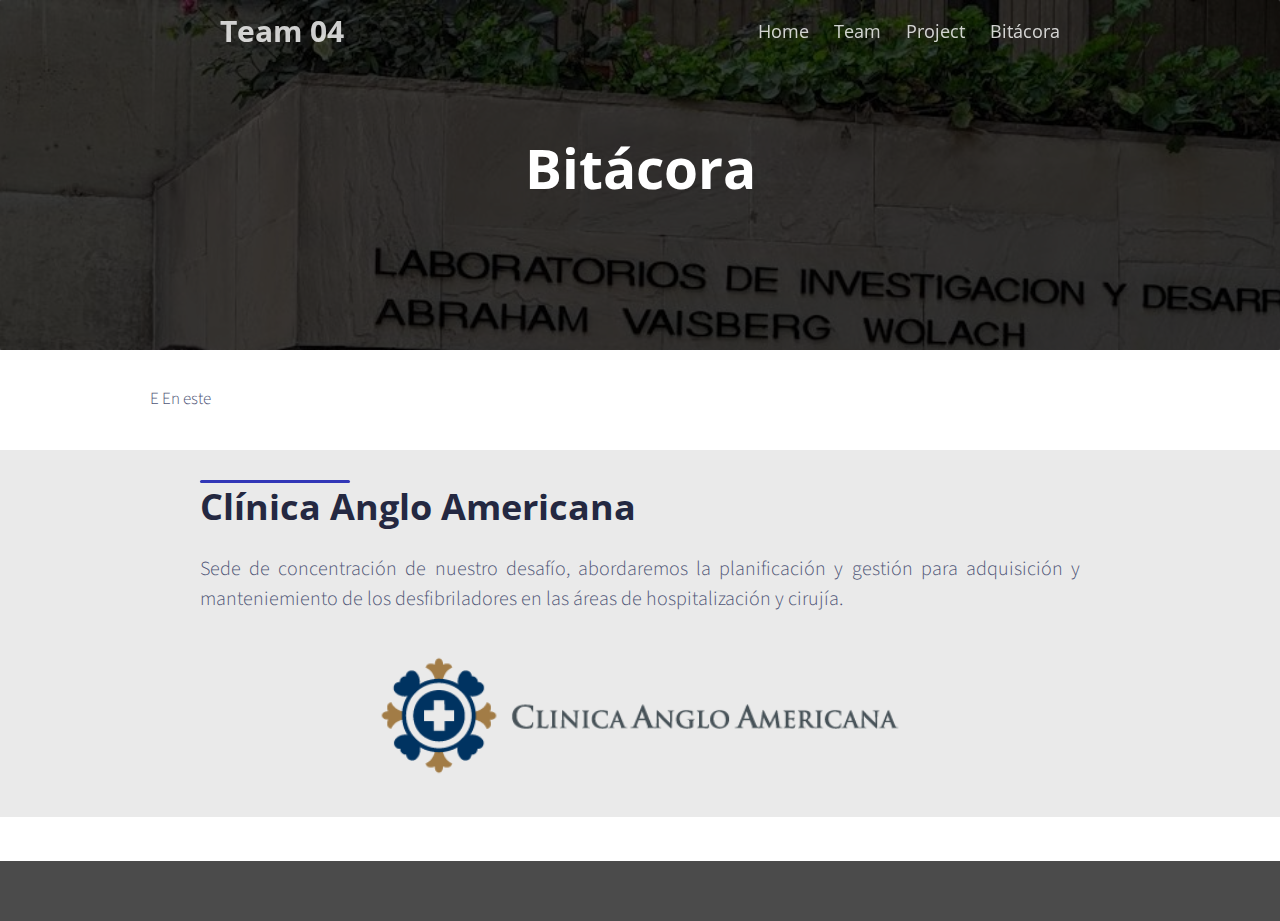
<file: bitacora.html>
<!doctype html>
<html>

<head>
  <title>Team 04 || Proyecto</title>
  <meta charset="utf-8" name="viewport" content="width=device-width, initial-scale=1">
  <link href="css/frame.css" media="screen" rel="stylesheet" type="text/css" />
  <link href="css/controls.css" media="screen" rel="stylesheet" type="text/css" />
  <link href="css/custom.css" media="screen" rel="stylesheet" type="text/css" />
  <link href='https://fonts.googleapis.com/css?family=Open+Sans:400,700' rel='stylesheet' type='text/css'>
  <link href='https://fonts.googleapis.com/css?family=Open+Sans+Condensed:300,700' rel='stylesheet' type='text/css'>
  <link href="https://fonts.googleapis.com/css?family=Source+Sans+Pro:400,700" rel="stylesheet">
  <script src="https://ajax.googleapis.com/ajax/libs/jquery/3.3.1/jquery.min.js"></script>
  <script src="js/menu.js"></script>
  <style>
    .sticky {
      background-color:#010315;
    }
  </style>
</head>

<body>
<!--------- NAV BAR --------->
  <div class="menu-container" id="menu">
      <div class="menu">
          <div class="menu-table flex-row-space-between">
            <div class="logo flex-row-center">
              <a href="index.html">Team 04</a>
            </div>
            <a class="menu-button" tabindex="0" href="javascript:void(0)">
              <img src="img/menu.png">
            </a>
            <div class="menu-items flex-row-center flex-item">
              <a href="index.html" class="menu-index">Home</a>
              <a href="team.html" class="menu-team">Team</a>
              <a href="proyecto.html"  >Project</a>
              <a href="bitacora.html" style="color: rgb(255, 255, 255); opacity: 1 ; font-weight: 700">Bitácora</a>
            </div>
          </div>
        </div>
    </div>
<!---------------------------------->
<div class="content-container" style="position:relative; background-color: ">
<!-------------------------------CABECERA--------------------------------->
    <div class="image parallax" style="background-image: url(img/Tean-Header01.jpg); min-height: 350px; margin: 0; z-index: 1">
        <div class="content-table flex-column" style="background-color: rgba(0, 0, 0, 0.72)">
            <div class="flex-item flex-column" style="position: relative; top: 100px">
            <h2 style="align-self: center; color: white; font-size: 55px; text-align: center">Bitácora</h2>
            </div>  
        </div>
      </div>
<!------------------------------------------------------------------------->
<!--/_/_/_/_/_/_/_/_/_/_/_/------CONTENIDO------/_/_/_/_/_/_/_/_/_/_/_/-->
    <div class="content">
      <div class="content-table flex-column">
        <div class="flex-row">
            <p style="text-align: justify; font-size: 17px; color: #505677">E   En este 
            </p>
          </div>
      </div>
    </div>

<!--/-/_/_/_/_/_/_/_/_/_/_/_/_/_/_/_/_/_/_/_/_/_/_/_/_/_/_/_/_/-->
<div style="background-color: #eaeaea">
    <div class="content" style="max-width: 900px; margin:auto">
    <div class="content-table flex-column">
        <div class="flex-row">
            <h2-2 style="text-align: left; font-size: 36px; color: #242841">Clínica Anglo Americana
            </h2-2>
            <div class="flex-row">
                    <p style="text-align: justify; font-size: 20px; color: #505677; margin: 5">Sede de concentración de nuestro desafío, abordaremos la planificación y gestión para adquisición y manteniemiento de los desfibriladores en las áreas de hospitalización y cirujía.
                  </p>
                <div class="flex-item flex-item-stretch flex-column" style="margin: 0">
                    <img class="image" src="img/Project-LogoAnglo.png" style="max-width: 550px; align-self: center">
                </div>

            </div>
            
          </div>
      </div>
</div></div>
    
<!--/-/_/_/_/_/_/_/_/_/_/_/_/_/_/_/_/_/_/_/_/_/_/_/_/_/_/_/_/_/-->

<br>

<!--/-/_/_/_/_/_/_/_/_/_/_/_/_/_/_/_/_/_/_/_/_/_/_/_/_/_/_/_/_/-->

      
<br>
<!-----------------PIE DE PÁGINA--------------------->
    <div style="background-color: #4b4b4b">
        <div class="content" style="font-size: 12px; align-self: : center; text-align: center">
            <div class="content-table flex-column" style="align-content: center">
                <div class="flex-row" style="color: white">
                  <div class="flex-item flex-column">
                    <p class="text text-large">
                      
                    </p>
                  </div>
                  <div class="flex-item flex-column">
                    <p class="text text-large">
                      
                    </p>
                  </div>
                </div>
            </div>
        </div>
      </div>
  </div>
<!--------------------------------------------->
</body>
</file>
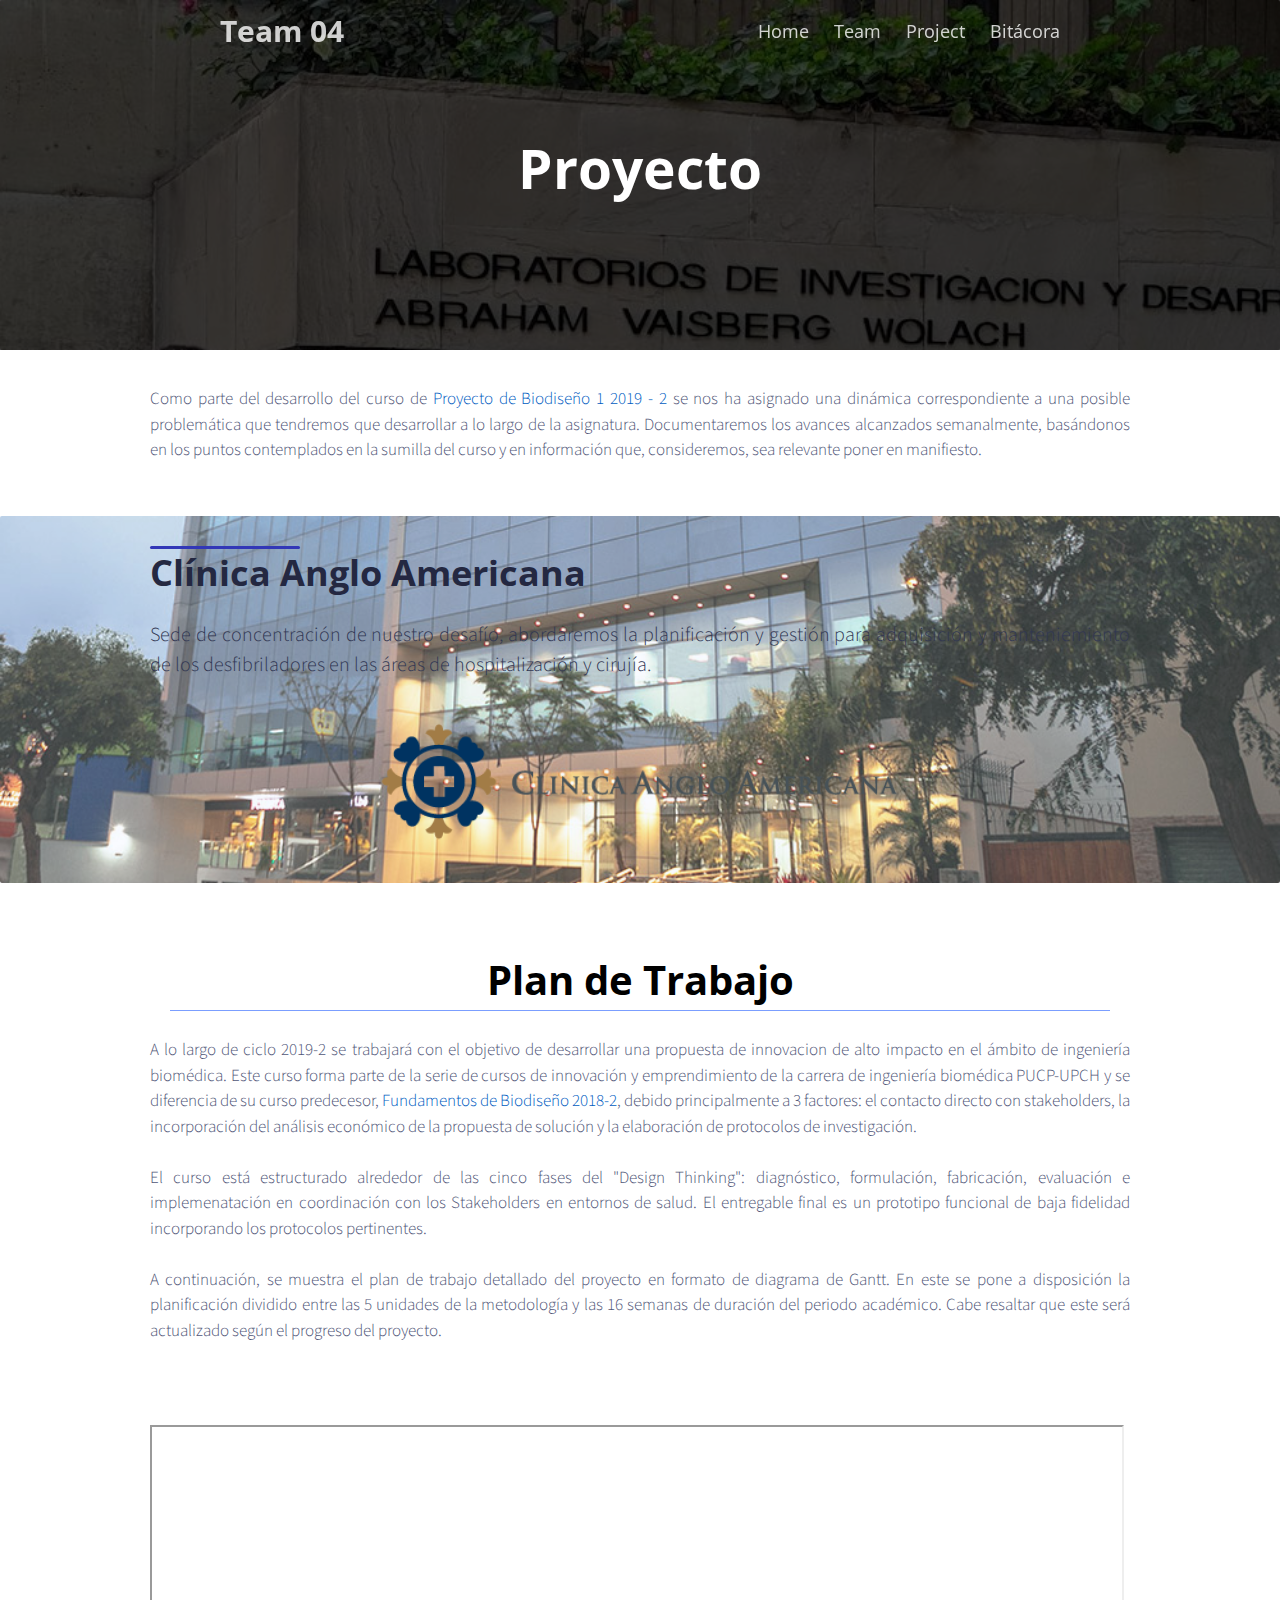
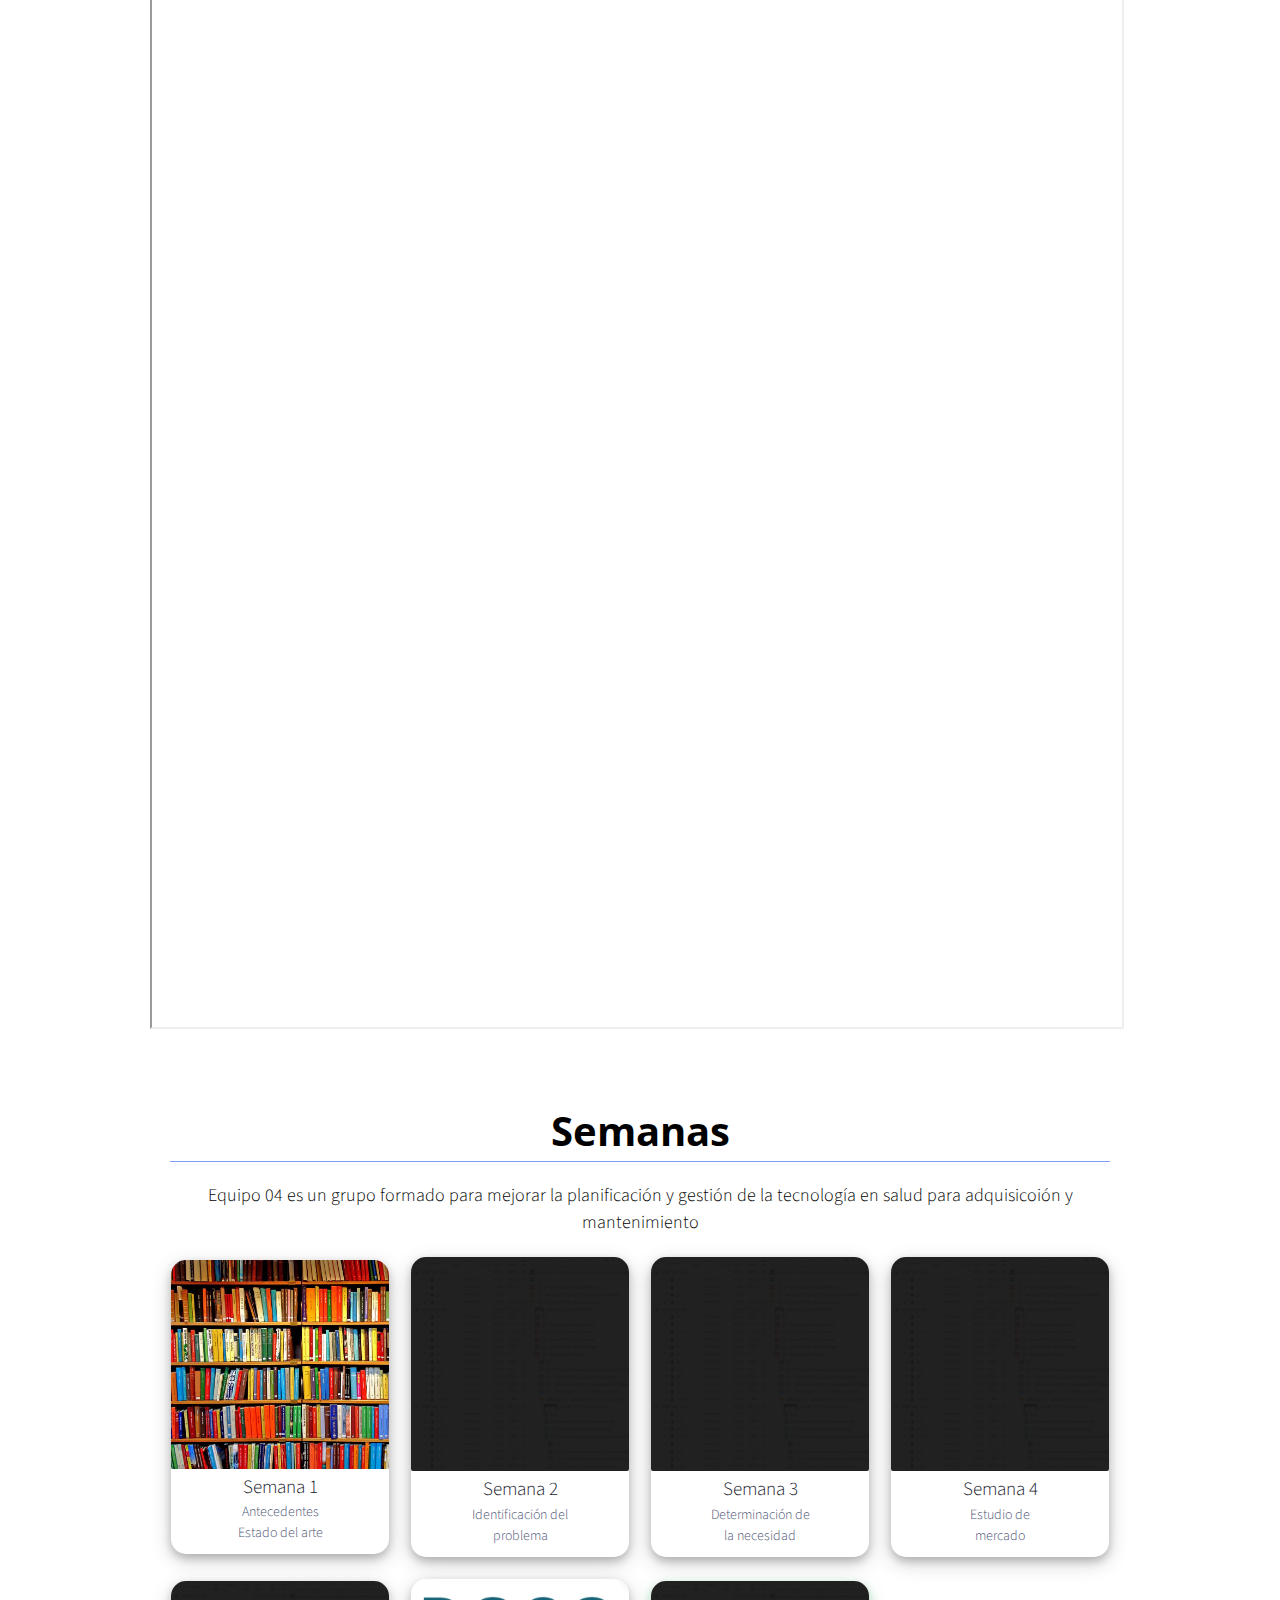
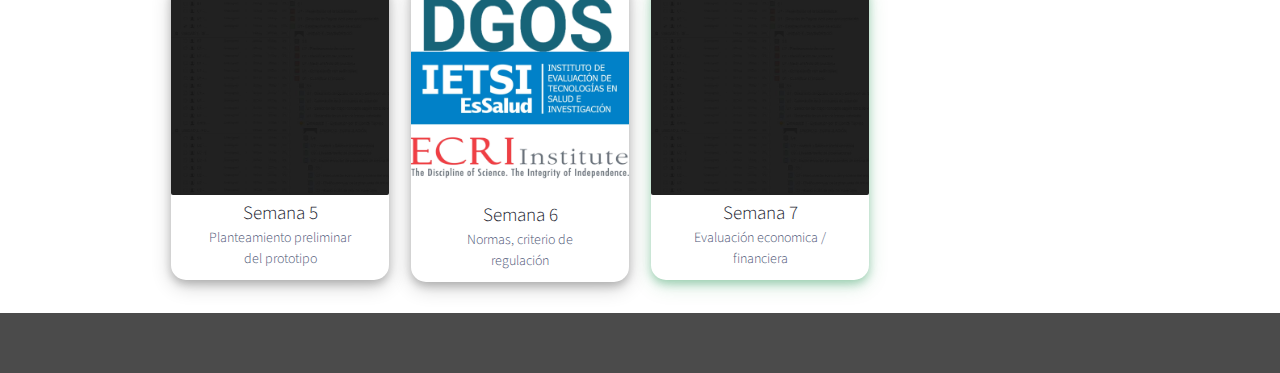
<file: proyecto.html>
<!doctype html>
<html>

<head>
  <title>Team 04 || Proyecto</title>
  <meta charset="utf-8" name="viewport" content="width=device-width, initial-scale=1">
  <link href="css/frame.css" media="screen" rel="stylesheet" type="text/css" />
  <link href="css/controls.css" media="screen" rel="stylesheet" type="text/css" />
  <link href="css/custom.css" media="screen" rel="stylesheet" type="text/css" />
  <link href='https://fonts.googleapis.com/css?family=Open+Sans:400,700' rel='stylesheet' type='text/css'>
  <link href='https://fonts.googleapis.com/css?family=Open+Sans+Condensed:300,700' rel='stylesheet' type='text/css'>
  <link href="https://fonts.googleapis.com/css?family=Source+Sans+Pro:400,700" rel="stylesheet">
  <script src="https://ajax.googleapis.com/ajax/libs/jquery/3.3.1/jquery.min.js"></script>
  <script src="js/menu.js"></script>
  <style>
    .menu-project {
      color: rgb(255, 255, 255) !important;
      opacity: 1 !important;
      font-weight: 700 !important;
    }
    .sticky {
      background-color:#010315;
    }
  </style>
</head>

<body>
<!--------- NAV BAR --------->
  <div class="menu-container" id="menu">
      <div class="menu">
          <div class="menu-table flex-row-space-between">
            <div class="logo flex-row-center">
              <a href="index.html">Team 04</a>
            </div>
            <a class="menu-button" tabindex="0" href="javascript:void(0)">
              <img src="img/menu.png">
            </a>
            <div class="menu-items flex-row-center flex-item">
              <a href="index.html" class="menu-index">Home</a>
              <a href="team.html" class="menu-team">Team</a>
              <a href="proyecto.html" class="menu-project">Project</a>
             <a href="bitacora.html" class="menu-embedding">Bitácora</a>
            </div>
          </div>
        </div>
    </div>
<!---------------------------------->
  <div class="content-container" style="position:relative; background-color: ">
<!-------------------------------CABECERA--------------------------------->
    <div class="image parallax" style="background-image: url(img/Tean-Header01.jpg); min-height: 350px; margin: 0; z-index: 1">
        <div class="content-table flex-column" style="background-color: rgba(0, 0, 0, 0.72)">
            <div class="flex-item flex-column" style="position: relative; top: 100px">
            <h2 style="align-self: center; color: white; font-size: 55px; text-align: center">Proyecto</h2>
            </div>  
        </div>
      </div>
<!------------------------------------------------------------------------->
<!--/_/_/_/_/_/_/_/_/_/_/_/------CONTENIDO------/_/_/_/_/_/_/_/_/_/_/_/-->
    <div class="content">
      <div class="content-table flex-column">
        <div class="flex-row">
            <p style="text-align: justify; font-size: 17px; color: #505677">Como parte del desarrollo del curso de <a href="https://biodesign-project-1.github.io/">Proyecto de Biodiseño 1 2019 - 2</a> se nos ha asignado una dinámica correspondiente a una posible problemática que tendremos que desarrollar a lo largo de la asignatura. Documentaremos los avances alcanzados semanalmente, basándonos en los puntos contemplados en la sumilla del curso y en información que, consideremos, sea relevante poner en manifiesto.
            </p>
          </div>
      </div>
    </div>

<!--/-/_/_/_/_/_/_/_/_/_/_/_/_/_/_/_/_/_/_/_/_/_/_/_/_/_/_/_/_/-->
<div class="image parallax" style="background-image: url(img/Project-Anglo-DrFleck.jpg)">

    <div style="width: 100%; background-color: rgba(228, 235, 255, 0.22)">
    <div class="content">
        <div class="content-table flex-column">
        <div class="flex-row">
            <h2-2 style="text-align: left; font-size: 36px; color: #242841">Clínica Anglo Americana
            </h2-2>
            <div class="flex-row">
                    <p style="text-align: justify; font-size: 20px; color: #313753; margin: 5">Sede de concentración de nuestro desafío, abordaremos la planificación y gestión para adquisición y manteniemiento de los desfibriladores en las áreas de hospitalización y cirujía.
                  </p>
                <div class="flex-item flex-item-stretch flex-column" style="margin: 0">
                    <img class="image" src="img/Project-LogoAnglo.png" style="max-width: 550px; align-self: center">
                </div>
            </div>
            </div>
      </div>
    </div>
    </div>

    
</div>
    
<!--/-/_/_/_/_/_/_/_/_/_/_/_/_/_/_/_/_/_/_/_/_/_/_/_/_/_/_/_/_/-->

<br>

            
    
              

<div class="content">
      <div class="content-table flex-column">
          <div class="flex-row">
            <div class="flex-item flex-column" style="width: 100%">
                  <h2 style="text-align: center; font-size: 40px">Plan de Trabajo </h2>
                  <hr style="background-color: #7b9eff; height: 1px; border: 0">
                  
              </div>
            <p style="text-align: justify; font-size: 17px; color: #505677">A lo largo de ciclo 2019-2 se trabajará con el objetivo de desarrollar una propuesta de innovacion de alto impacto en el ámbito de  ingeniería biomédica. Este curso forma parte de la serie de cursos de innovación y emprendimiento de la carrera de ingeniería biomédica PUCP-UPCH y se diferencia de su curso predecesor, <a href="https://estefanoa21.github.io/Proyecto-TendinitisdeQuervain/">Fundamentos de Biodiseño 2018-2</a>, debido principalmente a 3 factores: el contacto directo con stakeholders, la incorporación del análisis económico de la propuesta de solución y la elaboración de protocolos de investigación.
           
            <br><br>
            El curso está estructurado alrededor de las cinco fases del "Design Thinking": diagnóstico, formulación, fabricación, evaluación e implemenatación en coordinación con los Stakeholders en entornos de salud. El entregable final es un prototipo funcional de baja fidelidad incorporando los protocolos pertinentes.
            <br><br>
            A continuación, se muestra el plan de trabajo detallado del proyecto en formato de diagrama de Gantt. En este se pone a disposición la planificación dividido entre las 5 unidades de la metodología y las 16 semanas de duración del periodo académico. Cabe resaltar que este será actualizado según el progreso del proyecto.
            </p>
            <br>
          </div>
    </div>
    </div>
<div class="content">
      <div class="content-table flex-column">
          <div class="flex-row">
              <iframe src="https://app.instagantt.com/shared/s/1137988203158041/latest" 
       width=99% height="1200" ></iframe>
          </div>
        
          </div>
      </div>

<!--/-/_/_/_/_/_/_/_/_/_/_/_/_/_/_/_/_/_/_/_/_/_/_/_/_/_/_/_/_/-->

      
<br>
    <div class="content">
    <div class="content-table flex-column">
        <div class="flex-row">
              <div class="flex-item flex-column">
                  <h2 style="text-align: center; font-size: 40px">Semanas</h2>
                  <hr style="background-color: #7b9eff; height: 1px; border: 0">
                  <p class="text" style="text-align: center; font-size: 18px">
                      Equipo 04 es un grupo formado para mejorar la planificación y gestión de la tecnología en salud para adquisicoión y mantenimiento </p>
              </div>
              <div class="gallery" style="align-self: center; background-color: #ffffff; width: 100%px">
                  <a class="flex-column" href="semana1.html" style="min-width:25% ">
                      <div class="week"> 
                        <img class="image adaptative-image week-image" src="img/Home-semana02.jpg">
                        <div class="image-caption" style="font-size: 19px; color: #20222e">Semana 1</div>
                            <p class="image-caption" style="font-size: 14px"> Antecedentes</p>
                            <p class="image-caption" style="font-size: 14px"> Estado del arte</p>
                      </div>
                      
                  </a>
                  <a class="flex-column" href="semana2.html" style="min-width:25% ">
                      <div class="week"> 
                        <img class="image adaptative-image week-image" src="img/Home-semana04.jpg">
                        <div class="image-caption" style="font-size: 19px; color: #20222e">Semana 2</div>
                            <p class="image-caption" style="font-size: 14px"> Identificación del</p>
                            <p class="image-caption" style="font-size: 14px"> problema</p>
                      </div>
                  </a>
                  <a class="flex-column"  href="semana3.html" style="min-width:25% ">
                      <div class="week"> 
                        <img class="image adaptative-image week-image" src="img/Home-semana04.jpg">
                        <div class="image-caption" style="font-size: 19px; color: #20222e">Semana 3</div>
                            <p class="image-caption" style="font-size: 14px"> Determinación de</p>
                            <p class="image-caption" style="font-size: 14px"> la necesidad</p>
                      </div>
                  </a>
                  <a class="flex-column"  href="semana4.html" style="min-width:25% ">
                      <div class="week"> 
                        <img class="image adaptative-image week-image" src="img/Home-semana04.jpg">
                        <div class="image-caption" style="font-size: 19px; color: #20222e">Semana 4</div>
                            <p class="image-caption" style="font-size: 14px"> Estudio de</p>
                            <p class="image-caption" style="font-size: 14px"> mercado</p>
                      </div>
                  </a>
                  <a class="flex-column" href="semana5.html" style="min-width:25% ">
                      <div class="week"> 
                        <img class="image adaptative-image week-image" src="img/Home-semana04.jpg">
                        <div class="image-caption" style="font-size: 19px; color: #20222e">Semana 5</div>
                            <p class="image-caption" style="font-size: 14px"> Planteamiento preliminar</p>
                            <p class="image-caption" style="font-size: 14px"> del prototipo</p>
                      </div>
                  </a>
                  <a class="flex-column" href="semana5.html" style="min-width:25% ">
                      <div class="week"> 
                        <img class="image adaptative-image week-image" src="img/Home-semana05.jpg">
                        <div class="image-caption" style="font-size: 19px; color: #20222e">Semana 6</div>
                            <p class="image-caption" style="font-size: 14px"> Normas, criterio de</p>
                            <p class="image-caption" style="font-size: 14px"> regulación</p>
                      </div>
                  </a>
                  <a class="flex-column" href="" style="min-width:25% ">
                      <div class="week actual"> 
                        <img class="image adaptative-image week-image" src="img/Home-semana04.jpg">
                        <div class="image-caption" style="font-size: 19px; color: #20222e">Semana 7</div>
                            <p class="image-caption" style="font-size: 14px"> Evaluación economica /</p>
                            <p class="image-caption" style="font-size: 14px"> financiera</p>
                      </div>
                  </a>
                  
                </div>
          </div>
      </div>
    </div>
<!-----------------PIE DE PÁGINA--------------------->
    <div style="background-color: #4b4b4b">
        <div class="content" style="font-size: 12px; align-self: : center; text-align: center">
            <div class="content-table flex-column" style="align-content: center">
                <div class="flex-row" style="color: white">
                  <div class="flex-item flex-column">
                    <p class="text text-large">
                      
                    </p>
                  </div>
                  <div class="flex-item flex-column">
                    <p class="text text-large">
                      
                    </p>
                  </div>
                </div>
            </div>
        </div>
      </div>
  </div>
<!--------------------------------------------->

    
</body>

</html>
</file>
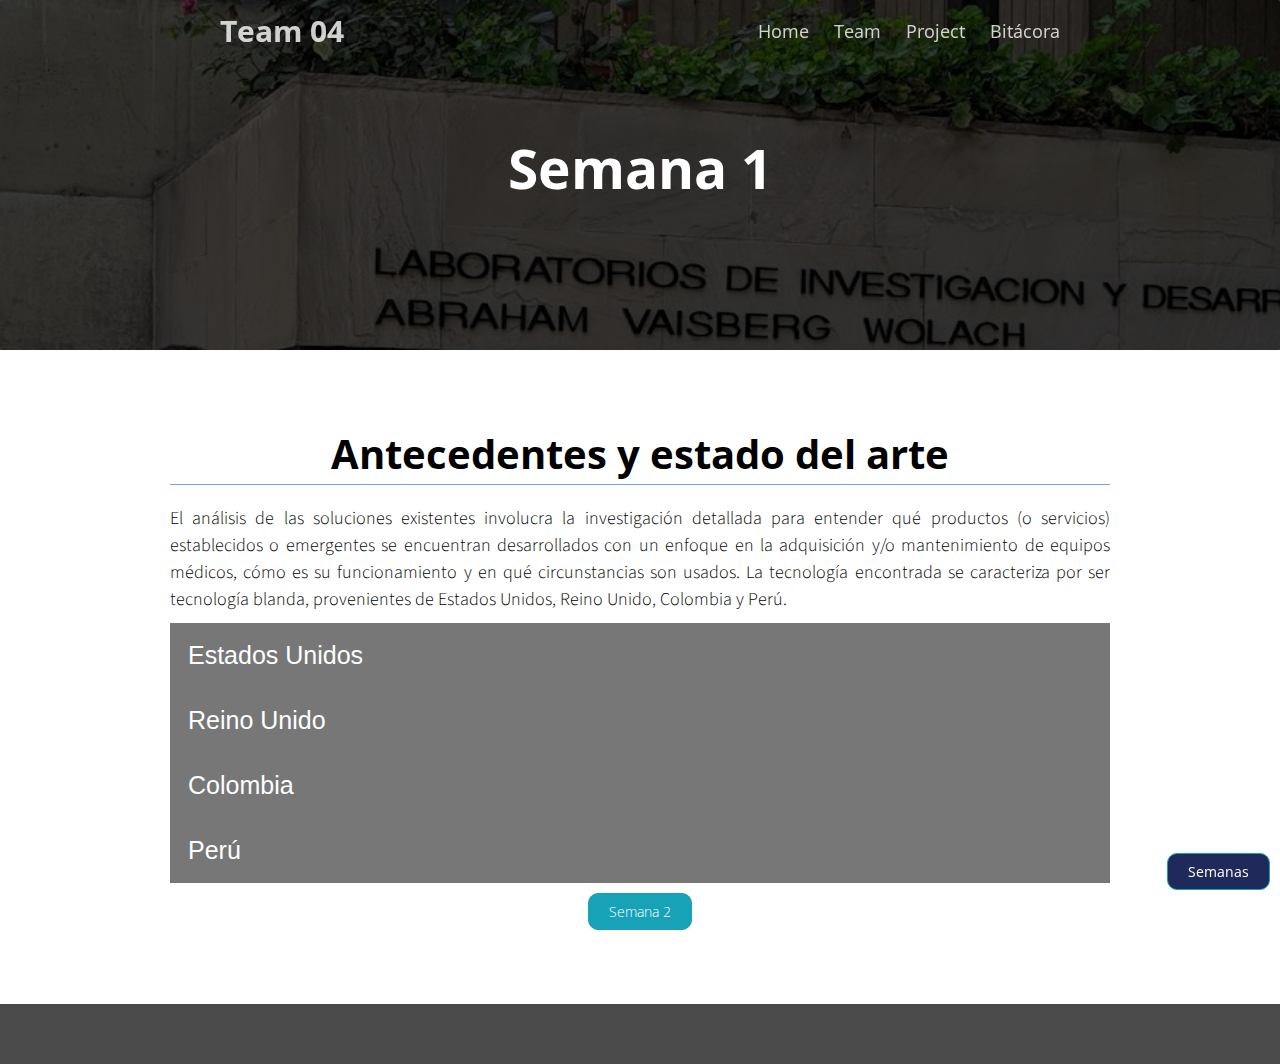
<file: semana1.html>
<!doctype html>
<html>

<head>
  <title>Team 04 || Semana 1</title>
  <meta charset="utf-8" name="viewport" content="width=device-width, initial-scale=1">
  <link href="css/frame.css" media="screen" rel="stylesheet" type="text/css" />
  <link href="css/controls.css" media="screen" rel="stylesheet" type="text/css" />
  <link href="css/custom.css" media="screen" rel="stylesheet" type="text/css" />
  <link href='https://fonts.googleapis.com/css?family=Open+Sans:400,700' rel='stylesheet' type='text/css'>
  <link href='https://fonts.googleapis.com/css?family=Open+Sans+Condensed:300,700' rel='stylesheet' type='text/css'>
  <link href="https://fonts.googleapis.com/css?family=Source+Sans+Pro:400,700" rel="stylesheet">
  <script src="https://ajax.googleapis.com/ajax/libs/jquery/3.3.1/jquery.min.js"></script>
  <script src="js/menu.js"></script>
  <style>
    .menu-proyecto {
      color: rgb(255, 255, 255) !important;
      opacity: 1 !important;
      font-weight: 700 !important;
    }    
  </style>
</head>

<body>
<!--------- NAV BAR --------->
  <div class="menu-container" id="menu">
      <div class="menu">
          <div class="menu-table flex-row-space-between">
            <div class="logo flex-row-center">
              <a href="index.html">Team 04</a>
            </div>
            <a class="menu-button" tabindex="0" href="javascript:void(0)">
              <img src="img/menu.png">
            </a>
            <div class="menu-items flex-row-center flex-item">
              <a href="index.html" class="menu-index">Home</a>
              <a href="team.html" class="menu-team" style="opacity: 1; font-weight: 700; color: rgb(255,255,255)">Team</a>
              <a href="proyecto.html" class="menu-proyecto">Project</a>
              <a href="bitacora.html" class="menu-embedding">Bitácora</a>
            </div>
          </div>
        </div>
    </div>
<!---------------------------------->
  <div class="content-container" style="position:relative; background-color: ">
<!-------------------------------CABECERA--------------------------------->
    <div class="image parallax" style="background-image: url(img/Tean-Header01.jpg); min-height: 350px; margin: 0; z-index: 1">
        <div class="content-table flex-column" style="background-color: rgba(0, 0, 0, 0.72)">
            <div class="flex-item flex-column" style="position: relative; top: 100px">
            <h2 style="align-self: center; color: white; font-size: 55px; text-align: center">Semana 1</h2>
            <h4 style="align-self: center; color: #bfbfbf; font-size: 18px"></h4>
            </div>  
        </div>
      </div>
<!------------------------------------------------------------------------->
<!----------------------Menu de semanas--------------------->
    <div class="sidebar border-right" style="display:none; position: fixed; right: 5px" id="mySidebar">
        <div class="flex-column">
            <a href="semana1.html" class="bar-item button" style="color:#000000; text-decoration: none">Semana 1</a>
            <a href="semana2.html" class="bar-item button" style="color:#000000; text-decoration: none">Semana 2</a>
            <a href="semana3.html" class="bar-item button" style="color:#000000; text-decoration: none">Semana 3</a>
            <a href="semana4.html" class="bar-item button" style="color:#000000; text-decoration: none">Semana 4</a>
            <a href="semana5.html" class="bar-item button" style="color:#000000; text-decoration: none">Semana 5</a>
        </div>
    </div>
    <div style="position: fixed; z-index: 2; bottom: 10px; right: 10px"><a class="custom-button custom-button-info" style="border-radius: 10px; width: 100; background-color: rgba(0, 13, 67, 0.88)" onclick="openWeek()">Semanas</a>
    </div>
<!-------------------------------------------->
<!--/_/_/_/_/_/_/_/_/_/_/_/------CONTENIDO------/_/_/_/_/_/_/_/_/_/_/_/-->
    <br><br>
    <div class="content">
      <div class="content-table flex-column">
<!-----------------About Us--------------------->
        <div class="flex-row">
          <div class="flex-item flex-column">
            <h2 style="text-align: center; font-size: 40px">Antecedentes y estado del arte</h2>
            <hr style="background-color: #7b9eff; height: 1px; border: 0">
            <p class="text" style="text-align: justify; font-size: 18px">
            El análisis de las soluciones existentes involucra la investigación detallada para
entender qué productos (o servicios) establecidos o emergentes se encuentran
desarrollados con un enfoque en la adquisición y/o mantenimiento de equipos
médicos, cómo es su funcionamiento y en qué circunstancias son usados.
La tecnología encontrada se caracteriza por ser tecnología blanda, provenientes de
Estados Unidos, Reino Unido, Colombia y Perú.
    
            </p>
          </div>
        </div>

<!--------------------------------------------->
<!-------------------Equipo--------------------->
        <div class="flex-row">
          <div class="flex-item flex-item-stretch flex-column">
            <button type="button" class="collapsible">Estados Unidos</button>
            <div class="content" style="display:none">
              <h2>Medical Device Management</h2>
              <p>Service Works Global® Medical Device Management es un software de
                administración de dispositivos médicos que centraliza la gestión y planificación
                del mantenimiento para minimizar el tiempo de inactividad, extender la vida útil
                del equipo y reducir el gasto presupuestario. Permite al personal del hospital,
                ingenieros clínicos y equipos de mantenimiento optimizar la gestión de equipos
                médicos para una amplia gama de dispositivos, como ventiladores, máquinas de
                rayos X y escáneres de tomografía computarizada.
              </p>
            </div>
            <button type="button" class="collapsible">Reino Unido</button>
            <div class="content" style="display:none">
              <h2> Medicines and Healthcare Products Regulatory (MHRA) </h2>
              <p>Guía para ayudar a hospitales y organizaciones responsables de la gestión de
                  equipos médicos a establecer y desarrollar sistemas que promueven el uso de
                  equipos médicos para una atención en salud segura y eficaz. Estructurada en 6
                  etapas: Adquisición de dispositivos, Entrenamiento, Mantenimiento y reparación,
                  Reporte de incidentes adversos, Descontaminación y Dada de baja (disposición
                  final).
              </p>
            </div>
            <button type="button" class="collapsible">Colombia</button>
            <div class="content" style="display:none">
              <h2>Modelo para Evaluación de Tecnología Biomédica y su Aplicación en la
                Adquisición de Equipos para un Hospital Público Colombiano</h2>
              <p>Se presentan una revisión contemporánea de modelos para adquisición de
                tecnología biomédica y una descripción detallada del modelo diseñado para un
                hospital público colombiano con los resultados de su aplicación en la compra de
                la dotación de su unidad de cuidados intensivos (UCI). Permite a los proveedores
                conocer la forma en que serán evaluados y, luego de saber que cumplen los
                requisitos mínimos, mejorar las demás características de su oferta mejorando el
                macroproceso de gestión tecnológica
              </p>
            </div>
            <button type="button" class="collapsible">Perú</button>
            <div class="content" style="display:none">
              <h2> Plataforma informática avanzada de soporte de procesos que intervienen en
                la gestión de equipos médicos en establecimientos de salud peruanos</h2>
              <p>La tesis propone implementar una plataforma informática que permita dar
                soporte a la gestión de los equipos médicos en los establecimientos de salud del
                país, ya que la gestión de los establecimientos no lo tienen desarrollado. Este 
                proyecto busca en un futuro implementar el proceso de la Evaluación de las
                Tecnologías de Información con el fin de gestionar mejor la valorización de las
                tecnologías sanitarias que permitirán mejorar la toma de decisiones en nuevas
                adquisiciones.
              </p>
            </div>
          </div>
        </div>

          <div class="control-group" style="align-self: center">
                  <a class="custom-button custom-button-info" href="semana2.html" style="border-radius: 10px">Semana 2</a>
              </div>

<!--------------------------------------------->
      </div>
    </div>
    <br><br>
<!--/-/_/_/_/_/_/_/_/_/_/_/_/_/_/_/_/_/_/_/_/_/_/_/_/_/_/_/_/_/-->
      
<!-----------------PIE DE PÁGINA--------------------->
    <div style="background-color: #4b4b4b">
        <div class="content" style="font-size: 12px; align-self: : center; text-align: center">
            <div class="content-table flex-column" style="align-content: center">
                <div class="flex-row" style="color: white">
                  <div class="flex-item flex-column">
                    <p class="text text-large">

                    </p>
                  </div>
                  <div class="flex-item flex-column">
                    <p class="text text-large">

                    </p>
                  </div>
                </div>
            </div>
        </div>
      </div>
  </div>
<!--------------------------------------------->
<script>
var coll = document.getElementsByClassName("collapsible");
var i;

for (i = 0; i < coll.length; i++) {
  coll[i].addEventListener("click", function() {
    this.classList.toggle("active");
    var content = this.nextElementSibling;
    if (content.style.display === "block") {
      content.style.display = "none";
    } else {
      content.style.display = "block";
    }
  });
}
</script>
</body>

</html>
</file>
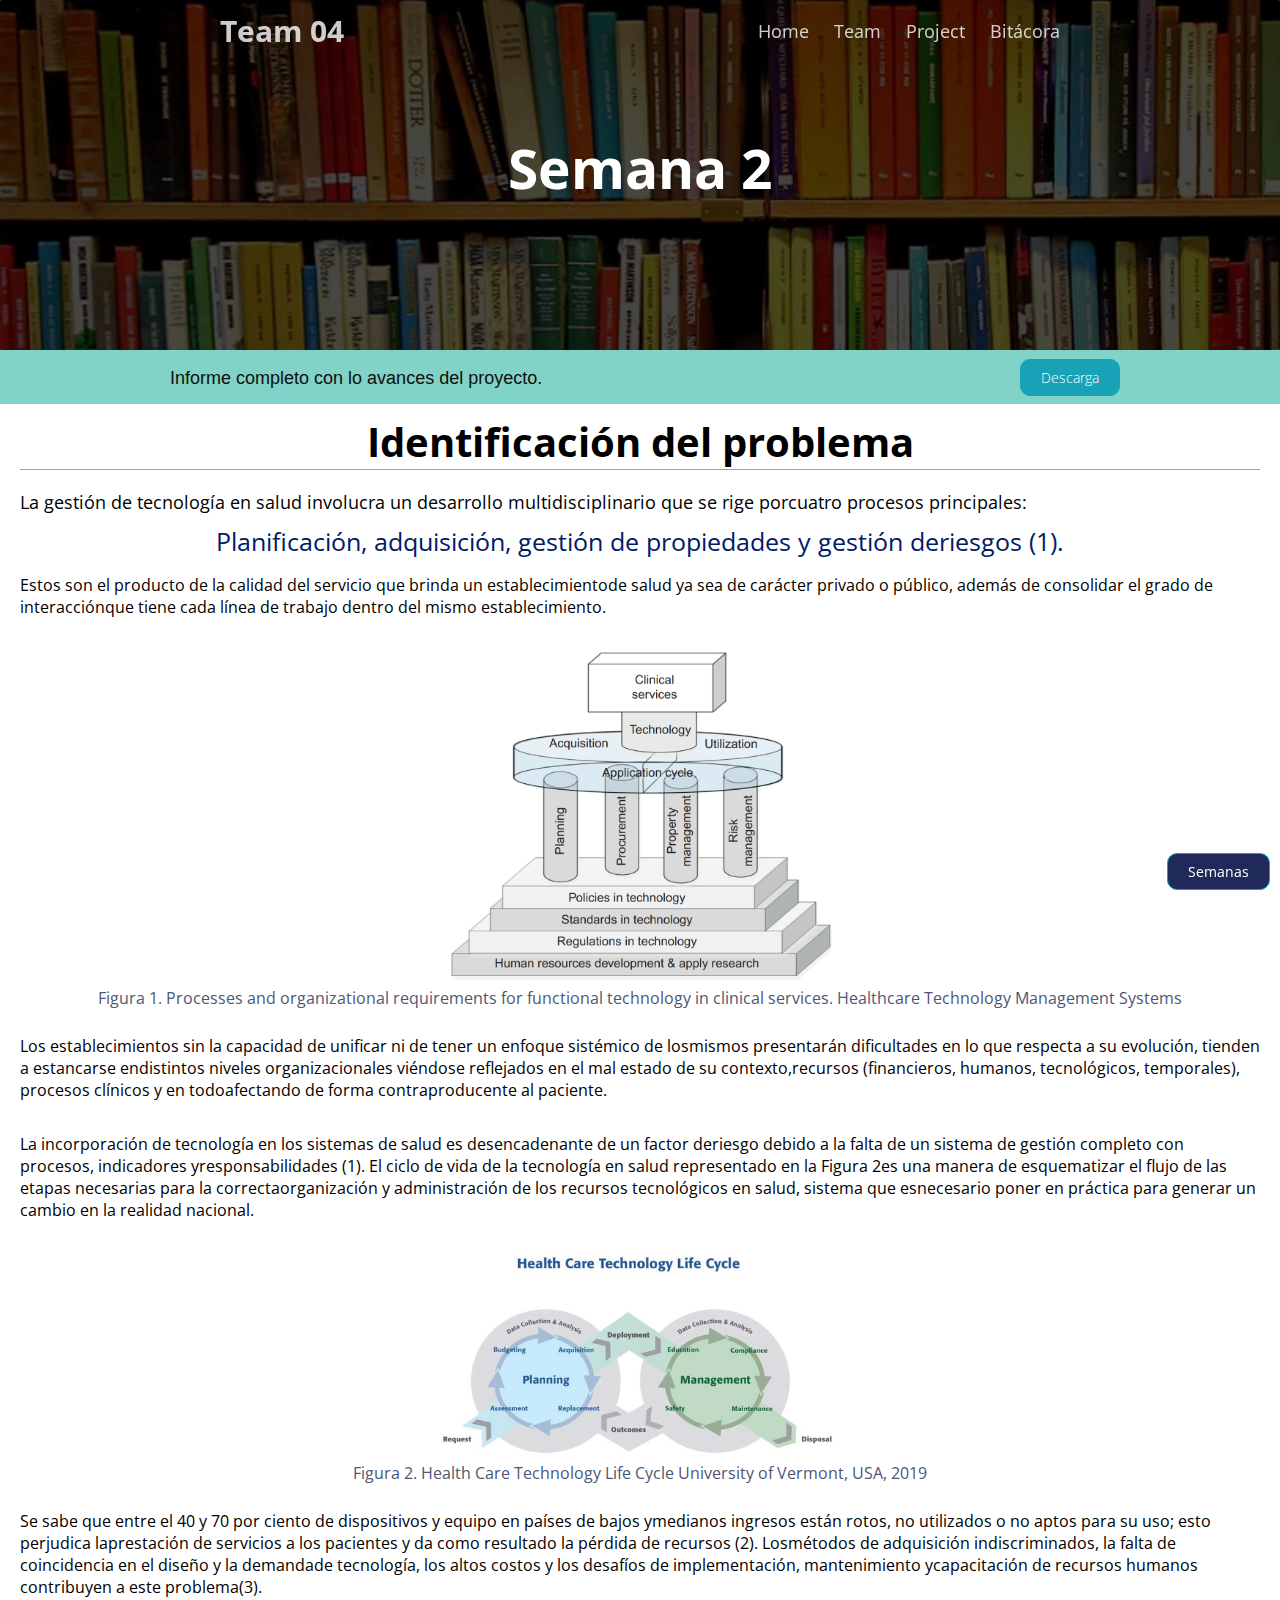
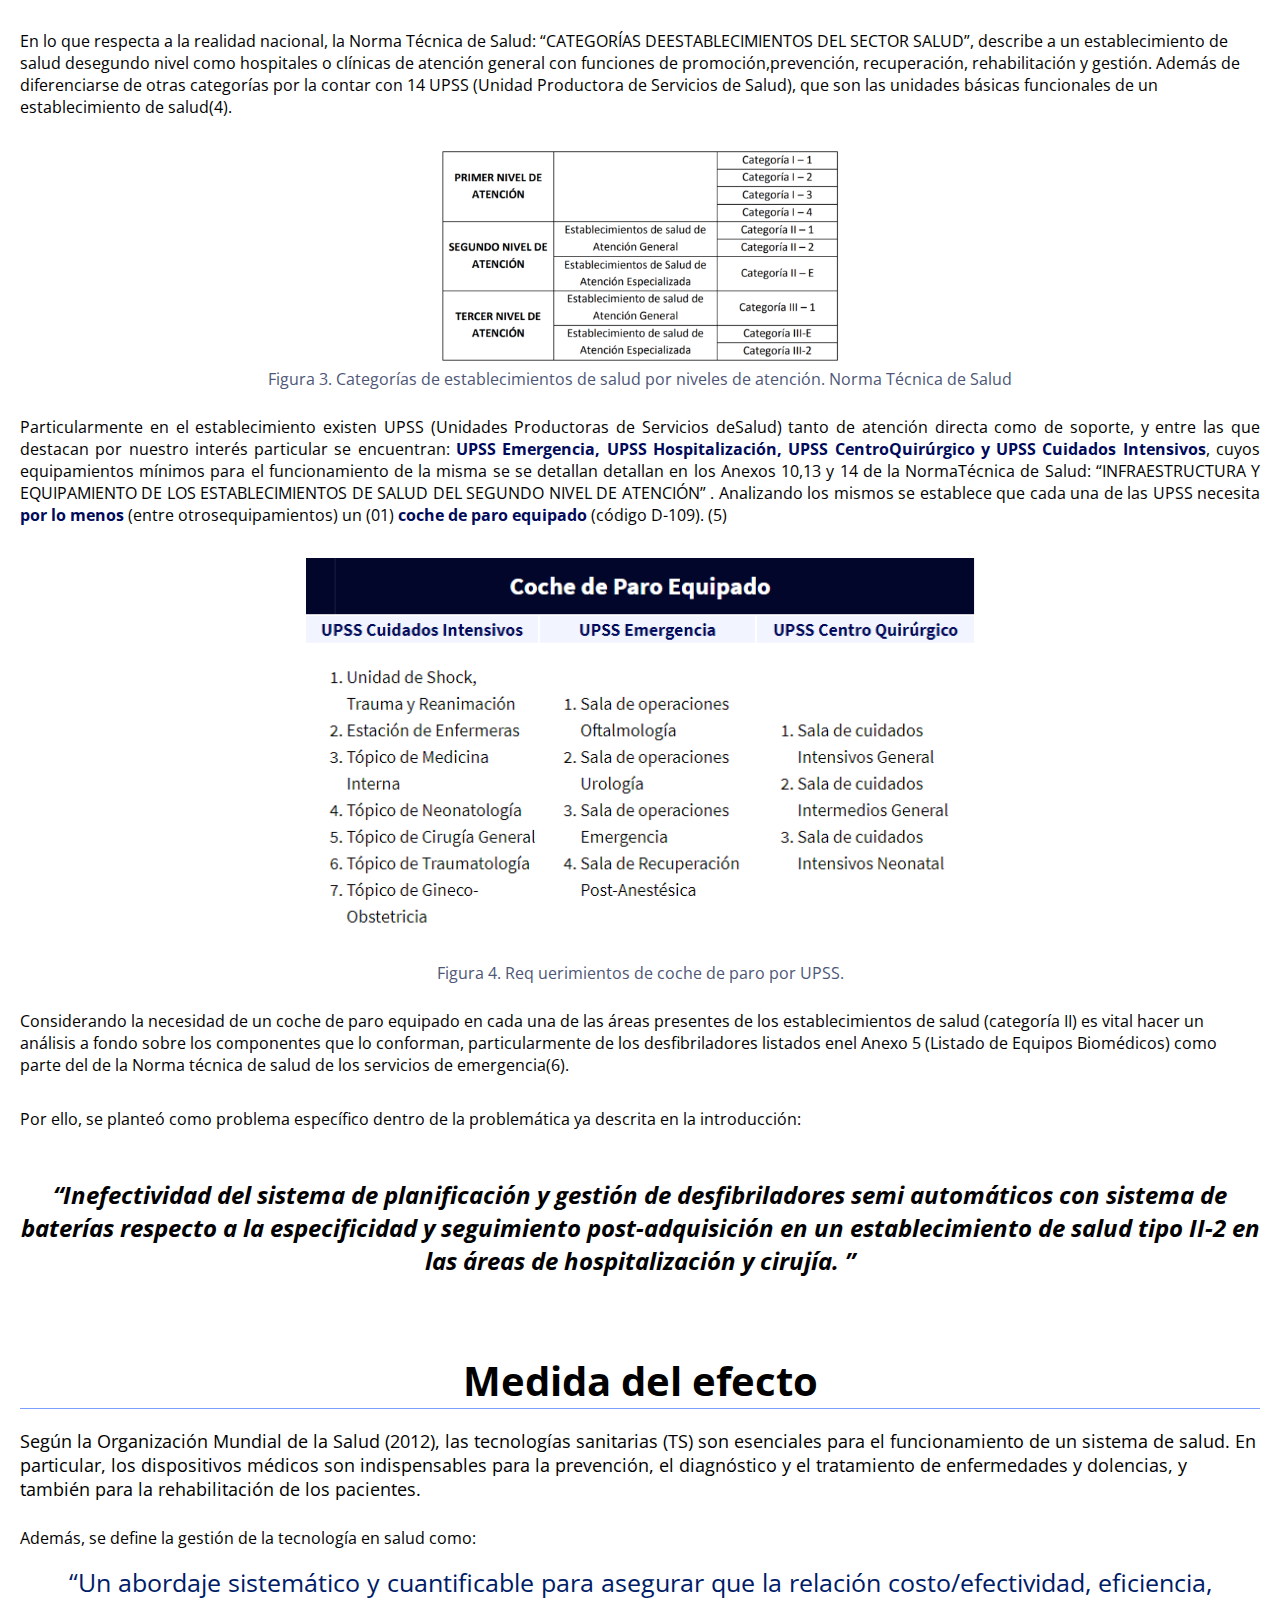
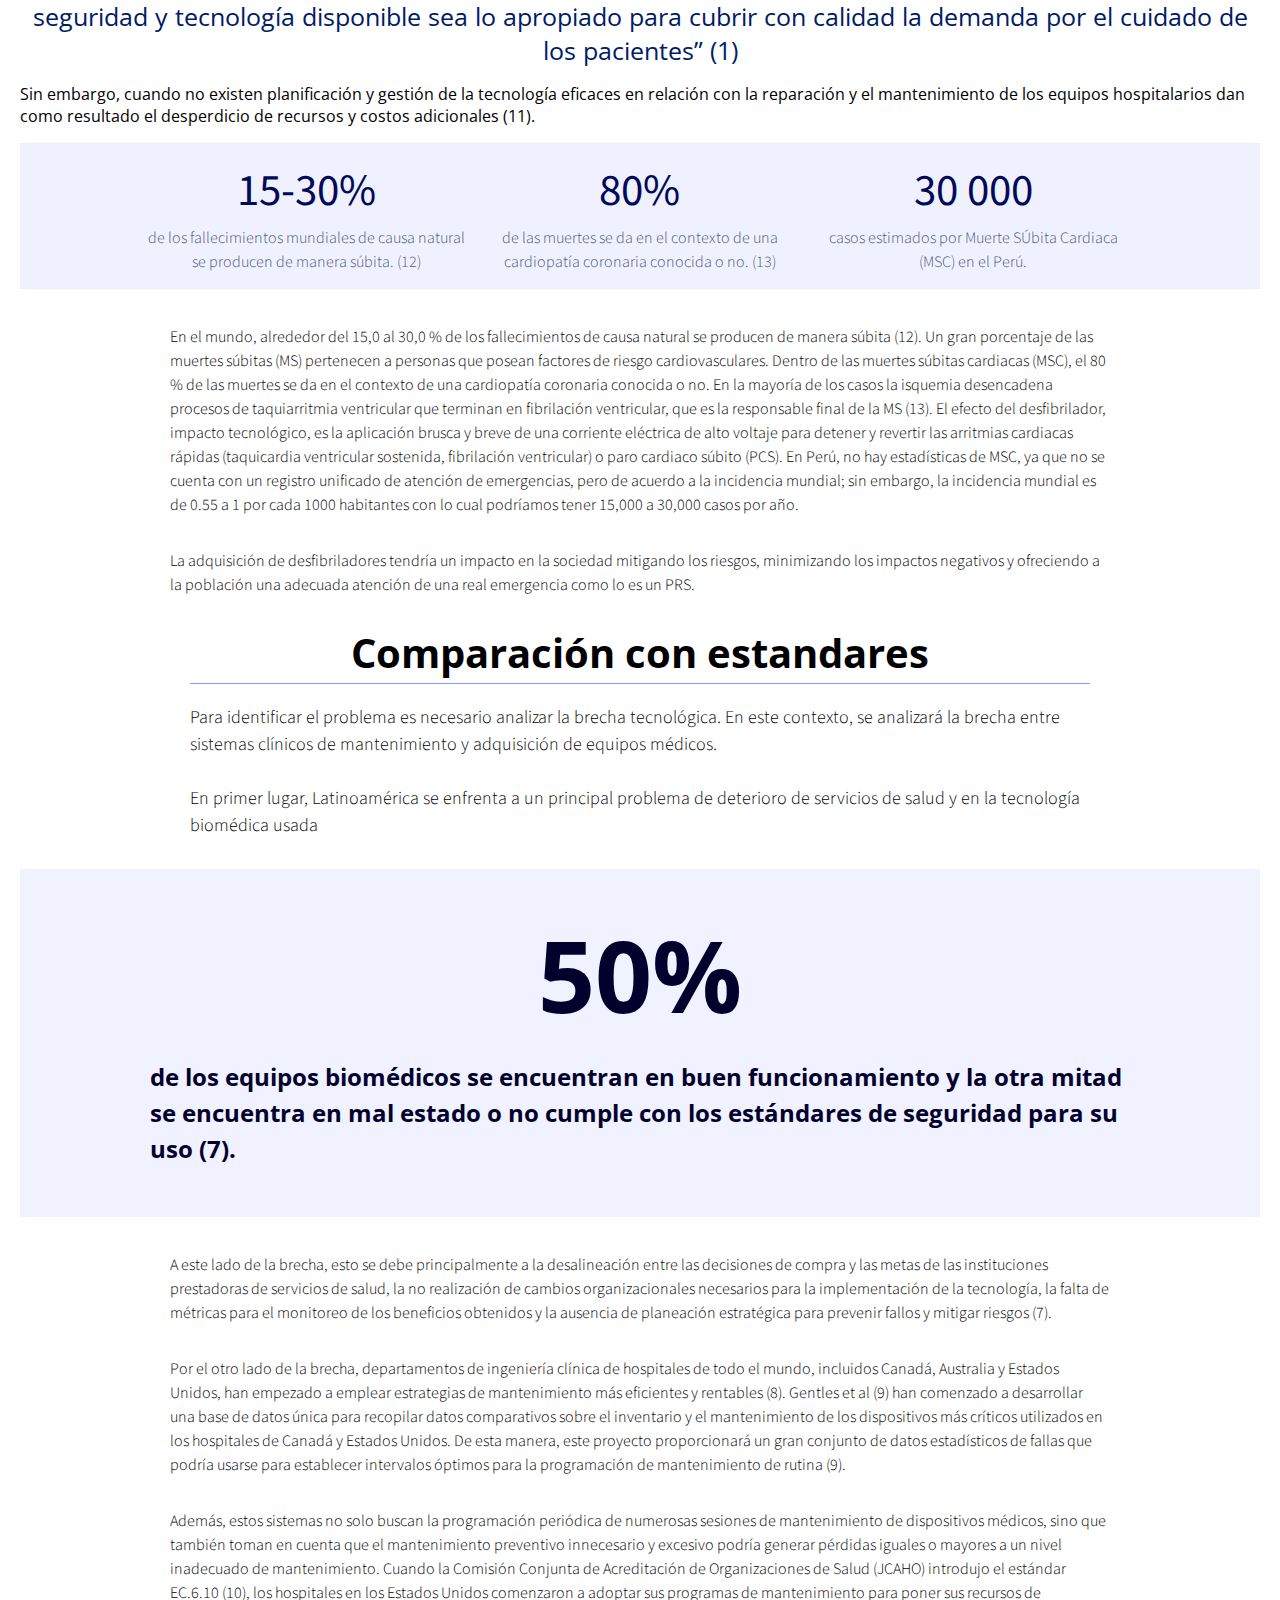
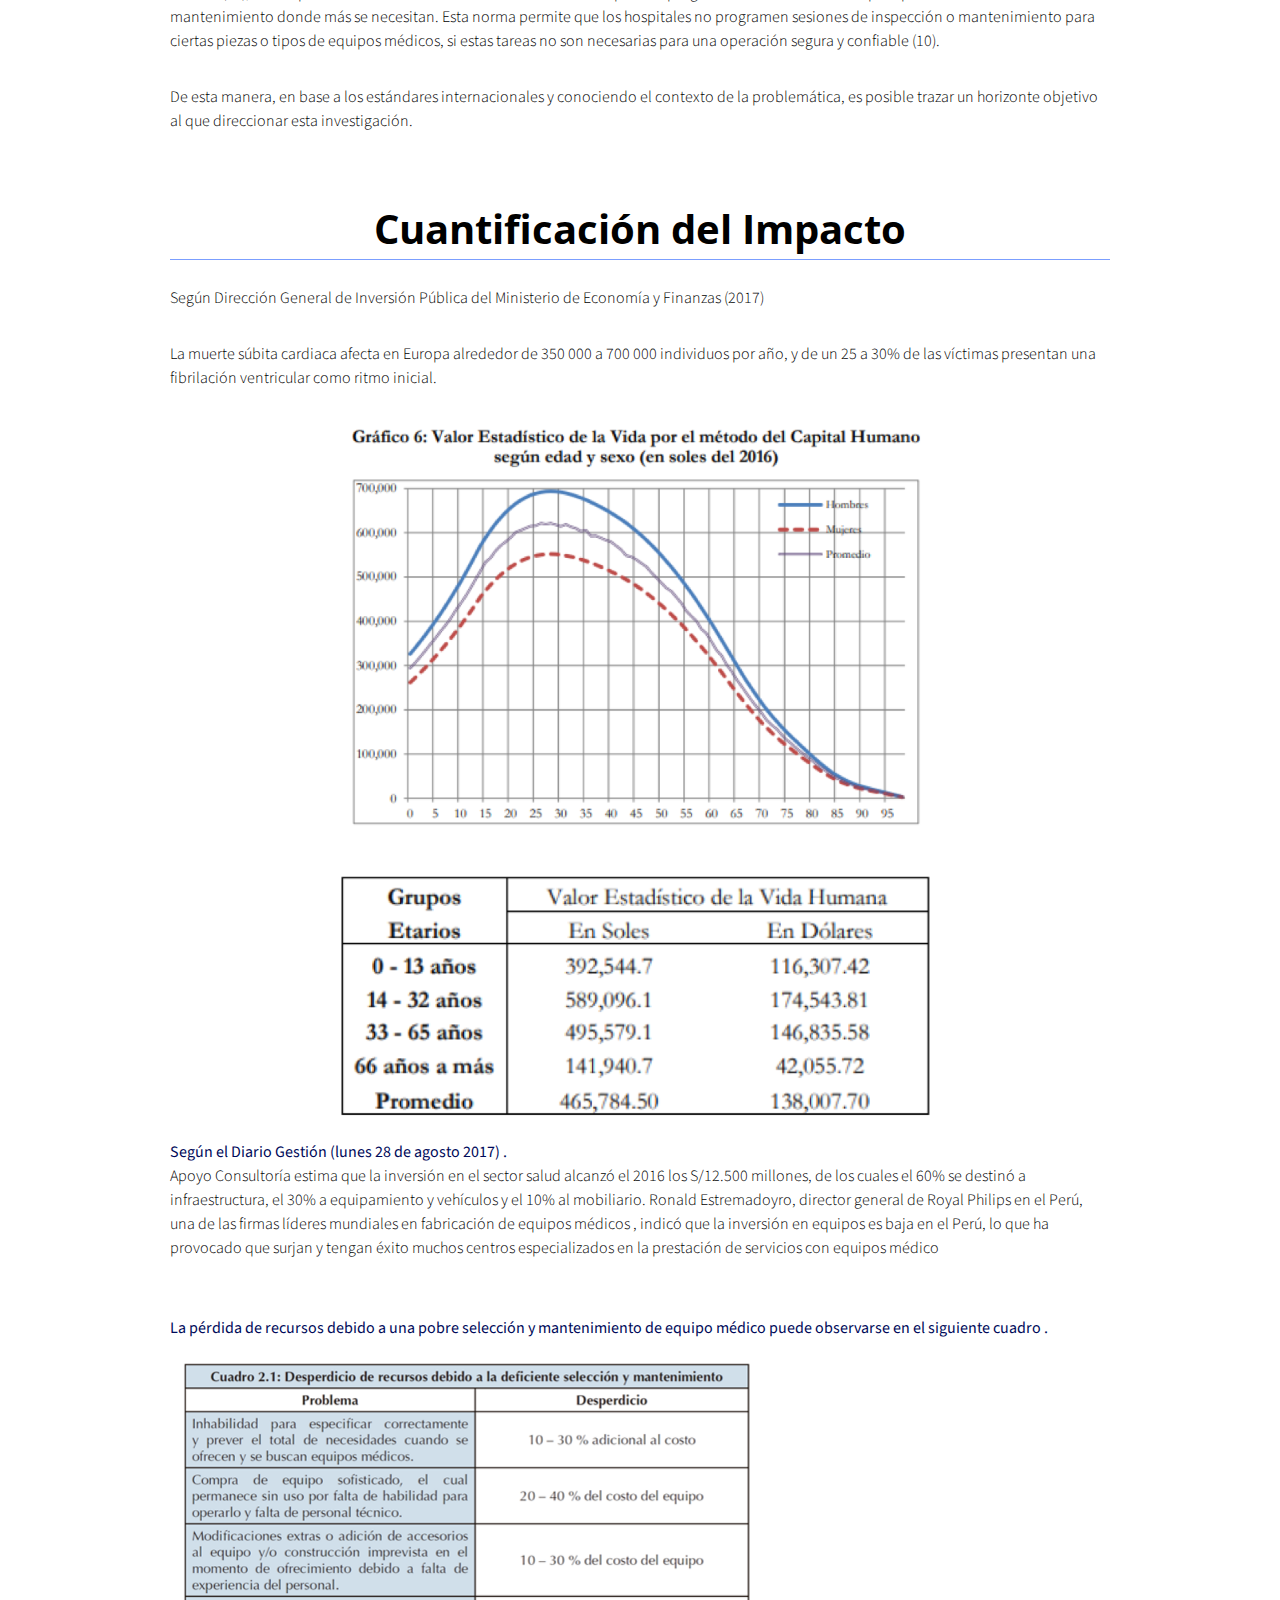
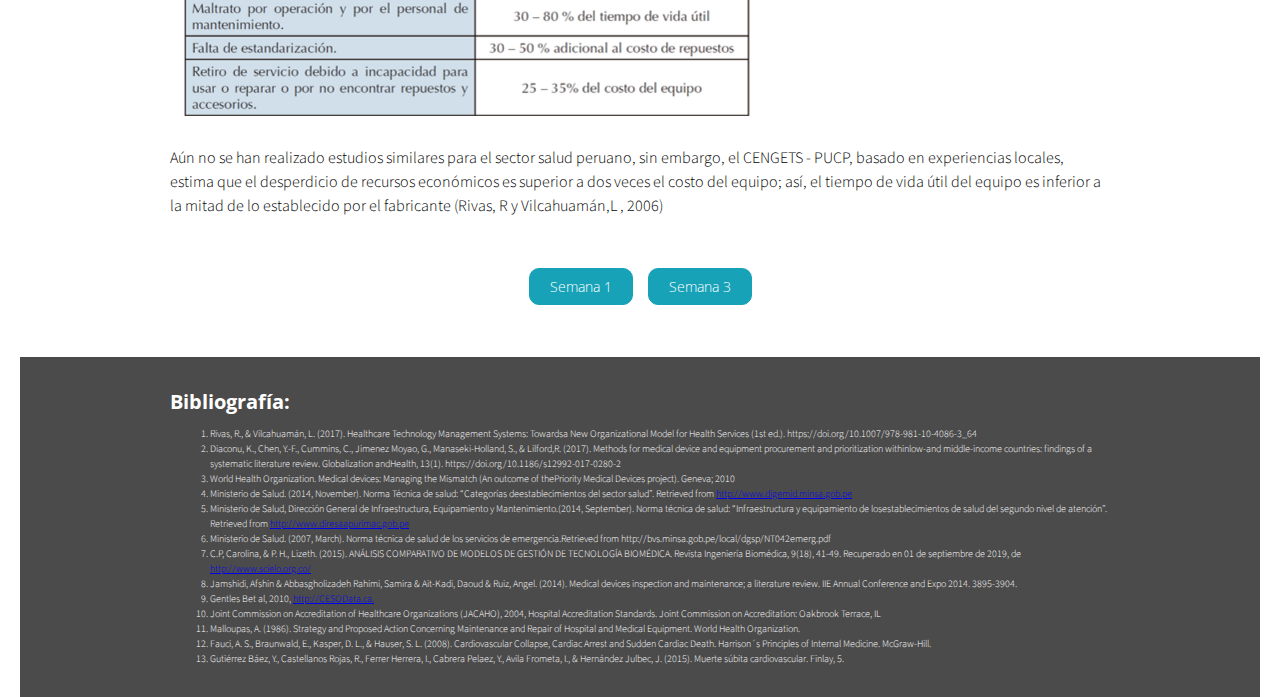
<file: semana2.html>
<!doctype html>
<html>

<head>
  <title>Team 04 || Semana 2</title>
  <meta charset="utf-8" name="viewport" content="width=device-width, initial-scale=1">
  <link href="css/frame.css" media="screen" rel="stylesheet" type="text/css" />
  <link href="css/controls.css" media="screen" rel="stylesheet" type="text/css" />
  <link href="css/custom.css" media="screen" rel="stylesheet" type="text/css" />
  <link href='https://fonts.googleapis.com/css?family=Open+Sans:400,700' rel='stylesheet' type='text/css'>
  <link href='https://fonts.googleapis.com/css?family=Open+Sans+Condensed:300,700' rel='stylesheet' type='text/css'>
  <link href="https://fonts.googleapis.com/css?family=Source+Sans+Pro:400,700" rel="stylesheet">
  <script src="https://ajax.googleapis.com/ajax/libs/jquery/3.3.1/jquery.min.js"></script>
  <script src="js/menu.js"></script>
  <style>
    .menu-proyecto {
      color: rgb(255, 255, 255) !important;
      opacity: 1 !important;
      font-weight: 700 !important;
    }
  </style>
</head>

<body>
<!--------- NAV BAR --------->
    <div class="menu-container" id="menu">
        <div class="menu">
            <div class="menu-table flex-row-space-between">
                <div class="logo flex-row-center">
                    <a href="index.html">Team 04</a>
                </div>
                <a class="menu-button" tabindex="0" href="javascript:void(0)">
                    <img src="img/menu.png">
                </a>
                <div class="menu-items flex-row-center flex-item">
                    <a href="index.html" class="menu-index">Home</a>
                    <a href="team.html" class="menu-team">Team</a>
                    <a href="proyecto.html" class="menu-proyecto" style="opacity: 1; font-weight: 700; color: rgb(255,255,255)">Project</a>
                    <a href="bitacora.html" class="menu-embedding">Bitácora</a>
                </div>
            </div>
        </div>
    </div>
<!---------------------------------->
<!-------------------------------CABECERA--------------------------------->
    <div class="content-container" style="position:relative">
        <div class="image parallax" style="background-image: url(img/Home-semana02.jpg); min-height: 350px; margin: 0; z-index: 1">
            <div class="content-table flex-column" style="background-color: rgba(0, 0, 0, 0.72)">
                <div class="flex-item flex-column" style="position: relative; top: 100px">
                    <h2 style="align-self: center; color: white; font-size: 55px; text-align: center">Semana 2</h2>
                </div>  
            </div>
        </div>
    </div>
<!------------------------------------------------------------------------->
<!----------------------Menu de semanas--------------------->
    <div class="sidebar border-right" style="display:none; position: fixed; right: 5px" id="mySidebar">
        <div class="flex-column">
            <a href="semana1.html" class="bar-item button" style="color:#000000; text-decoration: none">Semana 1</a>
            <a href="semana2.html" class="bar-item button" style="color:#000000; text-decoration: none">Semana 2</a>
            <a href="semana3.html" class="bar-item button" style="color:#000000; text-decoration: none">Semana 3</a>
            <a href="semana4.html" class="bar-item button" style="color:#000000; text-decoration: none">Semana 4</a>
            <a href="semana5.html" class="bar-item button" style="color:#000000; text-decoration: none">Semana 5</a>
        </div>
    </div>
    <div style="position: fixed; z-index: 2; bottom: 10px; right: 10px"><a class="custom-button custom-button-info" style="border-radius: 10px; width: 100; background-color: rgba(0, 13, 67, 0.88)" onclick="openWeek()">Semanas</a>
    </div>
<!-------------------------------------------->
<!---------------CONTENIDO-------------------->
<!-----------------Avance--------------------->
    <div class="flex-row" style="background-color: #80d3c6">
        <div class="content" style="width:100%">
            <div class="flex-row" style="padding: 10px">
                <div class="flex-item flex-column" style="max-width: 60%">
                    <h3 style="color: #0f0f0f; font-weight: 100; font-family: Helvetica">Informe completo con lo avances del proyecto.</h3>
                </div>
                <div class="flex-item flex-column" style="position: absolute; right: 0px">
                    <div class="control-group">
                        <a class="custom-button custom-button-info" 
                           download="PBD-Informe.pdf" 
                           href="PBD-Informe.pdf" 
                           style="border-radius: 10px; self-align:center">Descarga</a> 
                    </div>
                </div>
            </div>
        </div>
    </div>   
<!--------------------------------------------->
<!-------------------Dato Estadístico 2 --------------------->
    <div class="flex-row">
          <div class="flex-item flex-column">
            <h2 style="text-align: center; font-size: 40px">Identificación del problema</h2>
            <hr style="background-color: #7b9eff; height: 1px; border: 0">
            <p class="text" style="font-size: 18px">
                La gestión de tecnología en salud involucra un desarrollo multidisciplinario que se rige porcuatro procesos principales:
              </p>
            <p style="text-align: center; color: #001c67; font-size: 25px; margin: 0">Planificación, adquisición, gestión de propiedades y gestión deriesgos (1).</p>
            <p>Estos son el producto de la calidad del servicio que brinda un establecimientode salud ya sea de carácter privado o público, además de consolidar el grado de interacciónque tiene cada línea de trabajo dentro del mismo establecimiento. </p>
            <div class="flex-item flex-column">
            <img class="image max-width-400" src="img/Semana2-imagen1.png" style="align-self: center">
            <p class="image-caption">Figura 1. Processes and organizational requirements for functional technology in clinical services. Healthcare Technology Management Systems</p>
            </div>
            <p>Los establecimientos sin la capacidad de unificar ni de  tener un enfoque sistémico de losmismos presentarán dificultades en lo que respecta a su evolución, tienden a estancarse endistintos   niveles   organizacionales   viéndose   reflejados   en   el   mal   estado   de   su   contexto,recursos   (financieros,   humanos,   tecnológicos,   temporales),   procesos   clínicos   y   en   todoafectando de forma contraproducente al paciente.</p>
            <p>La incorporación de tecnología en los sistemas de salud es desencadenante de un factor deriesgo   debido   a   la   falta   de   un   sistema   de   gestión   completo   con   procesos,   indicadores   yresponsabilidades (1). El ciclo de vida de la tecnología en salud representado en la Figura 2es   una   manera   de   esquematizar   el   flujo   de   las   etapas   necesarias   para   la   correctaorganización   y   administración   de   los   recursos   tecnológicos   en   salud,   sistema   que   esnecesario poner en práctica para generar un cambio en la realidad nacional.</p>
            <div class="flex-item flex-column">
            <img class="image max-width-400" src="img/Semana2-imagen2.png" style="align-self: center">
            <p class="image-caption">Figura 2. Health Care Technology Life Cycle University of Vermont, USA, 2019</p>
            </div>
            <p>Se   sabe   que   entre   el   40   y   70   por   ciento   de   dispositivos   y   equipo   en   países   de   bajos   ymedianos   ingresos   están   rotos,   no   utilizados   o   no   aptos   para   su   uso;   esto   perjudica   laprestación de servicios a los pacientes y da como resultado la pérdida de recursos (2). Losmétodos de adquisición indiscriminados, la falta de coincidencia en el diseño y la demandade   tecnología,   los   altos   costos   y   los   desafíos   de   implementación,   mantenimiento   ycapacitación       de       recursos       humanos       contribuyen       a       este       problema(3).</p>
            <p>En lo que respecta a la realidad nacional, la Norma Técnica de Salud:   “CATEGORÍAS DEESTABLECIMIENTOS  DEL SECTOR  SALUD”,   describe  a  un  establecimiento de  salud  desegundo nivel como hospitales o clínicas de atención general con funciones de promoción,prevención,   recuperación,   rehabilitación   y   gestión.   Además   de   diferenciarse   de   otras categorías por la contar con 14 UPSS (Unidad Productora de Servicios de Salud), que son las unidades básicas funcionales de un establecimiento de salud(4).</p>
            <div class="flex-item flex-column">
            <img class="image max-width-400" src="img/Semana2-imagen3.png" style="align-self: center">
            <p class="image-caption">Figura 3. Categorías de establecimientos de salud por niveles de atención. Norma Técnica de Salud</p>
            </div>
            <p style="text-align: justify">Particularmente en el establecimiento existen UPSS (Unidades Productoras de Servicios deSalud)   tanto   de   atención   directa   como   de   soporte,   y   entre   las   que   destacan   por   nuestro interés particular se encuentran: <b>UPSS Emergencia, UPSS Hospitalización, UPSS CentroQuirúrgico   y   UPSS   Cuidados   Intensivos</b>,  cuyos   equipamientos   mínimos   para   el funcionamiento de la misma se se detallan detallan en los Anexos 10,13 y 14 de la NormaTécnica       de       Salud:       “INFRAESTRUCTURA       Y       EQUIPAMIENTO       DE       LOS ESTABLECIMIENTOS DE SALUD DEL SEGUNDO NIVEL DE ATENCIÓN” . Analizando los mismos   se   establece   que   cada   una   de   las   UPSS   necesita  <b>por lo menos</b>  (entre   otrosequipamientos) un (01) <b>coche de paro equipado</b> (código D-109). (5)</p>
        
            <div class="flex-item flex-column">
            <img class="image max-width-full" src="img/Semana2-tabla-backup.PNG" style="align-self: center; max-width: 670px">
            <p class="image-caption">Figura 4. Req  uerimientos de coche de paro por UPSS.</p>
            </div>
              
            <!--TABLA-NO-RESPONSIVE----MALA VISTA DE LA PÁGINA SEMANA 2 EN CELULARES

            <div class="flex-row">
            <table style="width:100%">
              <tr style="background-color: #02062a;color: white">
                <th colspan="3" style="padding: 10px; font-size: 25px">Coche de Paro Equipado</th>
              </tr>
              <tr style="background-color: #f2f4ff; font-size: 18px">
                <td style="padding: 0px"><b>UPSS Cuidados Intensivos</b></td>
                <td style="padding: 0px"><b>UPSS Emergencia</b></td>
                <td style="padding: 0px"><b>UPSS Centro Quirúrgico</b></td>
              </tr>
              <tr style="font-size: 18px; padding: px">
                <td style="text-align: left">
                    <ol><li>Unidad de Shock, Trauma y Reanimación</li>
                    <li>Estación de Enfermeras</li>
                    <li>Tópico de Medicina Interna</li>
                    <li>Tópico de Neonatología</li>
                    <li>Tópico de Cirugía General</li>
                    <li>Tópico de Traumatología</li>
                    <li>Tópico de Gineco-Obstetricia</li></ol></td>
                <td style="text-align: left">
                    <ol><li>Sala de operaciones Oftalmología</li>
                    <li>Sala de operaciones Urología</li>
                    <li>Sala de operaciones Emergencia</li>
                    <li>Sala de Recuperación Post-Anestésica</li></ol>
                    </td>
                <td style="text-align: left">
                    <ol><li>Sala de cuidados Intensivos General</li>
                    <li>Sala de cuidados Intermedios General</li>
                    <li>Sala de cuidados Intensivos Neonatal</li></ol>
                    </td>
              </tr>
            </table>
            </div>-->
            <p>Considerando   la   necesidad   de   un   coche   de   paro   equipado   en   cada   una   de   las   áreas presentes de los establecimientos de salud (categoría II) es vital hacer un análisis a fondo sobre los componentes que lo conforman, particularmente de los desfibriladores listados enel Anexo 5 (Listado de Equipos Biomédicos) como parte del de la Norma técnica de salud de los servicios de emergencia(6).</p>
            <p>Por ello, se planteó como problema específico dentro de la problemática ya descrita en la introducción:</p>
            <br>
            <h2 style="font-style: italic; text-align: center">“Inefectividad del sistema de planificación y gestión de desfibriladores semi automáticos con sistema de baterías respecto a la especificidad y seguimiento post-adquisición en un establecimiento de salud tipo II-2 en las áreas de hospitalización y cirujía. ”</h2>
          </div>
        </div>
        <br><br><br>
        
        <div class="flex-item flex-column">
            <h2 style="text-align: center; font-size: 40px">Medida del efecto</h2>
            <hr style="background-color: #7b9eff; height: 1px; border: 0">
            <p class="text" style="font-size: 18px">
                Según la Organización Mundial de la Salud (2012), las tecnologías sanitarias (TS) son esenciales para el funcionamiento de un sistema de salud. En particular, los dispositivos médicos son indispensables para la prevención, el diagnóstico y el tratamiento de enfermedades y dolencias, y también para la rehabilitación de los pacientes. 
              </p>
              <p>Además, se define la gestión de la tecnología en salud como:
              </p>
              <p style="text-align: center; color: #001c67; font-size: 25px; margin: 0">“Un abordaje sistemático y cuantificable para asegurar que la relación costo/efectividad, eficiencia, seguridad y tecnología disponible sea lo apropiado para cubrir con calidad la demanda por el cuidado de los pacientes” (1)</p>
              <p>Sin embargo, cuando no existen planificación y gestión de la tecnología eficaces en relación con la reparación y el mantenimiento de los equipos hospitalarios dan como resultado el desperdicio de recursos y costos adicionales (11).
              </p>
            <!---
              <div class="flex-item flex-column">
            <img class="image max-width-full" src="img/Semana2-imagen4.png" style="align-self: center; max-width: 600px">
            <p class="image-caption">Figura 5. Consecuencias de malas prácticas en gestión y mantenimiento de tecnología sanitaria</p>
            </div>
            ->
          </div>
        
        
        </div>
      </div>

<!--------------------------------------------->
<!-------------------Dato Estadístico --------------------->
<div class="flex-row" style="background-color: #f0f1ff">
            <div class="content" style="margin: auto; width: 100%">
                <div class="flex-row">
                  <div class="flex-item flex-item-stretch flex-column" style="max-width: 50%; margin: auto;padding: 5px">
                    <p style="text-align: center;font-size: 45px;margin: 10px"><b>15-30%</b></p>
                      <p class="image-caption">de los fallecimientos mundiales de causa natural se producen de manera súbita. (12)</p>
                  </div>
                  <div class="flex-item flex-item-stretch flex-column" style="max-width: 50%; margin: auto;padding: 5px">
                    <p style="text-align: center;font-size: 45px;margin: 10px"><b>80%</b></p>
                      <p class="image-caption">de las muertes se da en el contexto de una cardiopatía coronaria conocida o no. (13)</p>
                  </div>

                  <div class="flex-item flex-item-stretch flex-column" style="max-width: 50%; margin: auto;padding: 5px">
                    <p style="text-align: center;font-size: 45px;margin: 10px"><b>30 000</b></p>
                      <p class="image-caption">casos estimados por Muerte SÚbita Cardiaca (MSC) en el Perú.</p>
                  </div>
            </div>
        </div>
      </div>

 
      <div class="content">
      <div class="content-table flex-column">
        <div class="flex-item flex-column">
            
        <div class="flex-row">
            <p>En el mundo, alrededor del 15,0 al 30,0 % de los fallecimientos de causa natural se producen de manera súbita (12). Un gran porcentaje de las muertes súbitas (MS) pertenecen a personas que posean factores de riesgo cardiovasculares. Dentro de las muertes súbitas cardiacas (MSC), el 80 % de las muertes se da en el contexto de una cardiopatía coronaria conocida o no. En la mayoría de los casos la isquemia desencadena procesos de taquiarritmia ventricular que terminan en fibrilación ventricular, que es la responsable final de la MS (13). El efecto del desfibrilador, impacto tecnológico, es la aplicación brusca y breve de una corriente eléctrica de alto voltaje para detener y revertir las arritmias cardiacas rápidas (taquicardia ventricular sostenida, fibrilación ventricular) o paro cardiaco súbito (PCS). En Perú, no hay estadísticas de MSC, ya que no se cuenta con un registro unificado de atención de emergencias, pero de acuerdo a la incidencia mundial; sin embargo, la incidencia mundial es de 0.55 a 1 por cada 1000 habitantes con lo cual podríamos tener 15,000 a 30,000 casos por año. 
              </p>
            <p>La adquisición de desfibriladores tendría un impacto en la sociedad mitigando los riesgos, minimizando los impactos negativos y ofreciendo a la población una adecuada atención de una real emergencia como lo es un PRS.</p>
            </div>

<!---------------------------------------------><!-------------------Comparación con estándares --------------------->
      
            
        <div class="flex-row">
          <div class="flex-item flex-column">
            <h2 style="text-align: center; font-size: 40px">Comparación con estandares</h2>
            <hr style="background-color: #7b9eff; height: 1px; border: 0">
            <p class="text" style="font-size: 18px">
                Para identificar el problema es necesario analizar la brecha tecnológica. En este contexto, se analizará la brecha entre sistemas clínicos de mantenimiento y adquisición de equipos médicos.
                <br><br>En primer lugar, Latinoamérica se enfrenta a un principal problema de deterioro de servicios de salud y en la tecnología biomédica usada
              </p>
          </div>
        </div>
            
          
        </div>
      </div>
    </div>
      

      <!--------------------------------------------->
<!-------------------Dato Estadístico 2 --------------------->
      
        <div class="flex-row" style="background-color: #f0f2ff">
            <div class="content">
                <div class="content-table flex-column">
                    <h2 style="color: #02012e; font-size: 100px; text-align: center">50%</h2>
                    <h2 style="color: #02012e; margin-bottom: 30px">de los equipos biomédicos se encuentran en buen funcionamiento y la otra mitad se encuentra en mal estado o no cumple con los estándares de seguridad para su uso (7).</h2>
                </div>
            </div>
      </div>
        
    <div class="content">
      <div class="content-table flex-column">
        <div class="flex-item flex-column">
        <div class="flex-row">
            <p>A este lado de la brecha, esto se debe principalmente a la desalineación entre las decisiones de compra y las metas de las instituciones prestadoras de servicios de salud, la no realización de cambios organizacionales necesarios para la implementación de la tecnología, la falta de métricas para el monitoreo de los beneficios obtenidos y la ausencia de planeación estratégica para prevenir fallos y mitigar riesgos (7).
            </p>
            <p>Por el otro lado de la brecha, departamentos de ingeniería clínica de hospitales de todo el mundo, incluidos Canadá, Australia y Estados Unidos, han empezado a emplear estrategias de mantenimiento más eficientes y rentables (8). Gentles et al (9) han comenzado a desarrollar una base de datos única para recopilar datos comparativos sobre el inventario y el mantenimiento de los dispositivos más críticos utilizados en los hospitales de Canadá y Estados Unidos. De esta manera, este proyecto proporcionará un gran conjunto de datos estadísticos de fallas que podría usarse para establecer intervalos óptimos para la programación de mantenimiento de rutina (9).
            </p>
            <p>Además, estos sistemas no solo buscan la programación periódica de numerosas sesiones de mantenimiento de dispositivos médicos, sino que también toman en cuenta que el mantenimiento preventivo innecesario y excesivo podría generar pérdidas iguales o mayores a un nivel inadecuado de mantenimiento. Cuando la Comisión Conjunta de Acreditación de Organizaciones de Salud (JCAHO) introdujo el estándar EC.6.10 (10), los hospitales en los Estados Unidos comenzaron a adoptar sus programas de mantenimiento para poner sus recursos de mantenimiento donde más se necesitan. Esta norma permite que los hospitales no programen sesiones de inspección o mantenimiento para ciertas piezas o tipos de equipos médicos, si estas tareas no son necesarias para una operación segura y confiable (10).
            </p>
            <p>De esta manera, en base a los estándares internacionales y conociendo el contexto de la problemática, es posible trazar un horizonte objetivo al que direccionar esta investigación.
            </p>
          </div>
            
          
        </div>
      </div>
    </div>

      
      <div class="content">
      <div class="content-table flex-column">
        <div class="flex-item flex-column">
        
            <div class="flex-row">
                
            </div>
              <h2 style="text-align: center; font-size: 40px">Cuantificación del Impacto</h2>
            <hr style="background-color: #7b9eff; height: 1px; border: 0">
            <p>Según Dirección General de Inversión Pública del Ministerio de Economía y Finanzas (2017)
            </p>
            <p>La muerte súbita cardiaca afecta en Europa alrededor de 350 000 a 700 000 individuos por año, y de un 25 a 30% de las víctimas presentan una fibrilación ventricular como ritmo inicial.
            </p>
            <div class="flex-item flex-column">
            <img class="image max-width-full" src="img/Semana2-impacto.png" style="align-self: center; max-width: 600px">
            </div>
            <div class="flex-item flex-column">
            <img class="image max-width-400" src="img/Semana2-impacto2.png" style="align-self: center; max-width: 600px">
            </div>
            <p><b>Según el Diario Gestión (lunes 28 de agosto 2017) .</b><br>
                Apoyo Consultoría estima que la inversión en el sector salud alcanzó el 2016 los S/12.500 millones, de los cuales el 60% se destinó a infraestructura, el 30% a equipamiento y vehículos y el 10% al mobiliario. Ronald Estremadoyro, director general de Royal Philips en el Perú, una de las firmas líderes mundiales en fabricación de equipos médicos , indicó que la inversión en equipos es baja en el Perú, lo que ha provocado que surjan y tengan éxito muchos centros especializados en la prestación de servicios con equipos médico
                <br><br>
                
            </p>
            <p><b>La pérdida de recursos debido a una pobre selección y mantenimiento de equipo médico puede observarse en el siguiente cuadro .</b><br>
                <img class="image max-width-400" src="img/Tabla-1.png" style="align-self: center; max-width: 600px">
            
                
                Aún no se han realizado estudios similares para el sector salud peruano, sin embargo, el
                CENGETS - PUCP, basado en experiencias locales, estima que el desperdicio de recursos
                económicos es superior a dos veces el costo del equipo; así, el tiempo de vida útil del equipo es inferior a la mitad de lo establecido por el fabricante (Rivas, R y Vilcahuamán,L , 2006) 

                <br><br>
                
            </p>
            </div>
            <div class="control-group" style="align-self: center">
                  
                  <a class="custom-button custom-button-info" href="semana1.html" style="border-radius: 10px">Semana 1</a>
                
                  <a class="custom-button custom-button-info" href="semana3.html" style="border-radius: 10px">Semana 3</a>
                  
              </div>
          </div>
          </div>

    <br>
    
<!--/-/_/_/_/_/_/_/_/_/_/_/_/_/_/_/_/_/_/_/_/_/_/_/_/_/_/_/_/_/-->
      
<!-----------------PIE DE PÁGINA--------------------->
    <div class="flex-row" style="background-color: #4b4b4b">
        <div class="content" style="font-size: 12px; align-self: : center; text-align: center">
            <div class="content-table flex-column" style="align-content: center">
            <div class="flex-item flex-column">
                <div class="flex-column" style="color: white">
                <h2 colspan="3" style="font-size: 20px; text-align: left">Bibliografía:</h2>
                </div>
                <div class="flex-row" style="color: white">
                <ol type="1" style="text-align: left; font-size: 10px">
                        <li>Rivas, R., & Vilcahuamán, L. (2017). Healthcare Technology Management Systems: Towardsa New Organizational Model for Health Services (1st ed.). https://doi.org/10.1007/978-981-10-4086-3_64</li>
                        <li>Diaconu, K., Chen, Y.-F., Cummins, C., Jimenez Moyao, G., Manaseki-Holland, S., & Lilford,R.  (2017).  Methods for medical  device and equipment procurement and prioritization withinlow-and middle-income countries: findings of a systematic literature review. Globalization andHealth, 13(1). https://doi.org/10.1186/s12992-017-0280-2</li>
                        <li>World   Health   Organization.   Medical   devices:   Managing   the   Mismatch   (An   outcome   of   thePriority Medical Devices project). Geneva; 2010</li>
                        <li>Ministerio   de   Salud.   (2014,   November).   Norma   Técnica   de   salud:   “Categorías   deestablecimientos del sector salud”. Retrieved from <a href="http://www.digemid.minsa.gob.pe/UpLoad/UpLoaded/PDF/AtencionFarmaceutica/Categorizacion-UPSS_Farmacia.pdf">http://www.digemid.minsa.gob.pe</a></li>
                        <li>Ministerio   de   Salud,   Dirección   General   de   Infraestructura,   Equipamiento   y   Mantenimiento.(2014,   September).   Norma   técnica   de   salud:   “Infraestructura   y   equipamiento   de   losestablecimientos     de     salud     del     segundo     nivel     de     atención”.     Retrieved     from <a href="http://www.diresaapurimac.gob.pe/media/attachments/2018/09/07/norma-tecnica-de-salud-110-segundo-nivel-1.pdf">http://www.diresaapurimac.gob.pe</a></li>
                        <li>Ministerio de Salud. (2007, March). Norma técnica de salud de los servicios de emergencia.Retrieved from http://bvs.minsa.gob.pe/local/dgsp/NT042emerg.pdf</li>
                        <li>C.P, Carolina, & P. H., Lizeth. (2015). ANÁLISIS COMPARATIVO DE MODELOS DE GESTIÓN DE TECNOLOGÍA BIOMÉDICA. Revista Ingeniería Biomédica, 9(18), 41-49. Recuperado en 01 de septiembre de 2019, de <a href="http://www.scielo.org.co/scielo.php?script=sci_arttext&pid=S1909-97622015000200007&lng=es&tlng=es.">http://www.scielo.org.co/</a></li>
                        <li>Jamshidi, Afshin & Abbasgholizadeh Rahimi, Samira & Ait-Kadi, Daoud & Ruiz, Angel. (2014). Medical devices inspection and maintenance; a literature review. IIE Annual Conference and Expo 2014. 3895-3904.</li>
                        <li>Gentles Bet al, 2010, <a href="http://CESOData.ca.">http://CESOData.ca.</a></li>
                        <li>Joint  Commission  on  Accreditation  of  Healthcare  Organizations  (JACAHO),  2004,  Hospital Accreditation Standards. Joint Commission on Accreditation: Oakbrook Terrace, IL</li>
                        <li>Malloupas, A. (1986). Strategy and Proposed Action Concerning Maintenance and Repair of Hospital and Medical Equipment. World Health Organization.</li>
                        <li>Fauci, A. S., Braunwald, E., Kasper, D. L., & Hauser, S. L. (2008). Cardiovascular Collapse, Cardiac Arrest and Sudden Cardiac Death. Harrison´s Principles of Internal Medicine. McGraw-Hill.</li>
                        <li>Gutiérrez Báez, Y., Castellanos Rojas, R., Ferrer Herrera, I., Cabrera Pelaez, Y., Avila Frometa, I., & Hernández Julbec, J. (2015). Muerte súbita cardiovascular. Finlay, 5.</li>
                    </ol>
                </div>
                </div>
            </div>
        </div>
      </div>
  </div>
<!--------------------------------------------->
<script>function openWeek() {
  document.getElementById("mySidebar").style.display = "block";
}

function closeWeek() {
  document.getElementById("mySidebar").style.display = "none";
}</script>
    
</body>

</html>
</file>
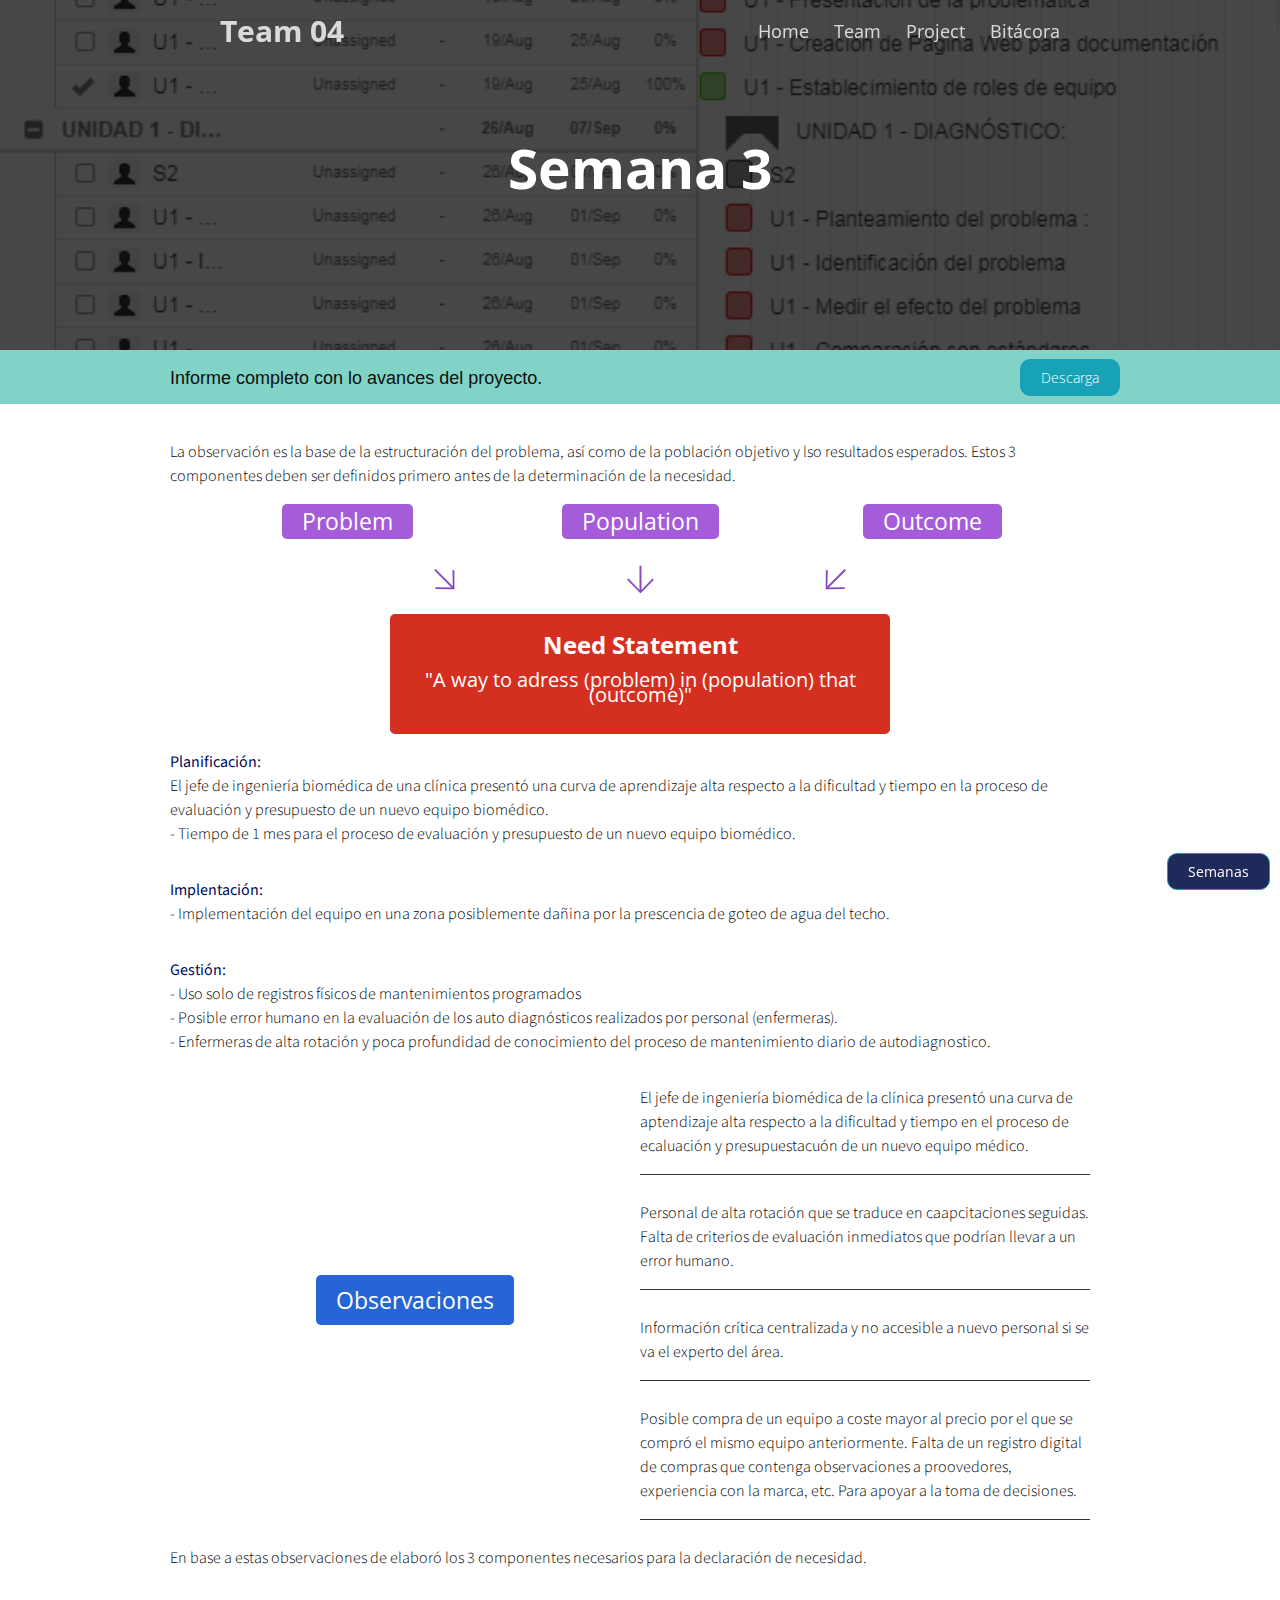
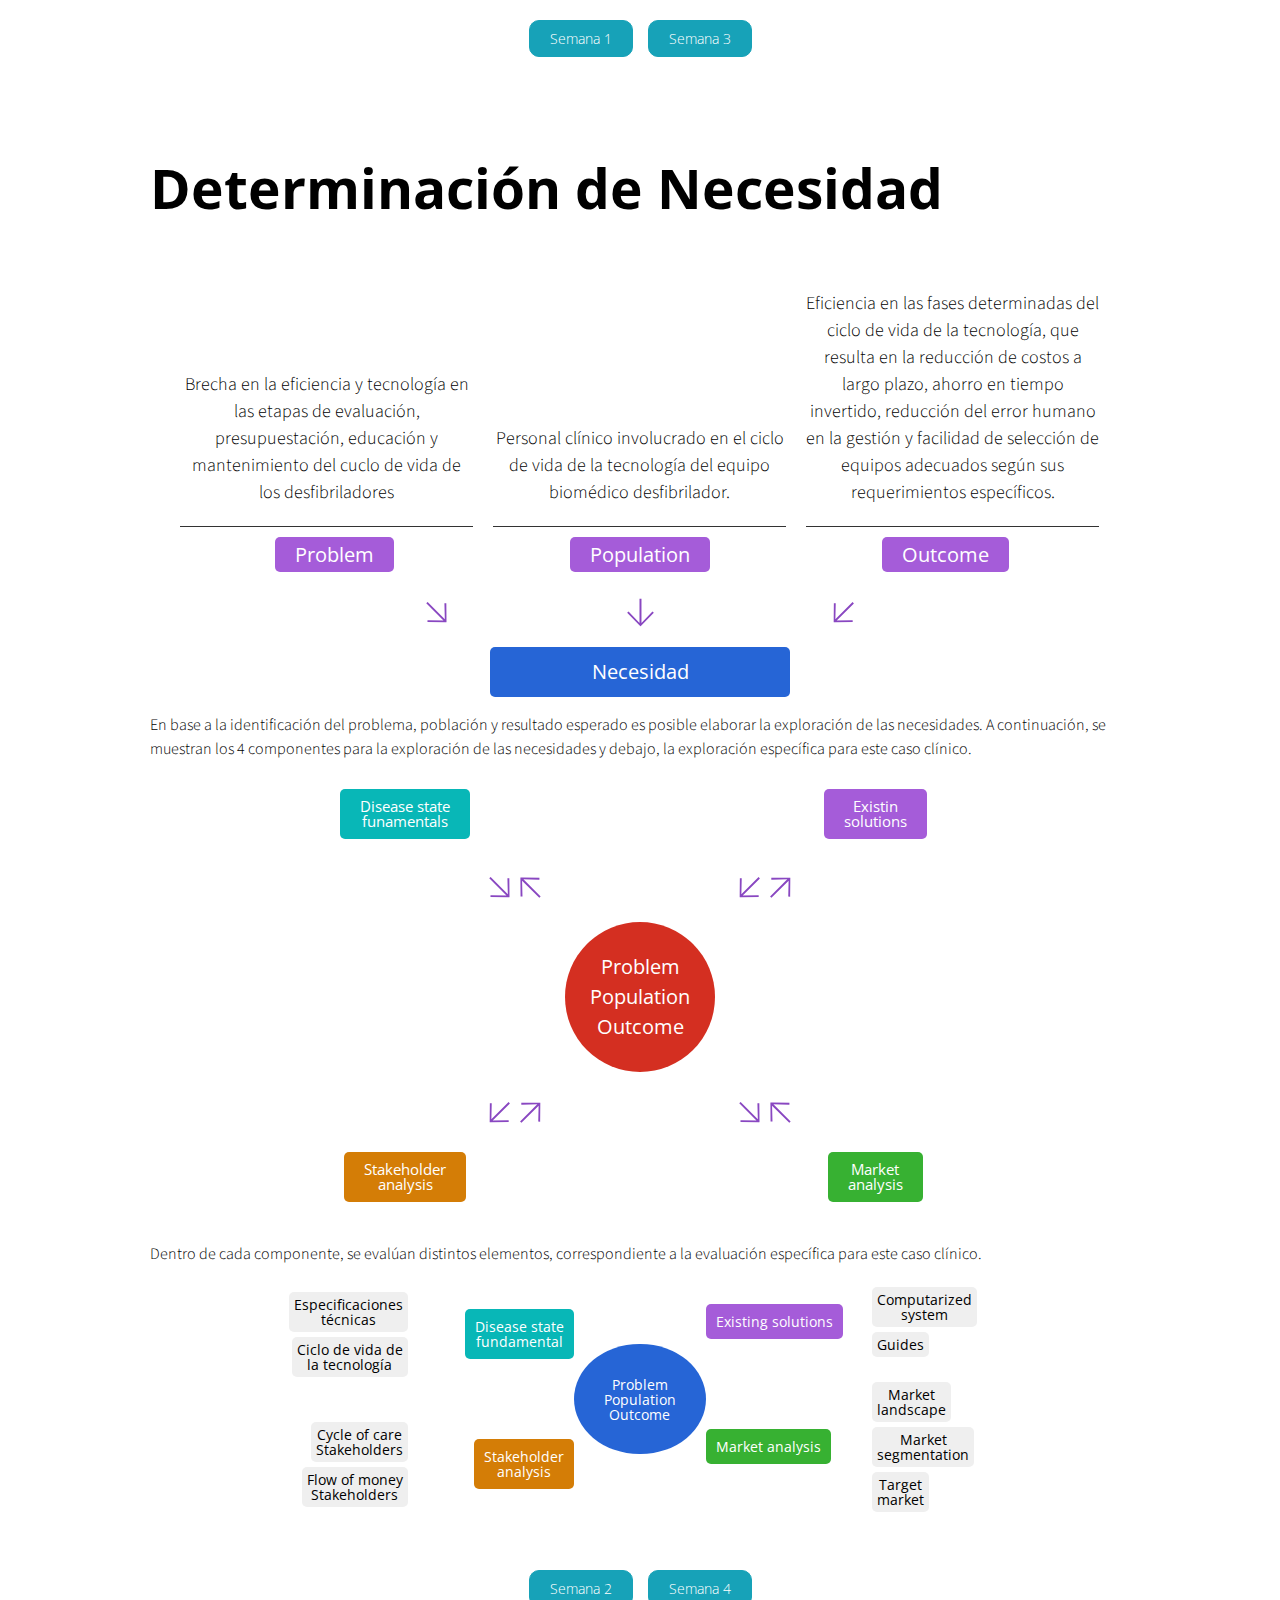
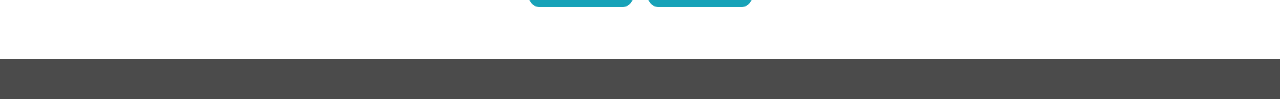
<file: semana3.html>
<!doctype html>
<html>

<head>
  <title>Team 04 || Semana 3</title>
  <meta charset="utf-8" name="viewport" content="width=device-width, initial-scale=1">
  <link href="css/frame.css" media="screen" rel="stylesheet" type="text/css" />
  <link href="css/controls.css" media="screen" rel="stylesheet" type="text/css" />
  <link href="css/custom.css" media="screen" rel="stylesheet" type="text/css" />
  <link href='https://fonts.googleapis.com/css?family=Open+Sans:400,700' rel='stylesheet' type='text/css'>
  <link href='https://fonts.googleapis.com/css?family=Open+Sans+Condensed:300,700' rel='stylesheet' type='text/css'>
  <link href="https://fonts.googleapis.com/css?family=Source+Sans+Pro:400,700" rel="stylesheet">
  <script src="https://ajax.googleapis.com/ajax/libs/jquery/3.3.1/jquery.min.js"></script>
  <script src="js/menu.js"></script>
  <style>
    .menu-proyecto {
      color: rgb(255, 255, 255) !important;
      opacity: 1 !important;
      font-weight: 700 !important;
    }
  </style>
</head>

<body>
<!--------- NAV BAR --------->
    <div class="menu-container" id="menu">
        <div class="menu">
            <div class="menu-table flex-row-space-between">
                <div class="logo flex-row-center">
                    <a href="index.html">Team 04</a>
                </div>
                <a class="menu-button" tabindex="0" href="javascript:void(0)">
                    <img src="img/menu.png">
                </a>
                <div class="menu-items flex-row-center flex-item">
                    <a href="index.html" class="menu-index">Home</a>
                    <a href="team.html" class="menu-team">Team</a>
                    <a href="proyecto.html" class="menu-proyecto" style="opacity: 1; font-weight: 700; color: rgb(255,255,255)">Project</a>
                    <a href="bitacora.html" class="menu-embedding">Bitácora</a>
                </div>
            </div>
        </div>
    </div>
<!---------------------------------->
<!-------------------------------CABECERA-------------------------------->
    <div class="content-container" style="position:relative; background-color: ">
        <div class="image parallax" style="background-image: url(img/Home-semana03.PNG); min-height: 350px; margin: 0; z-index: 1">
            <div class="content-table flex-column" style="background-color: rgba(0, 0, 0, 0.72)">
                <div class="flex-item flex-column" style="position: relative; top: 100px">
                    <h2 style="align-self: center; color: white; font-size: 55px; text-align: center">Semana 3</h2>
                </div>  
            </div>
        </div>
    </div>
<!----------------------------------------------------------------------->
<!----------------------Menu de semanas--------------------->
    <div class="sidebar border-right" style="display:none; position: fixed; right: 5px" id="mySidebar">
        <div class="flex-column">
            <a href="semana1.html" class="bar-item button" style="color:#000000; text-decoration: none">Semana 1</a>
            <a href="semana2.html" class="bar-item button" style="color:#000000; text-decoration: none">Semana 2</a>
            <a href="semana3.html" class="bar-item button" style="color:#000000; text-decoration: none">Semana 3</a>
            <a href="semana4.html" class="bar-item button" style="color:#000000; text-decoration: none">Semana 4</a>
            <a href="semana5.html" class="bar-item button" style="color:#000000; text-decoration: none">Semana 5</a>
        </div>
    </div>
    <div style="position: fixed; z-index: 2; bottom: 10px; right: 10px"><a class="custom-button custom-button-info" style="border-radius: 10px; width: 100; background-color: rgba(0, 13, 67, 0.88)" onclick="openWeek()">Semanas</a>
    </div>
<!-------------------------------------------->
<!--/_/_/_/_/_/_/_/_/_/_/_/------CONTENIDO------/_/_/_/_/_/_/_/_/_/_/_/-->
    <!-----------------Avance--------------------->
    <div class="flex-row" style="background-color: #80d3c6">
        <div class="content" style="width:100%">
            <div class="flex-row" style="padding: 10px">
                <div class="flex-item flex-column" style="max-width: 75%">
                    <h3 style="color: #0f0f0f; font-weight: 100; font-family: Helvetica">Informe completo con lo avances del proyecto.</h3>
                </div>
                <div class="flex-item flex-column" style="position: absolute; right: 0px">
                    <div class="control-group">
                        <a class="custom-button custom-button-info" 
                           download="PBD-Informe.pdf" 
                           href="PBD-Informe.pdf" 
                           style="border-radius: 10px; self-align:center">Descarga</a> 
                    </div>
                </div>
            </div>
        </div>
    </div>   
<!--------------------------------------------->
    <div class="content">
        <div class="content-table flex-column">
            <div class="flex-item flex-column">
                <p>La observación es la base de la estructuración del problema, así como de la
                    población objetivo y lso resultados esperados. Estos 3 componentes deben ser
                    definidos primero antes de la determinación de la necesidad.
                </p>
                <div class="flex-item flex-column">
                    <div class="flex-row">
                        <div class="flex-column" style="width: 35%">
                            <button class="diagram-block purple-block" style="position: relative; right: 0%; font-size: 2.5vmin">Problem</button>
                        </div>
                        <div class="flex-column" style="width: 30%; align-content: center">
                            <button class="diagram-block purple-block" style="font-size: 2.5vmin">Population</button>
                        </div>
                        <div class="flex-column" style="width: 35%">
                            <button class="diagram-block purple-block" style="position: relative; left: 0%; font-size: 2.5vmin">Outcome</button>
                        </div>
                    </div>
                    <div class="flex-row">
                        <div class="flex-column" style="width: 30%">
                            <span style='font-size:50px; align-self:flex-end; color: #8947c1'>&#8600;</span>
                        </div>
                        <div class="flex-column" style="width: 40%">
                            <span style='font-size:50px; align-self: center; color: #8947c1'>&#8595;</span>
                        </div>
                        <div class="flex-column" style="width: 30%">
                            <span style='font-size:50px; color: #8947c1'>&#8601;</span>
                        </div>
                    </div>

                    <div class="flex-row">
                        <button class="diagram-block red-block" style="height: 120px; width: 70%px">
                            <h2>Need Statement</h2>
                            <p style="">"A way to adress (problem) in (population) that (outcome)"</p>
                        </button>
                    </div>
                </div>
                <p><b>Planificación:</b><br>
                El jefe de ingeniería biomédica de una clínica presentó una curva de
                aprendizaje alta respecto a la dificultad y tiempo en la proceso de evaluación y
                presupuesto de un nuevo equipo biomédico.<br>
                - Tiempo de 1 mes para el proceso de evaluación y presupuesto de un nuevo
                equipo biomédico.
                </p>
                <p><b>Implentación:</b><br>
                - Implementación del equipo en una zona posiblemente dañina por la prescencia
                    de goteo de agua del techo.
                </p>
                <p><b>Gestión:</b><br>
                - Uso solo de registros físicos de mantenimientos programados <br> - Posible error humano en la evaluación de los auto diagnósticos realizados por
                personal (enfermeras). <br> - Enfermeras de alta rotación y poca profundidad de conocimiento del proceso
                de mantenimiento diario de autodiagnostico.
                </p>
                <div class="flex-item flex-column">
                    <div class="flex-row">
                        <div class="flex-column" style="width: 50%">
                            <button class="diagram-block blue-block sec_block" style="height: 50px; font-size: 2.5vmin">Observaciones</button>
                        </div>
                        <div class="flex-column" style="width: 50%; align-content: center">
                            <div>
                                <p>El jefe de ingeniería biomédica de la clínica presentó una curva de aptendizaje alta respecto a la dificultad y tiempo en el proceso de ecaluación y presupuestacuón de un nuevo equipo médico.
                                </p>
                                <hr>
                            </div>
                            <div>
                                <p>Personal de alta rotación que se traduce en caapcitaciones seguidas. Falta de criterios de evaluación inmediatos que podrían llevar a un error humano.
                                </p>
                                <hr>
                            </div>
                            <div>
                                <p>Información crítica centralizada y no accesible a nuevo personal si se va el experto del área.
                                </p>
                                <hr>
                            </div>
                            <div>
                                <p>Posible compra de un equipo a coste mayor al precio por el que se compró el mismo equipo anteriormente. Falta de un registro digital de compras que contenga observaciones a proovedores, experiencia con la marca, etc. Para apoyar a la toma de decisiones.
                                </p>
                                <hr>
                            </div>
                        </div>
                    </div>
                </div>
                <p>En base a estas observaciones de elaboró los 3 componentes necesarios para
                    la declaración de necesidad.</p>
            </div>
            <br>
            <div class="control-group" style="align-self: center">
                  <a class="custom-button custom-button-info" href="semana1.html" style="border-radius: 10px">Semana 1</a>
                  <a class="custom-button custom-button-info" href="semana3.html" style="border-radius: 10px">Semana 3</a>
              </div>
        </div>
    </div>
    <div class="content">
        <div class="content-table flex-column">
            <h2 style="font-size: 55px; margin: 40px 0px 50px">Determinación de Necesidad</h2>
            <div class="flex-item flex-column app-bottom">
                <div class="flex-row" style="font-size: 2vmin">
                    <div class="flex-column" style="width: 33.3%; font-size-adjust: auto; align-self:flex-end">
                        <p style="margin: 10px; text-align: center">Brecha en la eficiencia y tecnología en las etapas de evaluación, presupuestación, educación y mantenimiento del cuclo de vida de los desfibriladores
                        </p>
                        <hr style="margin: 10px">
                    </div>
                    <div class="flex-column" style="width: 33.3%; align-content: center; align-self:flex-end">
                        <p style="margin: 10px; text-align: center">Personal clínico involucrado en el ciclo de vida de la tecnología del equipo biomédico desfibrilador.
                        </p>
                        <hr style="margin: 10px">
                    </div>
                    <div class="flex-column" style="width: 33.3%">
                        <p style="margin: 10px; text-align: center">Eficiencia en las fases determinadas del ciclo de vida de la tecnología, que resulta en la reducción de costos a largo plazo, ahorro en tiempo invertido, reducción del error humano en la gestión y facilidad de selección de equipos adecuados según sus requerimientos específicos.
                        </p>
                        <hr style="margin: 10px">
                    </div>
                </div>
                <div class="flex-row">
                    <div class="flex-column" style="width: 35%">
                        <button class="diagram-block purple-block" style="position: relative; right: 0%">Problem</button>
                    </div>
                    <div class="flex-column" style="width: 30%; align-content: center">
                        <button class="diagram-block purple-block">Population</button>
                    </div>
                    <div class="flex-column" style="width: 35%">
                        <button class="diagram-block purple-block" style="position: relative; left: 0%">Outcome</button>
                    </div>
                </div>
                <div class="flex-row">
                    <div class="flex-column" style="width: 30%">
                        <span style='font-size:50px; align-self:flex-end; color: #8947c1'>&#8600;</span>
                    </div>
                    <div class="flex-column" style="width: 40%">
                        <span style='font-size:50px; align-self: center; color: #8947c1'>&#8595;</span>
                    </div>
                    <div class="flex-column" style="width: 30%">
                        <span style='font-size:50px; color: #8947c1'>&#8601;</span>
                    </div>
                </div>
                <div class="flex-row">
                    <button class="diagram-block blue-block" style="height: 50px; width: 300px; max-width: 45%">Necesidad</button>
                </div>
            </div>
            <p>En base a la identificación del problema, población y resultado esperado es posible elaborar la exploración de las necesidades. A continuación, se muestran los 4 componentes para la exploración de las necesidades y debajo, la exploración específica para este caso clínico. 
            </p>
            <div class="flex-item flex-column">
                <div class="flex-row">
                    <div class="flex-column" style="width: 50%">
                        <button class="diagram-block lightblue-block sec-block" style="font-size: 15px">Disease state<br> funamentals</button>
                    </div>
                    <div class="flex-column" style="width: 50%">
                        <button class="diagram-block sec-block purple-block" style="font-size: 15px">Existin<br>solutions</button>
                    </div>
                </div>
                <div class="flex-row">
                    <div class="flex-column" style="width: 30%; margin: auto">
                        <span style='font-size:50px; align-self:flex-end; color: #8947c1'>&#8600;&#8598;</span>
                    </div>
                    <div class="flex-column" style="width: 30%; margin: auto">
                        <span style='font-size:50px; color: #8947c1'>&#8601;&#8599;</span>
                    </div>
                </div>
                <div class="flex-row">
                    <div class="flex-column" style="width: 100%">
                        <button class="diagram-block circle-block red-block" style="width: 150px; height: 150px">Problem<br><br>Population<br><br>Outcome</button>
                    </div>
                </div>
                <div class="flex-row">
                    <div class="flex-column" style="width: 30%; margin: auto">
                        <span style='font-size:50px; align-self:flex-end; color: #8947c1'>&#8601;&#8599;</span>
                    </div>
                    <div class="flex-column" style="width: 30%; margin: auto">
                        <span style='font-size:50px; color: #8947c1'>&#8600;&#8598;</span>
                    </div>
                </div>
                <div class="flex-row">
                    <div class="flex-column" style="width: 50%">
                        <button class="diagram-block sec-block orange-block" style="font-size: 15px">Stakeholder <br>analysis</button>
                    </div>
                    <div class="flex-column" style="width: 50%">
                        <button class="diagram-block sec-block green-block" style="font-size: 15px">Market<br> analysis</button>
                    </div>
                </div>
            </div>
            <br>
            <p>Dentro de cada componente, se evalúan distintos elementos, correspondiente a la evaluación específica para este caso clínico.
            </p>
            <div class="flex-item flex-column">
                <div class="flex-row">
                    <div class="flex-row" style="width: 43%">
                        <div class="flex-row" style="width: 100%">
                            <div class="flex-row" style="width: 60%">
                                <div class="flex-row" style="width: 100%">
                                    <button class="diagram-block sec-block" style="margin-right: 5px; padding: 5px">Especificaciones<br>técnicas</button>
                                </div>
                                <div class="flex-row" style="width: 100%">
                                    <button class="diagram-block sec-block" style="margin-right: 5px; padding: 5px">Ciclo de vida de<br>la tecnología</button>
                                </div>
                            </div>
                            <div class="flex-row" style="width: 40%">
                                <div class="flex-row" style="width: 100%">
                                    <button class="diagram-block sec-block lightblue-block" style="margin-right: 0; padding: 10px">Disease state<br>fundamental</button>
                                </div>
                            </div>
                        </div>
                        <div class="flex-row" style="width: 100%; margin-top: 40px">
                            <div class="flex-row" style="width: 60%">
                                    <div class="flex-row" style="width: 100%">
                                        <button class="diagram-block sec-block" style="margin-right: 5px; padding: 5px">Cycle of care<br>Stakeholders</button>
                                    </div>
                                    <div class="flex-row" style="width: 100%">
                                        <button class="diagram-block sec-block" style="margin-right: 5px; padding: 5px">Flow of money<br>Stakeholders</button>
                                    </div>
                            </div>
                            <div class="flex-row" style="width: 40%">
                                <div class="flex-row" style="width: 100%">
                                    <button class="diagram-block sec-block orange-block" style="padding: 10px; margin-right: 0">Stakeholder<br>analysis</button>
                                </div>
                            </div>
                        </div>
                    </div>
                    <div class="flex-row" style="width: 14%">
                        <button class="diagram-block circle-block blue-block sec-block" style="width: 100%; padding: 25% 2px 25% 2px">Problem<br>Population<br>Outcome</button>
                    </div>
                    <div class="flex-row" style="width: 43%">
                        <div class="flex-row" style="width: 100%">
                            <div class="flex-row" style="width: 40%">
                                <div class="flex-row" style="height: 100%">
                                    <button class="diagram-block sec-block purple-block" style="padding: 10px">Existing solutions</button>
                                </div>
                            </div>
                            <div class="flex-row" style="width: 60%">
                                    <div class="flex-row" style="width: 100%">
                                        <button class="diagram-block sec-block" style="margin-left: 5px; padding: 5px">Computarized<br> system</button>
                                    </div>
                                    <div class="flex-row" style="width: 100%">
                                        <button class="diagram-block sec-block" style="margin-left: 5px; padding: 5px">Guides</button>
                                    </div>
                            </div>
                        </div>
                        <div class="flex-row" style="width: 100%; margin-top: 20px">
                            <div class="flex-row" style="width: 40%">
                                <div class="flex-row" style="height: 100%">
                                    <button class="diagram-block sec-block green-block" style="padding: 10px">Market analysis</button>
                                </div>
                            </div>
                            <div class="flex-row" style="width: 60%">
                                    <div class="flex-row" style="width: 100%">
                                        <button class="diagram-block sec-block" style="margin-left: 5px; padding: 5px">Market<br> landscape</button>
                                    </div>
                                    <div class="flex-row" style="width: 100%">
                                        <button class="diagram-block sec-block" style="margin-left: 5px; padding: 5px">Market<br> segmentation</button>
                                    </div>
                                    <div class="flex-row" style="width: 100%">
                                        <button class="diagram-block sec-block" style="margin-left: 5px; padding: 5px">Target<br> market</button>
                                    </div>
                            </div>
                        </div>
                    </div>
                </div>
            </div>
            <br><br>
            <div class="control-group" style="align-self: center">
                  
                  <a class="custom-button custom-button-info" href="semana2.html" style="border-radius: 10px">Semana 2</a>
                
                  <a class="custom-button custom-button-info" href="semana4.html" style="border-radius: 10px">Semana 4</a>
                  
              </div>
          </div>
          </div>

    <br>
<!--/-/_/_/_/_/_/_/_/_/_/_/_/_/_/_/_/_/_/_/_/_/_/_/_/_/_/_/_/_/-->
      
<!-----------------PIE DE PÁGINA--------------------->
    <div class="flex-row" style="background-color: #4b4b4b">
        <div class="content" style="font-size: 12px; align-self: : center; text-align: center">
            <div class="content-table flex-column" style="align-content: center">
            <div class="flex-item flex-column">
                </div>
                </div>
            </div>
        </div>


<!--------------------------------------------->
    
</body>

</html>
</file>
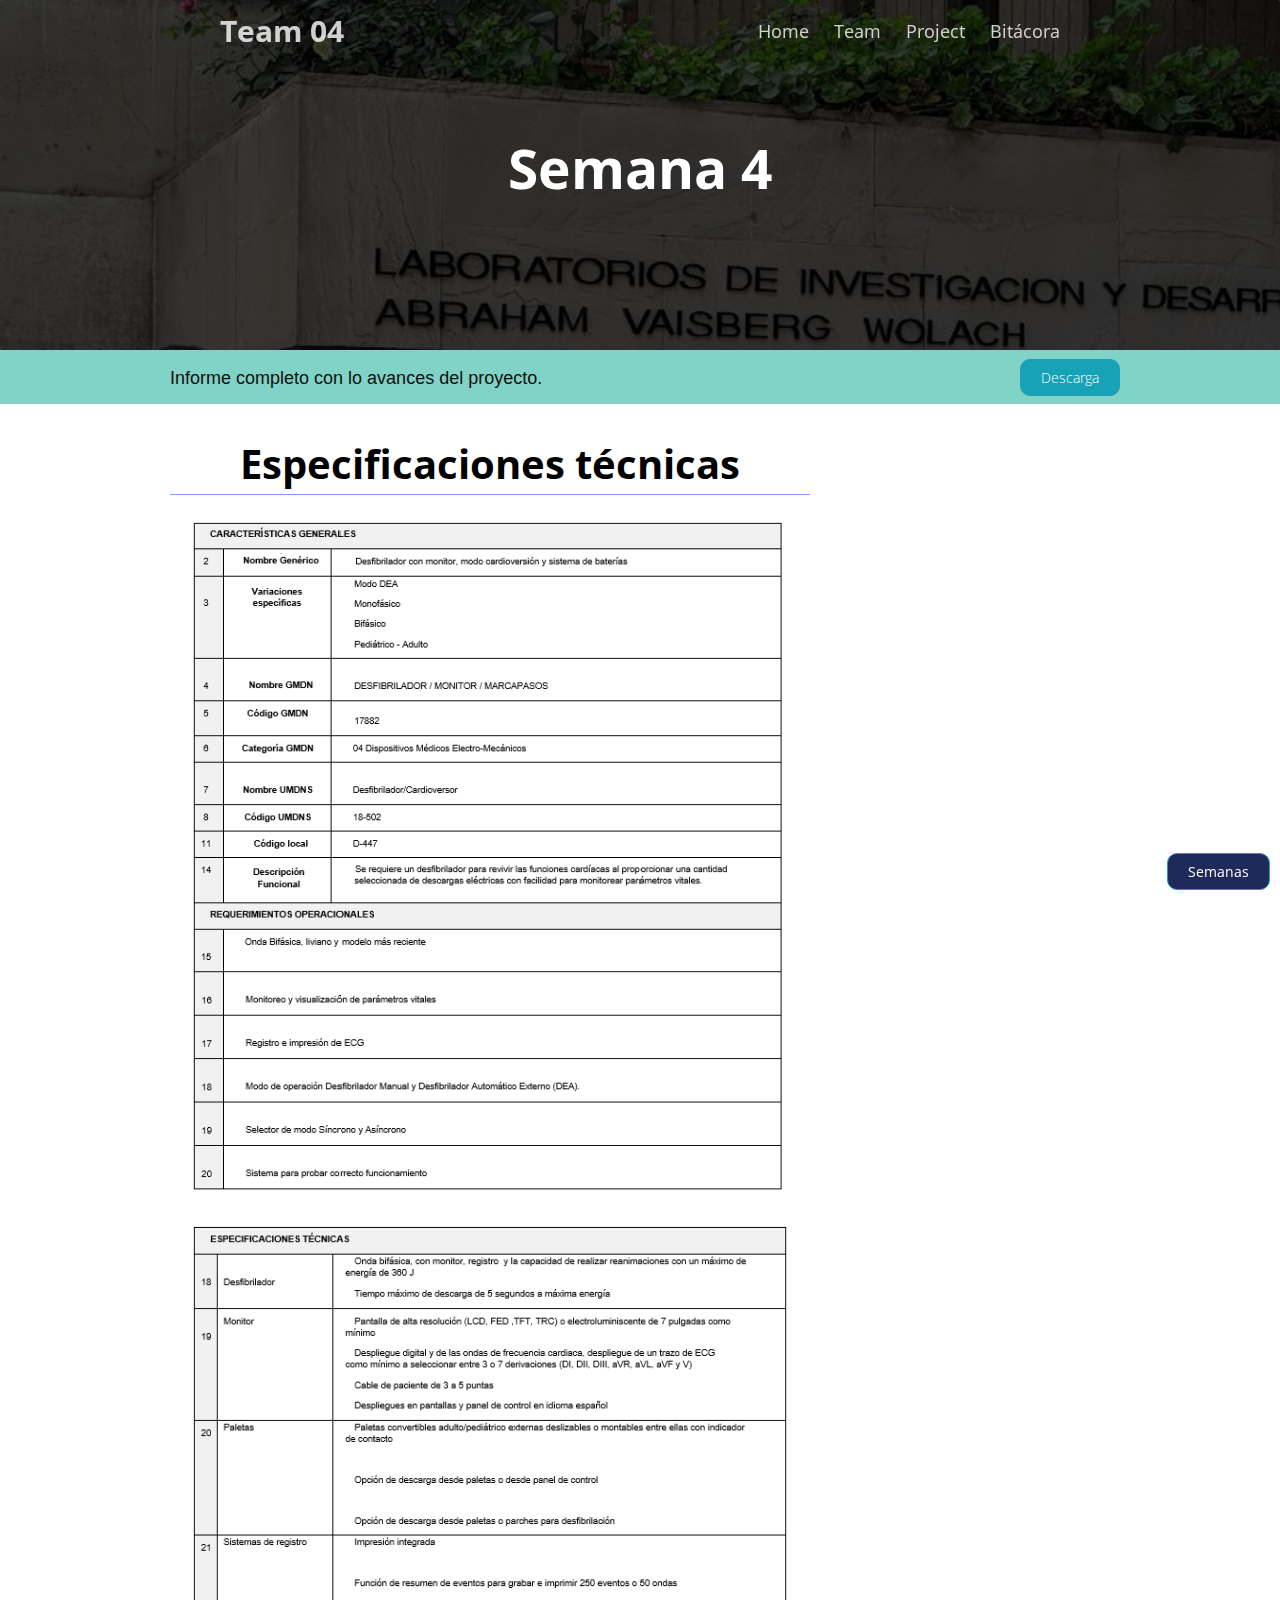
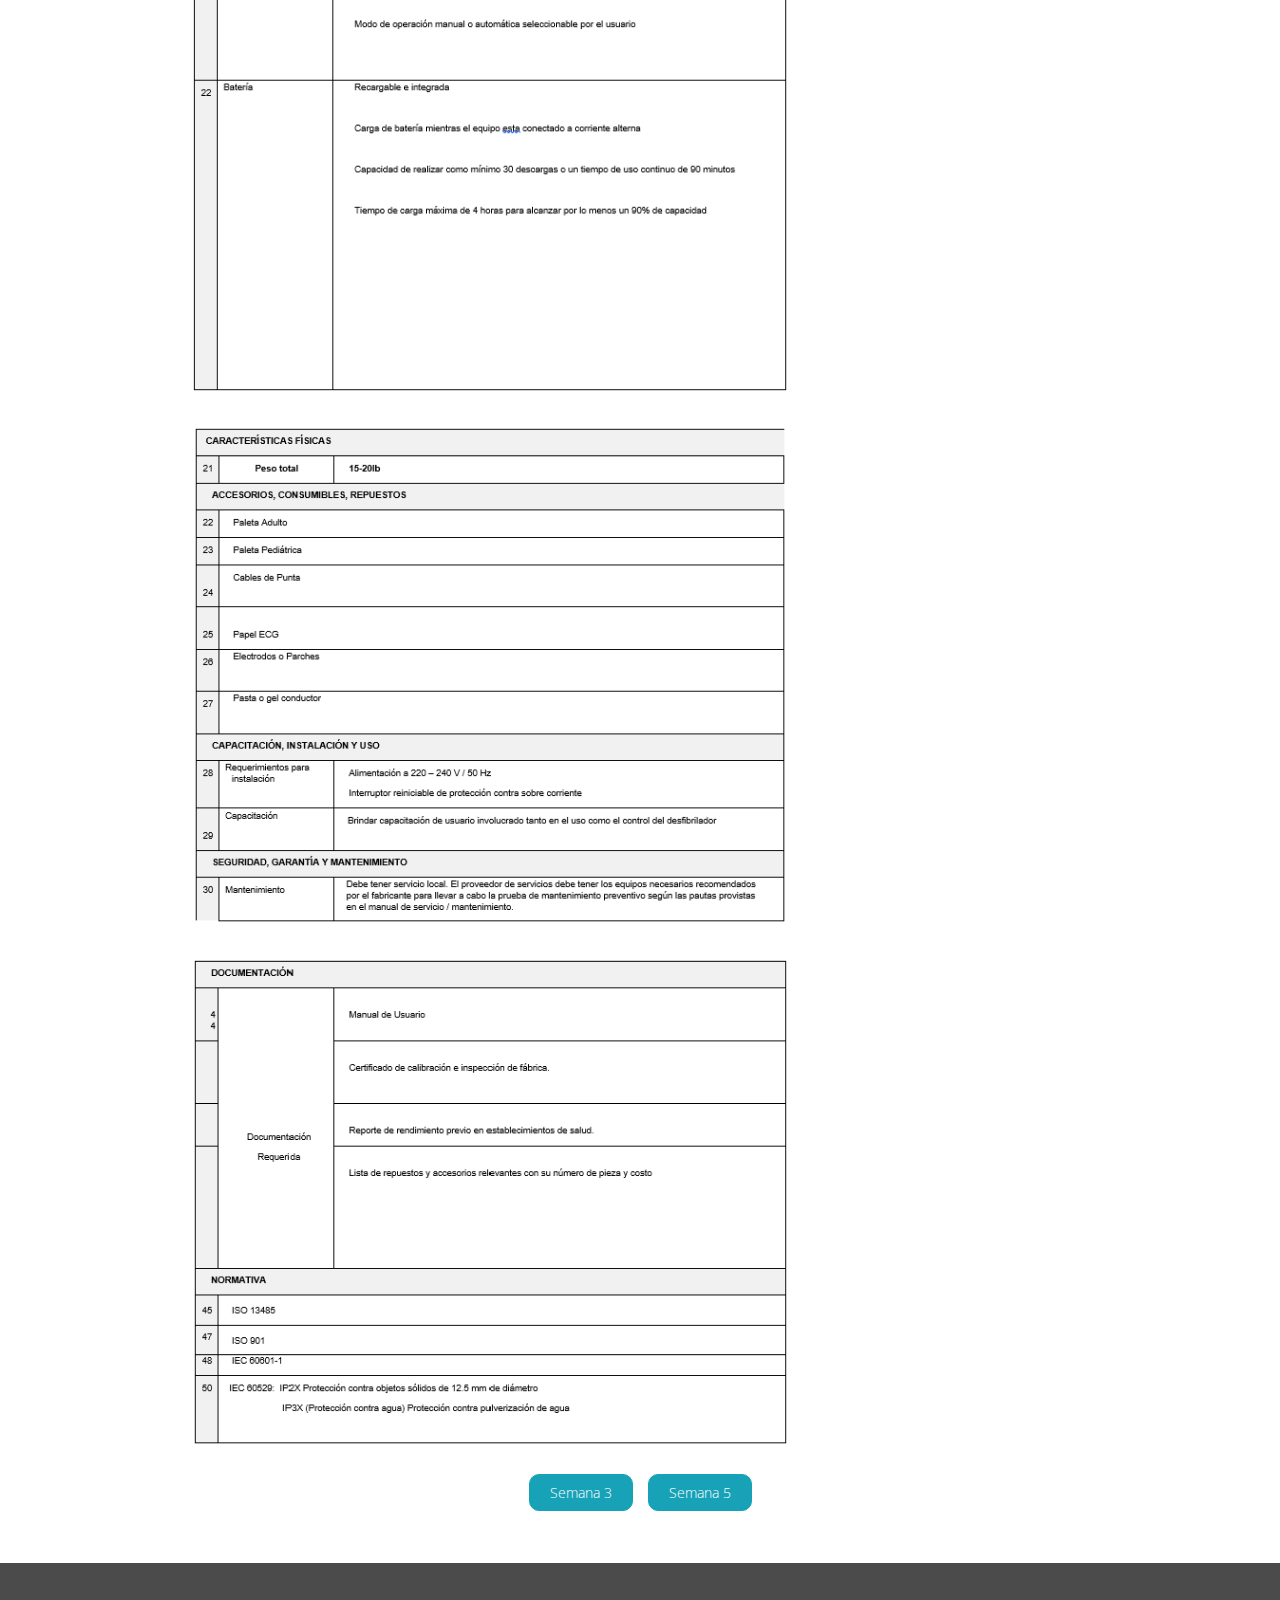
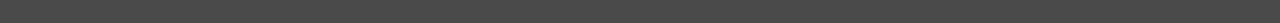
<file: semana4.html>
<!doctype html>
<html>

<head>
  <title>Team 04 || Semana 4</title>
  <meta charset="utf-8" name="viewport" content="width=device-width, initial-scale=1">
  <link href="css/frame.css" media="screen" rel="stylesheet" type="text/css" />
  <link href="css/controls.css" media="screen" rel="stylesheet" type="text/css" />
  <link href="css/custom.css" media="screen" rel="stylesheet" type="text/css" />
  <link href='https://fonts.googleapis.com/css?family=Open+Sans:400,700' rel='stylesheet' type='text/css'>
  <link href='https://fonts.googleapis.com/css?family=Open+Sans+Condensed:300,700' rel='stylesheet' type='text/css'>
  <link href="https://fonts.googleapis.com/css?family=Source+Sans+Pro:400,700" rel="stylesheet">
  <script src="https://ajax.googleapis.com/ajax/libs/jquery/3.3.1/jquery.min.js"></script>
  <script src="js/menu.js"></script>
  <style>
    .menu-proyecto {
      color: rgb(255, 255, 255) !important;
      opacity: 1 !important;
      font-weight: 700 !important;
    }
  </style>
</head>

<body>
<!--------- NAV BAR --------->
  <div class="menu-container" id="menu">
      <div class="menu">
          <div class="menu-table flex-row-space-between">
            <div class="logo flex-row-center">
              <a href="index.html">Team 04</a>
            </div>
            <a class="menu-button" tabindex="0" href="javascript:void(0)">
              <img src="img/menu.png">
            </a>
            <div class="menu-items flex-row-center flex-item">
              <a href="index.html" class="menu-index">Home</a>
              <a href="team.html" class="menu-team" style="opacity: 1; font-weight: 700; color: rgb(255,255,255)">Team</a>
              <a href="proyecto.html" class="menu-proyecto">Project</a>
              <a href="bitacora.html" class="menu-embedding">Bitácora</a>
            </div>
          </div>
        </div>
    </div>
<!---------------------------------->
  <div class="content-container" style="position:relative; background-color: ">
<!-------------------------------CABECERA--------------------------------->
    <div class="image parallax" style="background-image: url(img/Tean-Header01.jpg); min-height: 350px; margin: 0; z-index: 1">
        <div class="content-table flex-column" style="background-color: rgba(0, 0, 0, 0.72)">
            <div class="flex-item flex-column" style="position: relative; top: 100px">
            <h2 style="align-self: center; color: white; font-size: 55px; text-align: center">Semana 4</h2>
            <h4 style="align-self: center; color: #bfbfbf; font-size: 18px"></h4>
            </div>  
        </div>
      </div>
      
<!----------------------Menu de semanas--------------------->
    <div class="sidebar border-right" style="display:none; position: fixed; right: 5px" id="mySidebar">
        <div class="flex-column">
            <a href="semana1.html" class="bar-item button" style="color:#000000; text-decoration: none">Semana 1</a>
            <a href="semana2.html" class="bar-item button" style="color:#000000; text-decoration: none">Semana 2</a>
            <a href="semana3.html" class="bar-item button" style="color:#000000; text-decoration: none">Semana 3</a>
            <a href="semana4.html" class="bar-item button" style="color:#000000; text-decoration: none">Semana 4</a>
            <a href="semana5.html" class="bar-item button" style="color:#000000; text-decoration: none">Semana 5</a>
        </div>
    </div>
    <div style="position: fixed; z-index: 2; bottom: 10px; right: 10px"><a class="custom-button custom-button-info" style="border-radius: 10px; width: 100; background-color: rgba(0, 13, 67, 0.88)" onclick="openWeek()">Semanas</a>
    </div>
<!-------------------------------------------->
<!------------------------------------------------------------------------->
<!--/_/_/_/_/_/_/_/_/_/_/_/------CONTENIDO------/_/_/_/_/_/_/_/_/_/_/_/-->
<!-----------------Avance--------------------->
    <div class="flex-row" style="background-color: #80d3c6">
        <div class="content" style="width:100%">
            <div class="flex-row" style="padding: 10px">
                <div class="flex-item flex-column" style="max-width: 75%">
                    <h3 style="color: #0f0f0f; font-weight: 100; font-family: Helvetica">Informe completo con lo avances del proyecto.</h3>
                </div>
                <div class="flex-item flex-column" style="position: absolute; right: 0px">
                    <div class="control-group">
                        <a class="custom-button custom-button-info" 
                           download="PBD-Informe.pdf" 
                           href="PBD-Informe.pdf" 
                           style="border-radius: 10px; self-align:center">Descarga</a> 
                    </div>
                </div>
            </div>
        </div>
    </div>   
<!--------------------------------------------->
    <div class="content">
      <div class="content-table flex-column">
<!-----------------About Us--------------------->
        <div class="flex-row">
          <div class="flex-item flex-column">
            <h2 style="text-align: center; font-size: 40px">Especificaciones técnicas</h2>
            <hr style="background-color: #7b9eff; height: 1px; border: 0">
            <div class="flex-item flex-column">
            <img class="image max-width-400" src="img/1-EspTecnica.png" style="align-self: center; max-width: 600px">
            </div>
            <div class="flex-item flex-column">
            <img class="image max-width-400" src="img/2-EspTecnica.png" style="align-self: center; max-width: 600px">
            </div>
            <div class="flex-item flex-column">
            <img class="image max-width-400" src="img/3-EspTecnica.png" style="align-self: center; max-width: 600px">
            </div>
            <div class="flex-item flex-column">
            <img class="image max-width-400" src="img/4-EspTecnica.png" style="align-self: center; max-width: 600px">
            </div>
          </div>
        </div>
          <div class="flex-row">             
              <div class="control-group" style="align-self: center; margin:auto">
                  
                  <a class="custom-button custom-button-info" href="semana3.html" style="border-radius: 10px">Semana 3</a>
                  <a class="custom-button custom-button-info" href="semana5.html" style="border-radius: 10px">Semana 5</a>
                  
              </div>
          </div>

<!--------------------------------------------->
     </div>
    </div>
    <br>
<!--/-/_/_/_/_/_/_/_/_/_/_/_/_/_/_/_/_/_/_/_/_/_/_/_/_/_/_/_/_/-->
      
<!-----------------PIE DE PÁGINA--------------------->
    <div style="background-color: #4b4b4b">
        <div class="content" style="font-size: 12px; align-self: : center; text-align: center">
            <div class="content-table flex-column" style="align-content: center">
                <div class="flex-row" style="color: white">
                  <div class="flex-item flex-column">
                    <p class="text text-large">

                    </p>
                  </div>
                  <div class="flex-item flex-column">
                    <p class="text text-large">

                    </p>
                  </div>
                </div>
            </div>
        </div>
      </div>
  </div>
<!--------------------------------------------->
    
</body>

</html>
</file>
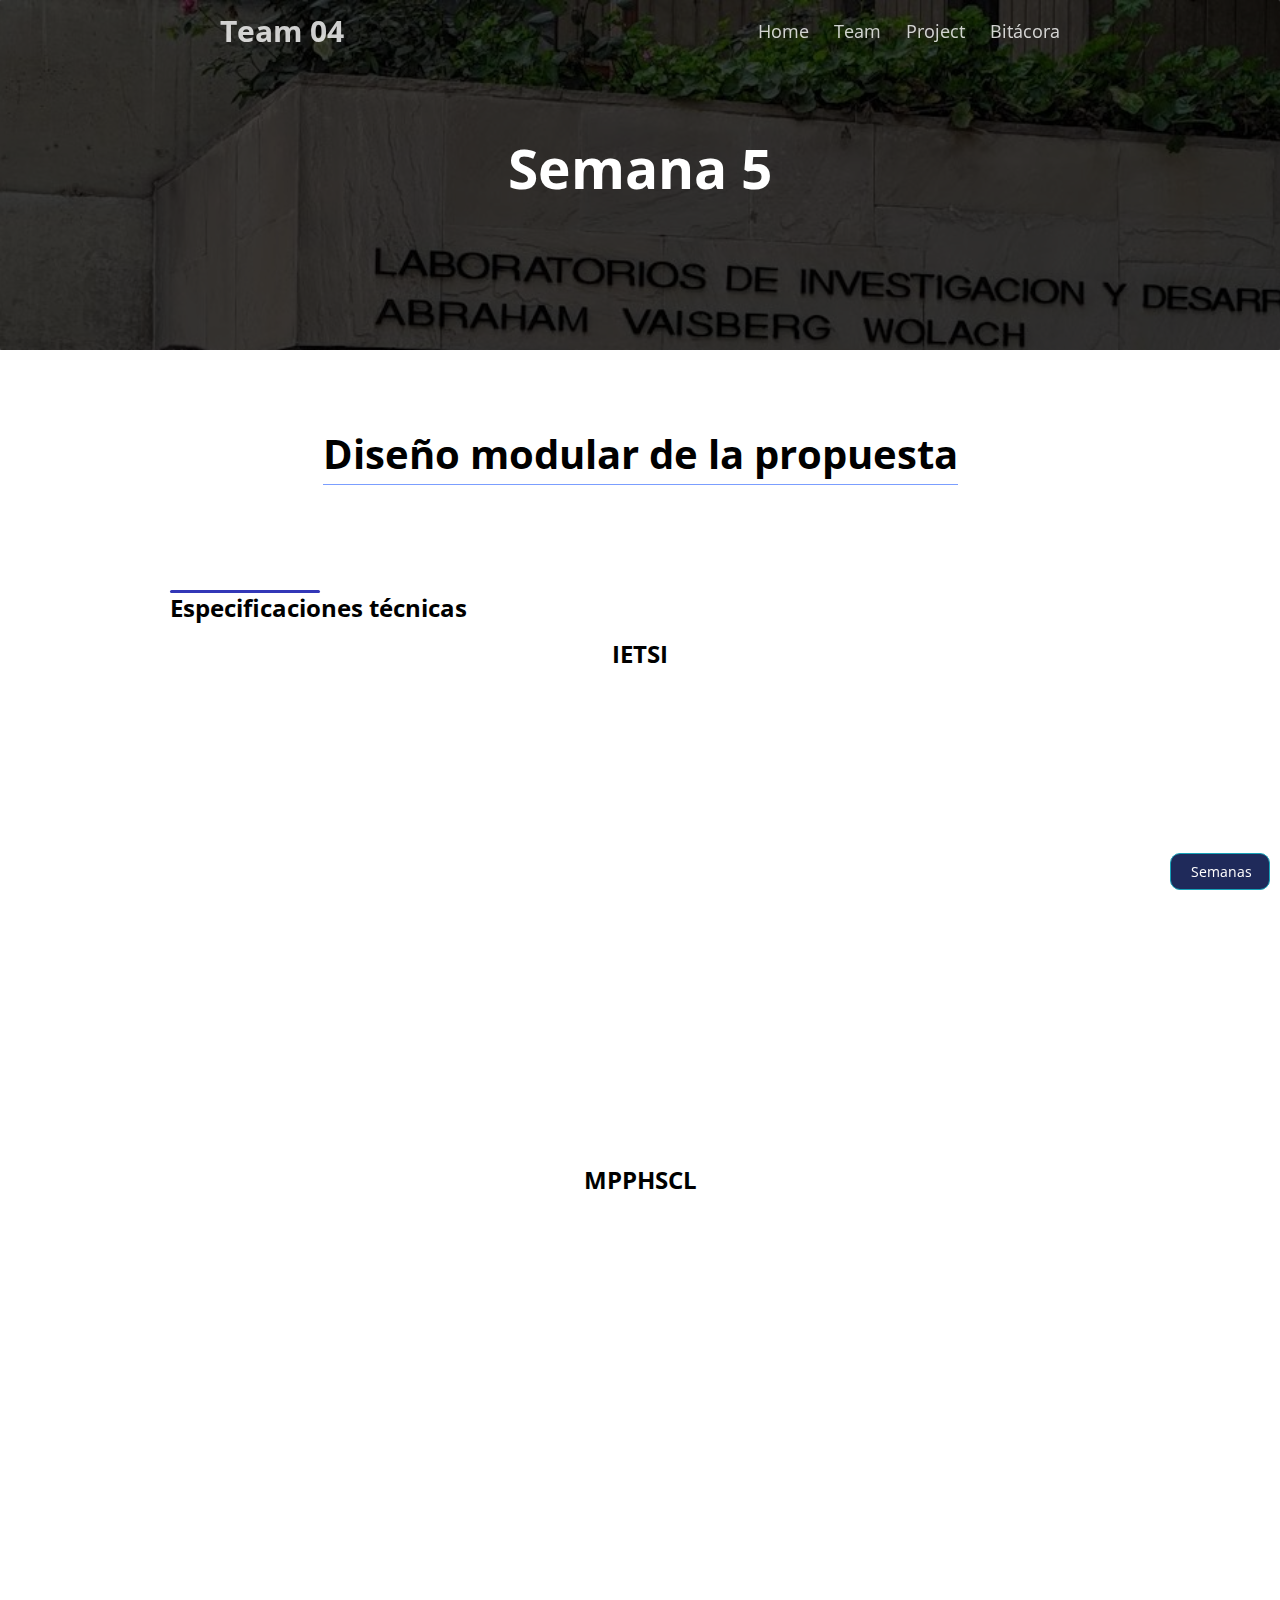
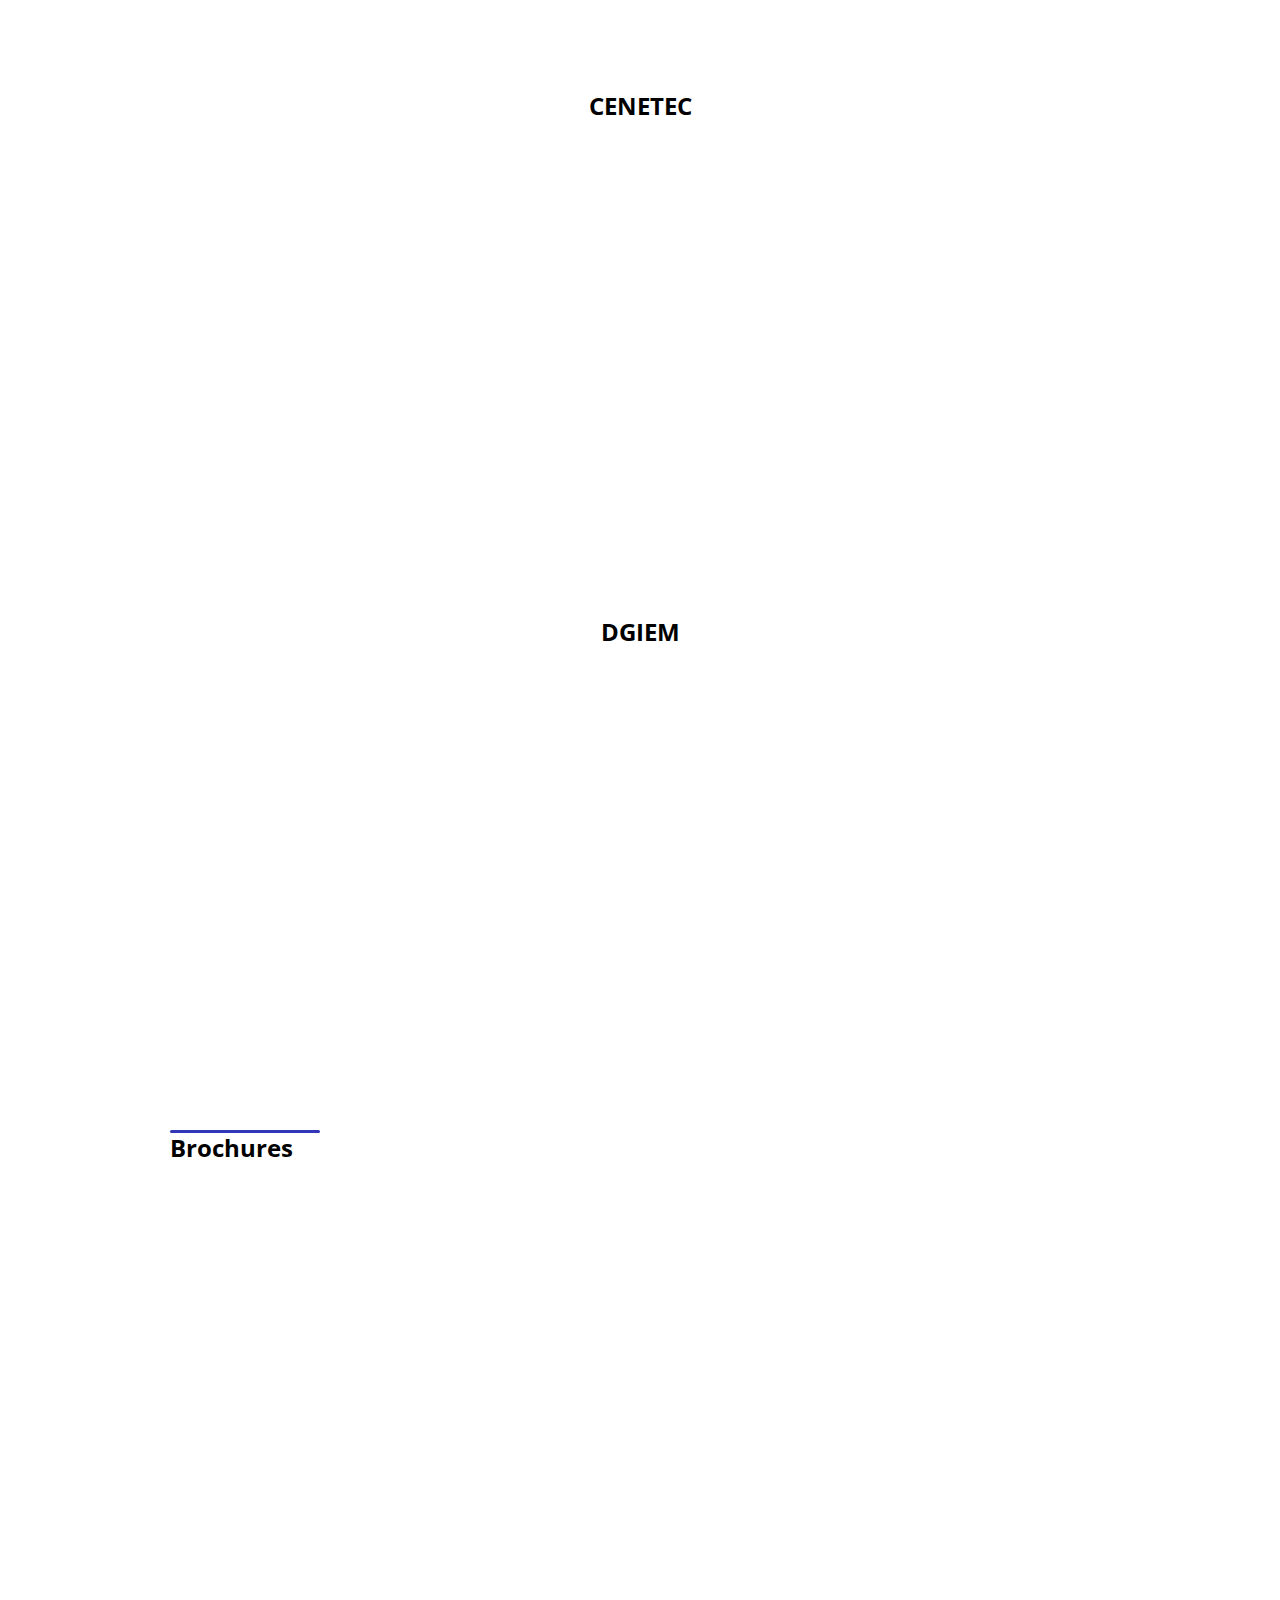
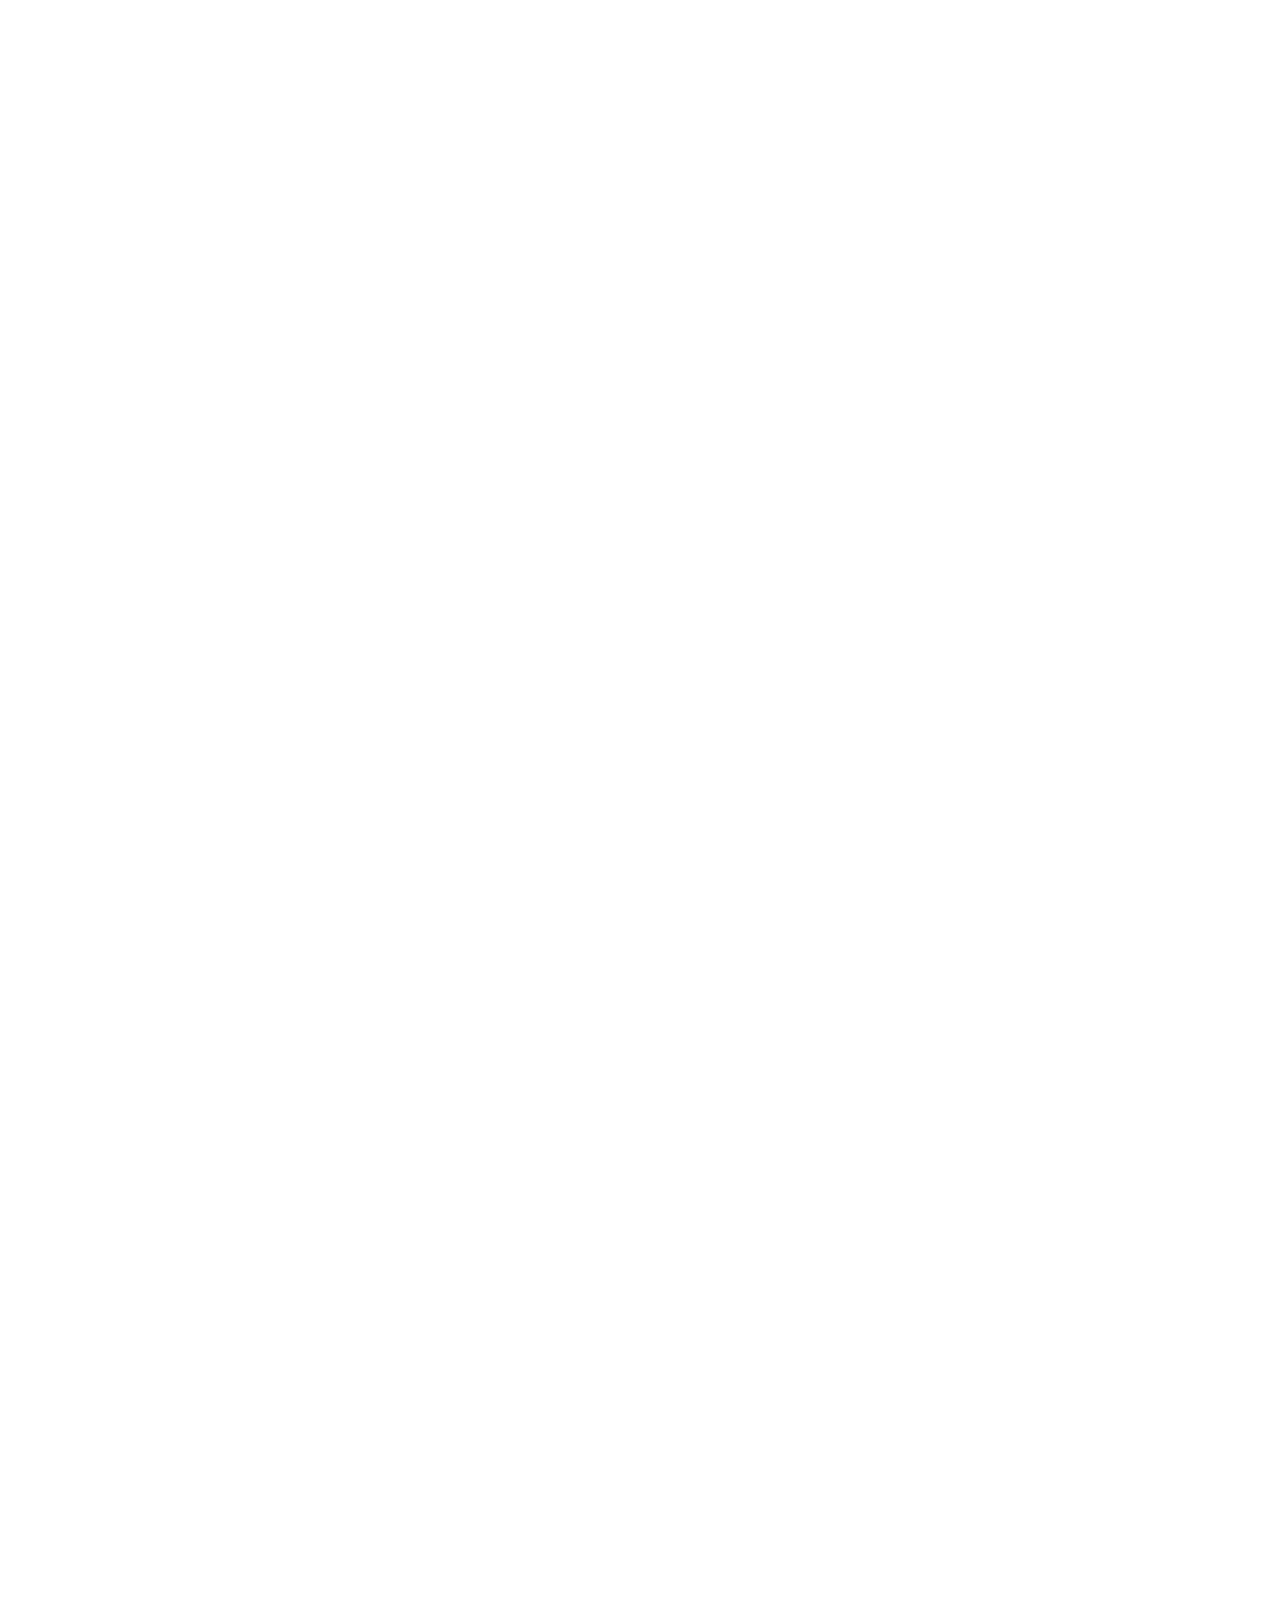
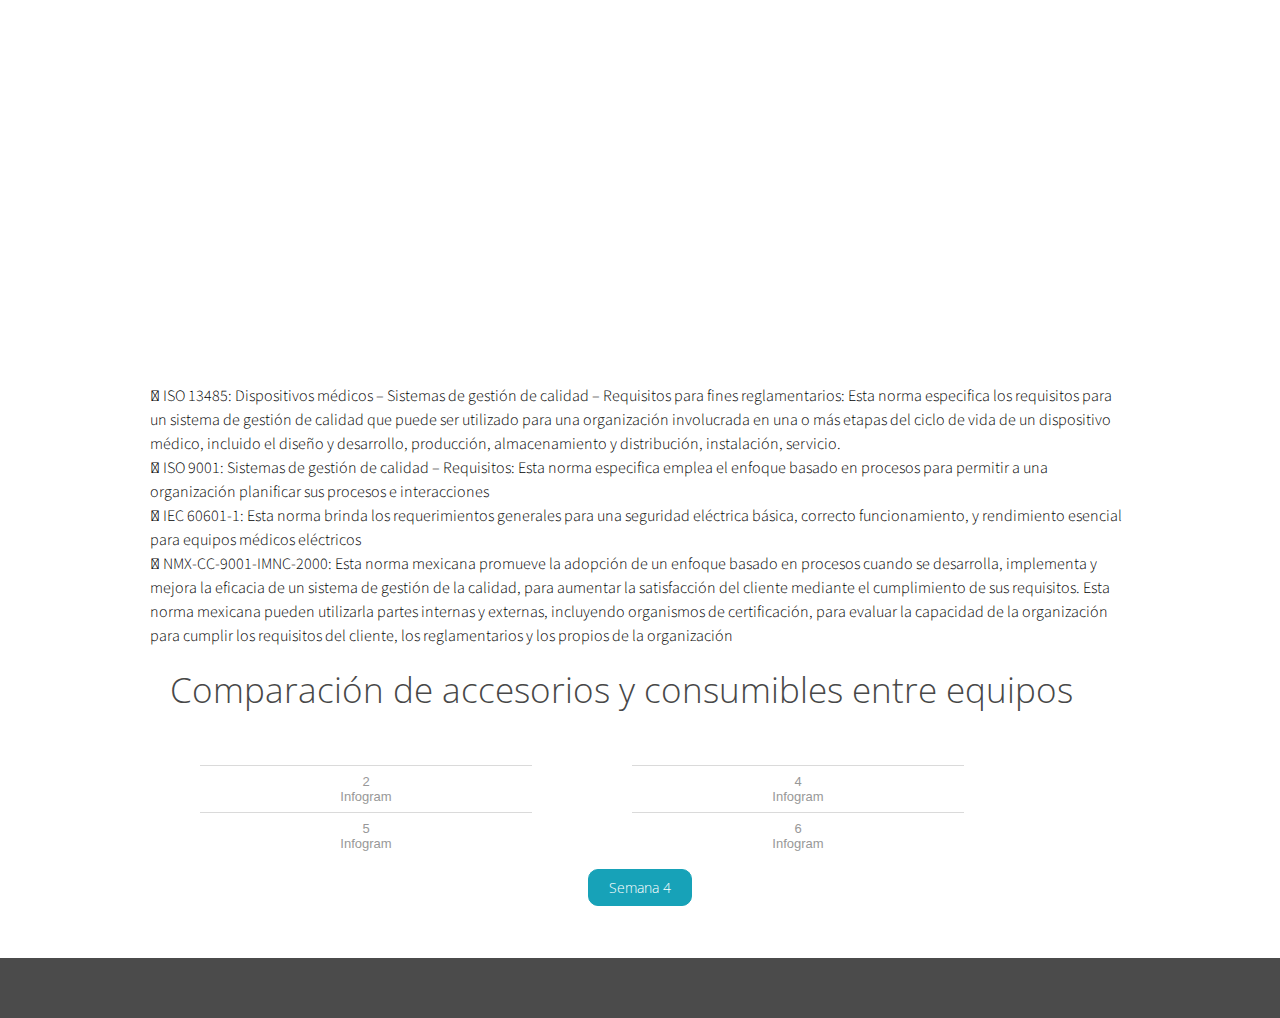
<file: semana5.html>
<html>

<head>
  <title>Team 04 || Semana 4</title>
  <meta charset="utf-8" name="viewport" content="width=device-width, initial-scale=1">
  <link href="css/frame.css" media="screen" rel="stylesheet" type="text/css" />
  <link href="css/controls.css" media="screen" rel="stylesheet" type="text/css" />
  <link href="css/custom.css" media="screen" rel="stylesheet" type="text/css" />
  <link href='https://fonts.googleapis.com/css?family=Open+Sans:400,700' rel='stylesheet' type='text/css'>
  <link href='https://fonts.googleapis.com/css?family=Open+Sans+Condensed:300,700' rel='stylesheet' type='text/css'>
  <link href="https://fonts.googleapis.com/css?family=Source+Sans+Pro:400,700" rel="stylesheet">
  <script src="https://ajax.googleapis.com/ajax/libs/jquery/3.3.1/jquery.min.js"></script>
  <script src="js/menu.js"></script>
  <style>
    .menu-proyecto {
      color: rgb(255, 255, 255) !important;
      opacity: 1 !important;
      font-weight: 700 !important;
    }
  </style>
</head>

<body>
<!--------- NAV BAR --------->
  <div class="menu-container" id="menu">
      <div class="menu">
          <div class="menu-table flex-row-space-between">
            <div class="logo flex-row-center">
              <a href="index.html">Team 04</a>
            </div>
            <a class="menu-button" tabindex="0" >
              <img src="img/menu.png">
            </a>
            <div class="menu-items flex-row-center flex-item">
              <a href="index.html" class="menu-index">Home</a>
              <a href="team.html" class="menu-team" style="opacity: 1; font-weight: 700; color: rgb(255,255,255)">Team</a>
              <a href="proyecto.html" class="menu-proyecto">Project</a>
              <a href="bitacora.html" class="menu-embedding">Bitácora</a>
            </div>
          </div>
        </div>
    </div>
    
<!---------------------------------->
  <div class="content-container" style="position:relative; background-color: ">
<!-------------------------------CABECERA--------------------------------->
    <div class="image parallax" style="background-image: url(img/Tean-Header01.jpg); min-height: 350px; margin: 0; z-index: 1">
        <div class="content-table flex-column" style="background-color: rgba(0, 0, 0, 0.72)">
            <div class="flex-item flex-column" style="position: relative; top: 100px">
            <h2 style="align-self: center; color: white; font-size: 55px; text-align: center">Semana 5</h2>
            <h4 style="align-self: center; color: #bfbfbf; font-size: 18px"></h4>
            </div>  
        </div>
      </div>
<!----------------------Menu de semanas--------------------->
    <div class="sidebar border-right" style="display:none; position: fixed; right: 5px" id="mySidebar">
        <div class="flex-column">
            <a href="semana1.html" class="bar-item button" style="color:#000000; text-decoration: none">Semana 1</a>
            <a href="semana2.html" class="bar-item button" style="color:#000000; text-decoration: none">Semana 2</a>
            <a href="semana3.html" class="bar-item button" style="color:#000000; text-decoration: none">Semana 3</a>
            <a href="semana4.html" class="bar-item button" style="color:#000000; text-decoration: none">Semana 4</a>
            <a href="semana5.html" class="bar-item button" style="color:#000000; text-decoration: none">Semana 5</a>
        </div>
    </div>
    <div style="position: fixed; z-index: 2; bottom: 10px; right: 10px"><a class="custom-button custom-button-info" style="border-radius: 10px; width: 100; background-color: rgba(0, 13, 67, 0.88)" onclick="openWeek()">Semanas</a>
    </div>
<!-------------------------------------------->


      
<!------------------------------------------------------------------------->
<!--/_/_/_/_/_/_/_/_/_/_/_/------CONTENIDO------/_/_/_/_/_/_/_/_/_/_/_/-->
    <br><br>
    <div class="content">
      <div class="content-table flex-column">
<!-----------------About Us--------------------->
        <div class="flex-row">
          <div class="flex-item flex-column" style="margin: auto">
            <h2 style="text-align: center; font-size: 40px">Diseño modular de la propuesta</h2>
            <hr style="background-color: #7b9eff; height: 1px; border: 0">
            </div>
            
          </div>
          <p class="text" style="text-align: justify; font-size: 18px">
                <br>
                
                
                </p>
          <br><br>
          <div class="flex-row" style="max-width: 99%">
          <div class="infogram-embed" data-id="fb2cf7a5-ee8d-4cd0-b4e8-70790ff54446" data-type="interactive" data-title="Organismo" style="min-width: 99%"></div>
          </div>
          
          
          <script>!function(e,t,s,i){var n="InfogramEmbeds",o=e.getElementsByTagName("script")[0],d=/^http:/.test(e.location)?"http:":"https:";if(/^\/{2}/.test(i)&&(i=d+i),window[n]&&window[n].initialized)window[n].process&&window[n].process();else if(!e.getElementById(s)){var r=e.createElement("script");r.async=1,r.id=s,r.src=i,o.parentNode.insertBefore(r,o)}}(document,0,"infogram-async","https://e.infogram.com/js/dist/embed-loader-min.js");</script>
        
          <div class="flex-row">
              <div class="flex-item">
              <h2-2>Especificaciones técnicas</h2-2>
              <h2 style="text-align: center;">IETSI</h2>
              <iframe src="https://cdn.flipsnack.com/widget/v2/widget.html?hash=fzn3ycc7e" width="100%" height="480" seamless="seamless" scrolling="no" frameBorder="0" allowFullScreen></iframe>
              <h2 style="text-align: center;">MPPHSCL</h2>
              <iframe src="https://cdn.flipsnack.com/widget/v2/widget.html?hash=fu8ao33cb" width="100%" height="480" seamless="seamless" scrolling="no" frameBorder="0" allowFullScreen></iframe>
              <h2 style="text-align: center;">CENETEC</h2>
              <iframe src="https://cdn.flipsnack.com/widget/v2/widget.html?hash=ftkmeuudq" width="100%" height="480" seamless="seamless" scrolling="no" frameBorder="0" allowFullScreen></iframe>
              <h2 style="text-align: center;">DGIEM</h2>
              <iframe src="https://cdn.flipsnack.com/widget/v2/widget.html?hash=fh5ed88nv" width="100%" height="480" seamless="seamless" scrolling="no" frameBorder="0" allowFullScreen></iframe>
              
              <h2-2>Brochures</h2-2>

              <iframe src="https://cdn.flipsnack.com/widget/v2/widget.html?hash=f1umeuudq" width="100%" height="480" seamless="seamless" scrolling="no" frameBorder="0" allowFullScreen></iframe>

              <iframe src="https://cdn.flipsnack.com/widget/v2/widget.html?hash=fzp3ycc7e" width="100%" height="480" seamless="seamless" scrolling="no" frameBorder="0" allowFullScreen></iframe>

              <iframe src="https://cdn.flipsnack.com/widget/v2/widget.html?hash=f1h9qhhv0" width="100%" height="480" seamless="seamless" scrolling="no" frameBorder="0" allowFullScreen></iframe>
              
              <iframe src="https://cdn.flipsnack.com/widget/v2/widget.html?hash=fcmsbmmug" width="100%" height="480" seamless="seamless" scrolling="no" frameBorder="0" allowFullScreen></iframe>
              
              <iframe src="https://cdn.flipsnack.com/widget/v2/widget.html?hash=fzt9qhhv0" width="100%" height="480" seamless="seamless" scrolling="no" frameBorder="0" allowFullScreen></iframe>
            
            </div>
          </div>
          <div class="mxgraph" style="max-width:99%;border:1px solid transparent; max-height: 610px" data-mxgraph="{&quot;highlight&quot;:&quot;#0000ff&quot;,&quot;nav&quot;:true,&quot;resize&quot;:true,&quot;toolbar&quot;:&quot;zoom layers lightbox&quot;,&quot;edit&quot;:&quot;_blank&quot;,&quot;xml&quot;:&quot;&lt;mxfile host=\&quot;www.draw.io\&quot; modified=\&quot;2019-09-25T17:55:28.644Z\&quot; agent=\&quot;Mozilla/5.0 (Windows NT 10.0; Win64; x64) AppleWebKit/537.36 (KHTML, like Gecko) Chrome/77.0.3865.90 Safari/537.36\&quot; etag=\&quot;3ubr33y0PKHbBaqtubg2\&quot; version=\&quot;11.3.1\&quot; type=\&quot;device\&quot; pages=\&quot;1\&quot;&gt;&lt;diagram id=\&quot;3228e29e-7158-1315-38df-8450db1d8a1d\&quot; name=\&quot;Page-1\&quot;&gt;5Vldj+I2FP01PFL5IyHwCCHMooqpVEZqt2+GOMFdJ2YS8zH762snNiQkqaZTYEfsjATxsX1t33OufWN62E+OTxnZbhYipLyHQHjs4WkPIeiAofrSyFuJeNgrgThjoWl0BpbsOzUgMOiOhTSvNZRCcMm2dXAt0pSuZQ0jWSYO9WaR4PVRtySmDWC5JryJ/[base64]//e5taS8UBqrD6Dgcn4NuFi+RVFtEki5UYlRFSaHDZN0uSVrXXNQ8aCwjUy4KkH1SPJtqdCIHany+qRQh34qqk8CAKoQc5Ln5pmTFeWTk5x847tUpHrQXGbiG20FrWC19Yhx7p+8jmdg6AFXD5SRkCnSLgxoP8xIwrgO2y+U76lka2IqTJTCgSlX7KKZO/F8vdhSE1MjCDwRyi9ManOuXtSeZtoiH5t2UmxLitcsjbVx9+TrqoaNrHVveqxARtNPVCRUZm+qial1EPzFLTu92dj1LHI4RzQGBttUgvkEErOLxCf750hSDyaYugNr2BlY/y0gPir+efCynHfK/BEE7eGBPx7eQdCcRrIp5+sLFwPvQrgKurNsRz9YttP50zxYPLRuIRqPJ/fYiLNSH7cXrmtl+qNk64BPlsZ8VP5+8By8BP5PmJ6MAwdi9InSk5WQUiTneJmYchk1t0hbRhe7Px7cO4xgI4xmUyVW3w8aItPxc6GmSwdfejRhYci7ZHmWHvi49N4tkpBlSvlM6GnlYqe9e5WN0HPqDHq4waB9+6sSaPev/8Mf/ntxBJwcVuyv/tP36Gv0a/LaV6S6qEGqLxK1TCLZnuj3dKo+nkWWqNH1zBGguez5uDeGaai8kZde0U25/iDh647lbM10mwlOrYkpzSO2yhhX1GVdemndHKpbgYEquqpwhxxbNobhv8msIcgOOltI72YY1I86pxmiENybYdxgeL78TQEQO0P3HZH7XlKuGeHX4MJmq5aLlrTDhU0u0C25cDq4GAEAH5cKx72gouXo8u5Nhdug4nnxZ9/3+5qL/nzx7PcRsMH6iKy4AF+kFG4LL3B4b2IGndn6Bn70ChAinU+XjgNF3cEsR9c6mubG/aA2XFxer0kuTseYeQNVywOpRnNaHolkxak99BSyS0nRQp2b5UGqO+RKD7ZLzmK1vAIuwNedNVS1F+qqrT4wQTP577iyrHrpato9Z7SV/PZF39FN+4Vf2yQrlD4jXmRqGyVtmt5CxkO3fuZigFqu8+Co5diFN9Vx8/J8HrwoYKD+f6LNHqNPsNk371vnOpSAi0aPy4SLh5c3huBmXKji+bepoq7yAyAO/gE=&lt;/diagram&gt;&lt;/mxfile&gt;&quot;}"></div>
<script type="text/javascript" src="https://www.draw.io/js/viewer.min.js"></script>
          
          <div class="felx-row">
              <p>	ISO 13485: Dispositivos médicos – Sistemas de gestión de calidad – Requisitos para fines reglamentarios:  Esta norma especifica los requisitos para un sistema de gestión de calidad que puede ser utilizado para una organización involucrada en una o más etapas del ciclo de vida de un dispositivo médico, incluido el diseño y desarrollo, producción, almacenamiento y distribución, instalación, servicio. 
<br>
	ISO 9001: Sistemas de gestión de calidad – Requisitos: Esta norma especifica emplea el enfoque basado en procesos para permitir a una organización planificar sus procesos e interacciones
<br>
	IEC 60601-1: Esta norma brinda	 los requerimientos generales para una seguridad eléctrica básica, correcto funcionamiento, y rendimiento esencial para equipos médicos eléctricos



<br>

	NMX-CC-9001-IMNC-2000: Esta norma mexicana promueve la adopción de un enfoque basado en procesos cuando se desarrolla, implementa y mejora la eficacia de un sistema de gestión de la calidad, para aumentar la satisfacción del cliente mediante el cumplimiento de sus requisitos. Esta norma mexicana pueden utilizarla partes internas y externas, incluyendo organismos de certificación, para evaluar la capacidad de la organización para cumplir los requisitos del cliente, los reglamentarios y los propios de la organización
              </p>
          </div>
          
          <div class="infogram-embed" data-id="ce471cd7-1de6-4c91-95fb-56ed1dc3fb67" data-type="interactive" data-title="Untitled report"></div><script>!function(e,t,s,i){var n="InfogramEmbeds",o=e.getElementsByTagName("script")[0],d=/^http:/.test(e.location)?"http:":"https:";if(/^\/{2}/.test(i)&&(i=d+i),window[n]&&window[n].initialized)window[n].process&&window[n].process();else if(!e.getElementById(s)){var r=e.createElement("script");r.async=1,r.id=s,r.src=i,o.parentNode.insertBefore(r,o)}}(document,0,"infogram-async","https://e.infogram.com/js/dist/embed-loader-min.js");</script>
          
          <div class="flex-row">
              <h2 style="font-size: 35; font-weight: 100; color: #484848; margin:0 20">
              Comparación de accesorios y consumibles  entre equipos
              </h2>
              <hr style="background-color: #7b9eff; height: 1px; border: ">
          </div>
          <br><br>
          <div class="flex-row" style="width: 100%">
          <div  class="flex-item flex-column" style="width: 40%">
              <div class="infogram-embed" data-id="5f0711dd-0cfc-4446-9757-e96f9c16f159" data-type="interactive" data-title="2"></div><script>!function(e,t,s,i){var n="InfogramEmbeds",o=e.getElementsByTagName("script")[0],d=/^http:/.test(e.location)?"http:":"https:";if(/^\/{2}/.test(i)&&(i=d+i),window[n]&&window[n].initialized)window[n].process&&window[n].process();else if(!e.getElementById(s)){var r=e.createElement("script");r.async=1,r.id=s,r.src=i,o.parentNode.insertBefore(r,o)}}(document,0,"infogram-async","https://e.infogram.com/js/dist/embed-loader-min.js");</script><div style="padding:8px 0;font-family:Arial!important;font-size:13px!important;line-height:15px!important;text-align:center;border-top:1px solid #dadada;margin:0 30px"><a href="https://infogram.com/5f0711dd-0cfc-4446-9757-e96f9c16f159" style="color:#989898!important;text-decoration:none!important;" target="_blank">2</a><br><a href="https://infogram.com" style="color:#989898!important;text-decoration:none!important;" target="_blank" rel="nofollow">Infogram</a></div>
              </div>
            <div  class="flex-item flex-column" style="width: 40%">
              <div class="infogram-embed" data-id="7656f784-c52e-423b-a859-bdbbd1aa8751" data-type="interactive" data-title="4"></div><script>!function(e,t,s,i){var n="InfogramEmbeds",o=e.getElementsByTagName("script")[0],d=/^http:/.test(e.location)?"http:":"https:";if(/^\/{2}/.test(i)&&(i=d+i),window[n]&&window[n].initialized)window[n].process&&window[n].process();else if(!e.getElementById(s)){var r=e.createElement("script");r.async=1,r.id=s,r.src=i,o.parentNode.insertBefore(r,o)}}(document,0,"infogram-async","https://e.infogram.com/js/dist/embed-loader-min.js");</script><div style="padding:8px 0;font-family:Arial!important;font-size:13px!important;line-height:15px!important;text-align:center;border-top:1px solid #dadada;margin:0 30px"><a href="https://infogram.com/7656f784-c52e-423b-a859-bdbbd1aa8751" style="color:#989898!important;text-decoration:none!important;" target="_blank">4</a><br><a href="https://infogram.com" style="color:#989898!important;text-decoration:none!important;" target="_blank" rel="nofollow">Infogram</a></div>
              </div>
          </div>
          
          <div class="flex-row" style="width: 100%">
          <div  class="flex-item flex-column" style="width: 40%">
              <div class="infogram-embed" data-id="8757a942-dfd3-4995-b700-f56989afad00" data-type="interactive" data-title="5"></div><script>!function(e,t,s,i){var n="InfogramEmbeds",o=e.getElementsByTagName("script")[0],d=/^http:/.test(e.location)?"http:":"https:";if(/^\/{2}/.test(i)&&(i=d+i),window[n]&&window[n].initialized)window[n].process&&window[n].process();else if(!e.getElementById(s)){var r=e.createElement("script");r.async=1,r.id=s,r.src=i,o.parentNode.insertBefore(r,o)}}(document,0,"infogram-async","https://e.infogram.com/js/dist/embed-loader-min.js");</script><div style="padding:8px 0;font-family:Arial!important;font-size:13px!important;line-height:15px!important;text-align:center;border-top:1px solid #dadada;margin:0 30px"><a href="https://infogram.com/8757a942-dfd3-4995-b700-f56989afad00" style="color:#989898!important;text-decoration:none!important;" target="_blank">5</a><br><a href="https://infogram.com" style="color:#989898!important;text-decoration:none!important;" target="_blank" rel="nofollow">Infogram</a></div>
              </div>
            <div  class="flex-item flex-column" style="width: 40%">
              <div class="infogram-embed" data-id="2174b94a-a7e8-44a4-be8b-a41a4d2f2435" data-type="interactive" data-title="6"></div><script>!function(e,t,s,i){var n="InfogramEmbeds",o=e.getElementsByTagName("script")[0],d=/^http:/.test(e.location)?"http:":"https:";if(/^\/{2}/.test(i)&&(i=d+i),window[n]&&window[n].initialized)window[n].process&&window[n].process();else if(!e.getElementById(s)){var r=e.createElement("script");r.async=1,r.id=s,r.src=i,o.parentNode.insertBefore(r,o)}}(document,0,"infogram-async","https://e.infogram.com/js/dist/embed-loader-min.js");</script><div style="padding:8px 0;font-family:Arial!important;font-size:13px!important;line-height:15px!important;text-align:center;border-top:1px solid #dadada;margin:0 30px"><a href="https://infogram.com/2174b94a-a7e8-44a4-be8b-a41a4d2f2435" style="color:#989898!important;text-decoration:none!important;" target="_blank">6</a><br><a href="https://infogram.com" style="color:#989898!important;text-decoration:none!important;" target="_blank" rel="nofollow">Infogram</a></div>
              </div>
          </div>
          
              <div class="flex-row">
          <div class="flex-item flex-column">
                      
          </div>
        </div>
          <div class="flex-row">             
              <div class="control-group" style="align-self: center; margin:auto">
                  
                  <a class="custom-button custom-button-info" href="semana4.html" style="border-radius: 10px">Semana 4</a>
                  
              </div>
          </div>

<!--------------------------------------------->
     </div>
    </div>
    <br>
<!--/-/_/_/_/_/_/_/_/_/_/_/_/_/_/_/_/_/_/_/_/_/_/_/_/_/_/_/_/_/-->
      
<!-----------------PIE DE PÁGINA--------------------->
    <div style="background-color: #4b4b4b">
        <div class="content" style="font-size: 12px; align-self: : center; text-align: center">
            <div class="content-table flex-column" style="align-content: center">
                <div class="flex-row" style="color: white">
                  <div class="flex-item flex-column">
                    <p class="text text-large">

                    </p>
                  </div>
                  <div class="flex-item flex-column">
                    <p class="text text-large">

                    </p>
                  </div>
                </div>
            </div>
        </div>
      </div>
  </div>
<!--------------------------------------------->

</body>

</html>
</file>
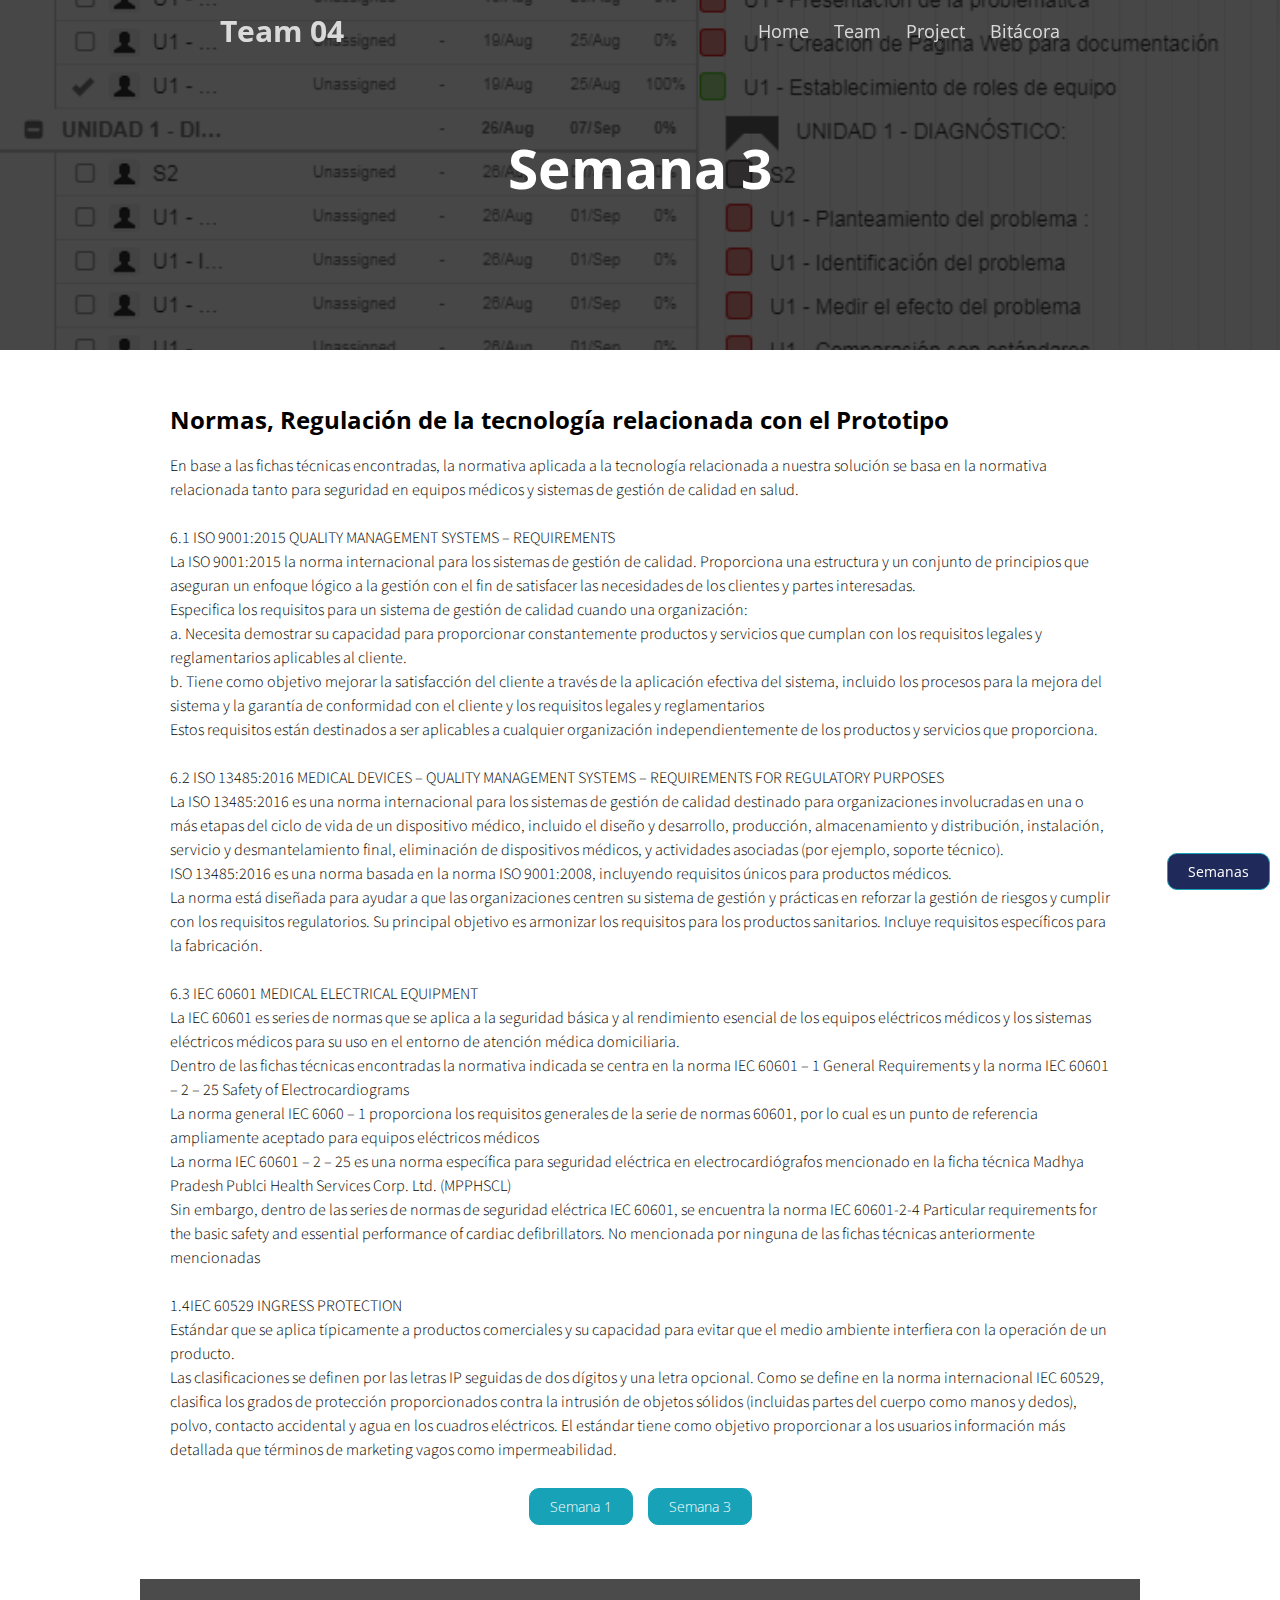
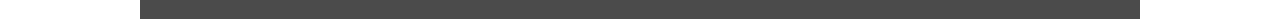
<file: semana6.html>
<!doctype html>
<html>

<head>
  <title>Team 04 || Semana 3</title>
  <meta charset="utf-8" name="viewport" content="width=device-width, initial-scale=1">
  <link href="css/frame.css" media="screen" rel="stylesheet" type="text/css" />
  <link href="css/controls.css" media="screen" rel="stylesheet" type="text/css" />
  <link href="css/custom.css" media="screen" rel="stylesheet" type="text/css" />
  <link href='https://fonts.googleapis.com/css?family=Open+Sans:400,700' rel='stylesheet' type='text/css'>
  <link href='https://fonts.googleapis.com/css?family=Open+Sans+Condensed:300,700' rel='stylesheet' type='text/css'>
  <link href="https://fonts.googleapis.com/css?family=Source+Sans+Pro:400,700" rel="stylesheet">
  <script src="https://ajax.googleapis.com/ajax/libs/jquery/3.3.1/jquery.min.js"></script>
  <script src="js/menu.js"></script>
  <style>
    .menu-proyecto {
      color: rgb(255, 255, 255) !important;
      opacity: 1 !important;
      font-weight: 700 !important;
    }
  </style>
</head>

<body>
<!--------- NAV BAR --------->
  <div class="menu-container" id="menu">
      <div class="menu">
          <div class="menu-table flex-row-space-between">
            <div class="logo flex-row-center">
              <a href="index.html">Team 04</a>
            </div>
            <a class="menu-button" tabindex="0" href="javascript:void(0)">
              <img src="img/menu.png">
            </a>
            <div class="menu-items flex-row-center flex-item">
              <a href="index.html" class="menu-index">Home</a>
              <a href="team.html" class="menu-team">Team</a>
              <a href="proyecto.html" class="menu-proyecto" style="opacity: 1; font-weight: 700; color: rgb(255,255,255)">Project</a>
              <a href="bitacora.html" class="menu-embedding">Bitácora</a>
            </div>
          </div>
        </div>
    </div>
<!---------------------------------->
  <div class="content-container" style="position:relative; background-color: ">
<!-------------------------------CABECERA--------------------------------->
    <div class="image parallax" style="background-image: url(img/Home-semana03.PNG); min-height: 350px; margin: 0; z-index: 1">
        <div class="content-table flex-column" style="background-color: rgba(0, 0, 0, 0.72)">
            <div class="flex-item flex-column" style="position: relative; top: 100px">
            <h2 style="align-self: center; color: white; font-size: 55px; text-align: center">Semana 3</h2>
            <h4 style="align-self: center; color: #bfbfbf; font-size: 18px"></h4>
            </div>  
        </div>
      </div>
<!------------------------------------------------------------------------->
<!----------------------Menu de semanas--------------------->
    <div class="sidebar border-right" style="display:none; position: fixed; right: 5px" id="mySidebar">
        <div class="flex-column">
            <a href="semana1.html" class="bar-item button" style="color:#000000; text-decoration: none">Semana 1</a>
            <a href="semana2.html" class="bar-item button" style="color:#000000; text-decoration: none">Semana 2</a>
            <a href="semana3.html" class="bar-item button" style="color:#000000; text-decoration: none">Semana 3</a>
            <a href="semana4.html" class="bar-item button" style="color:#000000; text-decoration: none">Semana 4</a>
            <a href="semana5.html" class="bar-item button" style="color:#000000; text-decoration: none">Semana 5</a>
        </div>
    </div>
    <div style="position: fixed; z-index: 2; bottom: 10px; right: 10px"><a class="custom-button custom-button-info" style="border-radius: 10px; width: 100; background-color: rgba(0, 13, 67, 0.88)" onclick="openWeek()">Semanas</a>
    </div>
<!-------------------------------------------->
<!--/_/_/_/_/_/_/_/_/_/_/_/------CONTENIDO------/_/_/_/_/_/_/_/_/_/_/_/-->
    <br>
        </div>
      </div>

<!--------------------------------------------->
<!-------------------Dato Estadístico 2 --------------------->
   <div class="content">
      <div class="content-table flex-column">
        <div class="flex-item flex-column">
          <h2>Normas, Regulación de la tecnología relacionada con el Prototipo</h2>
            <p>
            En base a las fichas técnicas encontradas, la normativa aplicada a la
tecnología relacionada a nuestra solución se basa en la normativa
relacionada tanto para seguridad en equipos médicos y sistemas de
gestión de calidad en salud.<br><br>
6.1 ISO 9001:2015 QUALITY MANAGEMENT SYSTEMS –
REQUIREMENTS <br>
La ISO 9001:2015 la norma internacional para los sistemas de gestión de
calidad. Proporciona una estructura y un conjunto de principios que
aseguran un enfoque lógico a la gestión con el fin de satisfacer las
necesidades de los clientes y partes interesadas.<br>
Especifica los requisitos para un sistema de gestión de calidad cuando una
organización:<br>
a. Necesita demostrar su capacidad para proporcionar constantemente
productos y servicios que cumplan con los requisitos legales y
reglamentarios aplicables al cliente.<br>
b. Tiene como objetivo mejorar la satisfacción del cliente a través de la
aplicación efectiva del sistema, incluido los procesos para la mejora del
sistema y la garantía de conformidad con el cliente y los requisitos
legales y reglamentarios<br>
Estos requisitos están destinados a ser aplicables a cualquier organización
independientemente de los productos y servicios que proporciona.<br><br>
6.2 ISO 13485:2016 MEDICAL DEVICES – QUALITY
MANAGEMENT SYSTEMS – REQUIREMENTS FOR REGULATORY
PURPOSES<br>
La ISO 13485:2016 es una norma internacional para los sistemas de
gestión de calidad destinado para organizaciones involucradas en una o
más etapas del ciclo de vida de un dispositivo médico, incluido el diseño y 
desarrollo, producción, almacenamiento y distribución, instalación, servicio
y desmantelamiento final, eliminación de dispositivos médicos, y
actividades asociadas (por ejemplo, soporte técnico).<br>
ISO 13485:2016 es una norma basada en la norma ISO 9001:2008,
incluyendo requisitos únicos para productos médicos.<br>
La norma está diseñada para ayudar a que las organizaciones centren su
sistema de gestión y prácticas en reforzar la gestión de riesgos y cumplir
con los requisitos regulatorios. Su principal objetivo es armonizar los
requisitos para los productos sanitarios. Incluye requisitos específicos para
la fabricación.<br><br>
6.3 IEC 60601 MEDICAL ELECTRICAL EQUIPMENT <br>
La IEC 60601 es series de normas que se aplica a la seguridad básica y al
rendimiento esencial de los equipos eléctricos médicos y los sistemas
eléctricos médicos para su uso en el entorno de atención médica
domiciliaria.<br>
Dentro de las fichas técnicas encontradas la normativa indicada se centra
en la norma IEC 60601 – 1 General Requirements y la norma IEC 60601 –
2 – 25 Safety of Electrocardiograms<br>
La norma general IEC 6060 – 1 proporciona los requisitos generales de la
serie de normas 60601, por lo cual es un punto de referencia ampliamente
aceptado para equipos eléctricos médicos<br>
La norma IEC 60601 – 2 – 25 es una norma específica para seguridad
eléctrica en electrocardiógrafos mencionado en la ficha técnica Madhya
Pradesh Publci Health Services Corp. Ltd. (MPPHSCL)<br>
Sin embargo, dentro de las series de normas de seguridad eléctrica IEC
60601, se encuentra la norma IEC 60601-2-4 Particular requirements for
the basic safety and essential performance of cardiac defibrillators. No
mencionada por ninguna de las fichas técnicas anteriormente mencionadas<br><br>
1.4IEC 60529 INGRESS PROTECTION <br>
Estándar que se aplica típicamente a productos comerciales y su
capacidad para evitar que el medio ambiente interfiera con la operación de
un producto.<br>
Las clasificaciones se definen por las letras IP seguidas de dos dígitos y
una letra opcional. Como se define en la norma internacional IEC 60529,
clasifica los grados de protección proporcionados contra la intrusión de
objetos sólidos (incluidas partes del cuerpo como manos y dedos), polvo,
contacto accidental y agua en los cuadros eléctricos. El estándar tiene
como objetivo proporcionar a los usuarios información más detallada que
términos de marketing vagos como impermeabilidad.
          </p>
            
            <div class="control-group" style="align-self: center">
                  
                  <a class="custom-button custom-button-info" href="semana1.html" style="border-radius: 10px">Semana 1</a>
                
                  <a class="custom-button custom-button-info" href="semana3.html" style="border-radius: 10px">Semana 3</a>
                  
              </div>
          </div>
          </div>

    <br>
<!--/-/_/_/_/_/_/_/_/_/_/_/_/_/_/_/_/_/_/_/_/_/_/_/_/_/_/_/_/_/-->
      
<!-----------------PIE DE PÁGINA--------------------->
    <div class="flex-row" style="background-color: #4b4b4b">
        <div class="content" style="font-size: 12px; align-self: : center; text-align: center">
            <div class="content-table flex-column" style="align-content: center">
            <div class="flex-item flex-column">

                <div class="flex-row" style="color: white">
                </div>
                </div>
            </div>
        </div>
      </div>
  </div>
<!--------------------------------------------->
<script>function openWeek() {
  document.getElementById("mySidebar").style.display = "block";
}
function closeWeek() {
  document.getElementById("mySidebar").style.display = "none";
}</script>
    
</body>

</html>
</file>
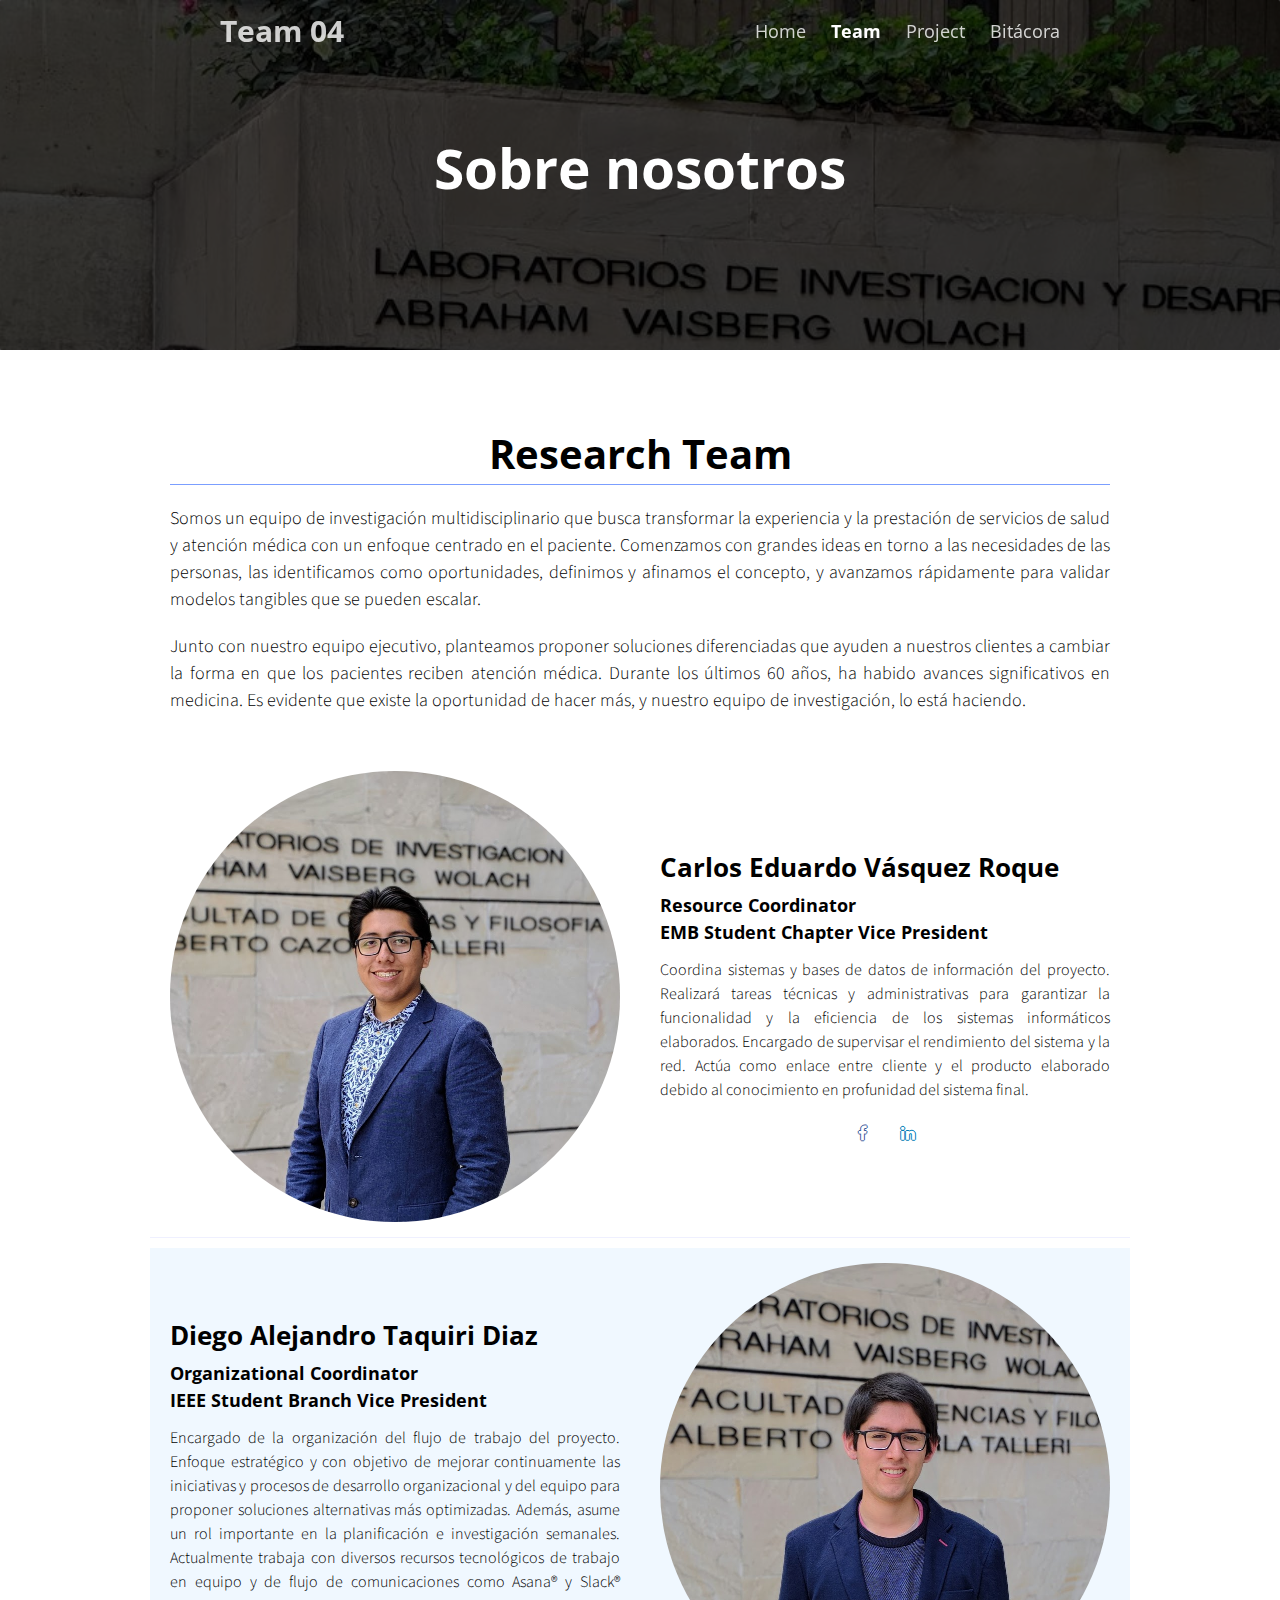
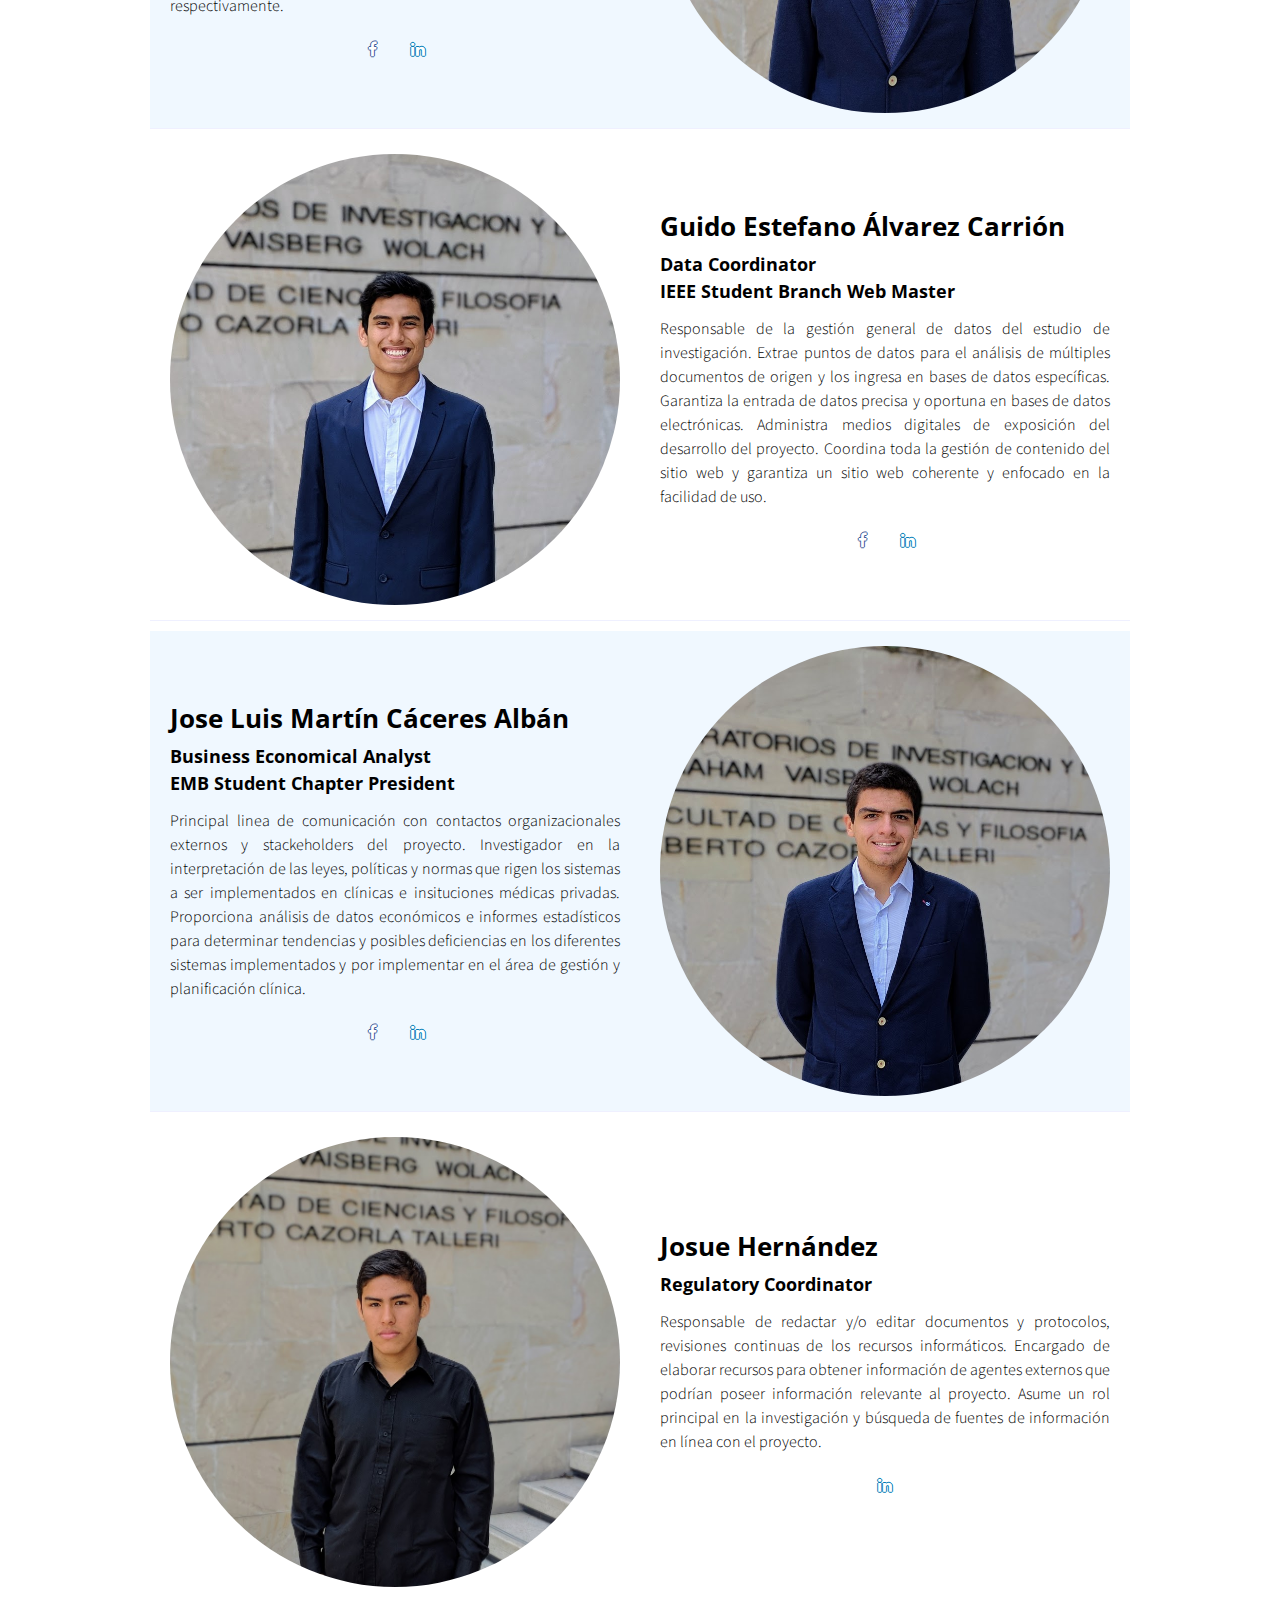
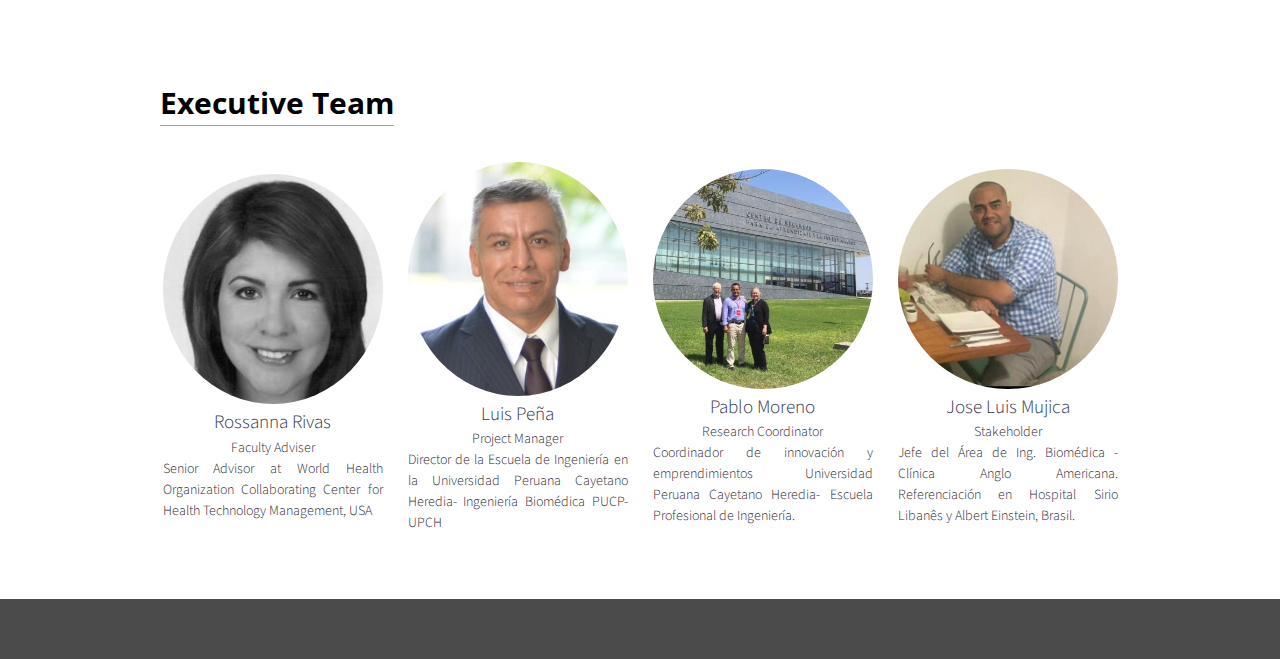
<file: team.html>
<!doctype html>
<html>

<head>
  <title>Team 04 || Equipo</title>
  <meta charset="utf-8" name="viewport" content="width=device-width, initial-scale=1">
  <link href="css/frame.css" media="screen" rel="stylesheet" type="text/css" />
  <link href="css/controls.css" media="screen" rel="stylesheet" type="text/css" />
  <link href="css/custom.css" media="screen" rel="stylesheet" type="text/css" />
  <link href='https://fonts.googleapis.com/css?family=Open+Sans:400,700' rel='stylesheet' type='text/css'>
  <link href='https://fonts.googleapis.com/css?family=Open+Sans+Condensed:300,700' rel='stylesheet' type='text/css'>
  <link href="https://fonts.googleapis.com/css?family=Source+Sans+Pro:400,700" rel="stylesheet">
  <link rel="stylesheet" href="https://cdnjs.cloudflare.com/ajax/libs/font-awesome/4.7.0/css/font-awesome.min.css">
  <script src="https://ajax.googleapis.com/ajax/libs/jquery/3.3.1/jquery.min.js"></script>
  <script src="js/menu.js"></script>
  <style>
    .menu-team {
      color: rgb(255, 255, 255) !important;
      opacity: 1 !important;
      font-weight: 700 !important;
    }
      
    .sticky {
      background-color:#010315;
    }
  </style>
</head>

<body>
<!--------- NAV BAR --------->
  <div class="menu-container" id="menu">
      <div class="menu">
          <div class="menu-table flex-row-space-between">
            <div class="logo flex-row-center">
              <a href="index.html">Team 04</a>
            </div>
            <a class="menu-button" tabindex="0" href="javascript:void(0)">
              <img src="img/menu.png">
            </a>
            <div class="menu-items flex-row-center flex-item">
              <a href="index.html" class="menu-index">Home</a>
              <a href="team.html" class="menu-team">Team</a>
              <a href="proyecto.html" class="menu-embedding">Project</a>
            </div>
          </div>
        </div>
    </div>
<!---------------------------------->
  <div class="content-container" style="position:relative; background-color: ">
<!-------------------------------CABECERA--------------------------------->
    <div class="image parallax" style="background-image: url(img/Tean-Header01.jpg); min-height: 350px; margin: 0; z-index: 1">
        <div class="content-table flex-column" style="background-color: rgba(0, 0, 0, 0.72)">
            <div class="flex-item flex-column" style="position: relative; top: 100px">
            <h2 style="align-self: center; color: white; font-size: 55px; text-align: center">Sobre nosotros</h2>
<!--            <h4 style="align-self: center; color: #bfbfbf; font-size: 18px"></h4>-->
            </div>  
        </div>
      </div>
<!------------------------------------------------------------------------->
<!--/_/_/_/_/_/_/_/_/_/_/_/------CONTENIDO------/_/_/_/_/_/_/_/_/_/_/_/-->
    <br><br>
    <div class="content">
      <div class="content-table flex-column">
<!-----------------About Us--------------------->
        <div class="flex-row">
          <div class="flex-item flex-column">
            <h2 style="text-align: center; font-size: 40px">Research Team</h2>
            <hr style="background-color: #7b9eff; height: 1px; border: 0">
            <p class="text" style="text-align: justify; font-size: 18px">
                Somos un equipo de investigación multidisciplinario que busca transformar la experiencia y la prestación de servicios de salud y atención médica con un enfoque centrado en el paciente. Comenzamos con grandes ideas en torno a las necesidades de las personas, las identificamos como oportunidades, definimos y afinamos el concepto, y avanzamos rápidamente para validar modelos tangibles que se pueden escalar.
              </p>
              <p class="text" style="text-align: justify; font-size: 18px">Junto con nuestro equipo ejecutivo, planteamos proponer soluciones diferenciadas que ayuden a nuestros clientes a cambiar la forma en que los pacientes reciben atención médica. Durante los últimos 60 años, ha habido avances significativos en medicina. Es evidente que existe la oportunidad de hacer más, y nuestro equipo de investigación, lo está haciendo.</p>
              <p></p>
                
              
              
          </div>
        </div>

<!--------------------------------------------->
<!-------------------Equipo--------------------->
        <div class="flex-row">
          <div class="flex-item flex-item-stretch flex-column">
            <img class="image" src="img/Tean-Carlos.jpg" style="border-radius: 500px; max-width: 450px; align-self: center">
          </div>
          <div class="flex-item flex-item-stretch flex-column">
            <h2 style="font-size: 26px">Carlos Eduardo Vásquez Roque</h2>
            <h3>Resource Coordinator<br>EMB Student Chapter Vice President</h3>
            <p class="text" style="text-align: justify">
              Coordina sistemas y bases de datos de información del proyecto. Realizará tareas técnicas y administrativas para garantizar la funcionalidad y la eficiencia de los sistemas informáticos elaborados. Encargado de supervisar el rendimiento del sistema y la red. Actúa como enlace entre cliente y el producto elaborado debido al conocimiento en profunidad del sistema final.  
            </p>
              <div class="felx-row" style="align-self: center">
                  <a href="https://www.facebook.com/cae.vasquezroque" class="fa fa-facebook"></a>
                  <a href="https://www.linkedin.com/in/carlos-eduardo-v%C3%A1squez-roque-11692a192/" class="fa fa-linkedin"></a>
              </div>
          </div>
        </div>
        <hr style="background-color: #7b9eff; height: 1px; border: 0; background-color: rgba(221, 224, 255, 0.48)">
        <div class="flex-row" style="background-color: aliceblue">
          <div class="flex-item flex-item-stretch flex-column">
            <h2 style="font-size: 26px">Diego Alejandro Taquiri Diaz</h2>
            <h3>Organizational Coordinator<br>IEEE Student Branch Vice President</h3>
            <p class="text" style="text-align: justify">
              Encargado de la organización del flujo de trabajo del proyecto. Enfoque estratégico y con objetivo de mejorar continuamente las iniciativas y procesos de desarrollo organizacional y del equipo para proponer soluciones alternativas más optimizadas. Además, asume un rol importante en la planificación e investigación semanales. Actualmente trabaja con diversos recursos tecnológicos de trabajo en equipo y de flujo de comunicaciones como Asana® y Slack® respectivamente. 
            </p>
              <div class="felx-row" style="align-self: center">
                  <a href="https://www.facebook.com/dtaquiri" class="fa fa-facebook"></a>
                  <a href="http://www.linkedin.com/in/diego-alejandro-taquiri-diaz-b2a129191" class="fa fa-linkedin" ></a>
              </div>
          </div>
          <div class="flex-item flex-item-stretch flex-column">
            <img class="image" src="img/Tean-Diego.jpg" style="border-radius: 500px; max-width: 450px; align-self: center">
          </div>
        </div>
        <hr style="background-color: #7b9eff; height: 1px; border: 0; background-color: rgba(221, 224, 255, 0.48)">
        <div class="flex-row">
          <div class="flex-item flex-item-stretch flex-column">
            <img class="image" src="img/Tean-Estefano.jpg" style="border-radius: 500px; max-width: 450px; align-self: center">
          </div>
          <div class="flex-item flex-item-stretch flex-column">
            <h2 style="font-size: 26px">Guido Estefano Álvarez Carrión</h2>
            <h3>Data Coordinator<br>IEEE Student Branch Web Master</h3>
            <p class="text" style="text-align: justify">
              Responsable de la gestión general de datos del estudio de investigación. Extrae puntos de datos para el análisis de múltiples documentos de origen y los ingresa en bases de datos específicas. Garantiza la entrada de datos precisa y oportuna en bases de datos electrónicas. Administra medios digitales de exposición del desarrollo del proyecto. Coordina toda la gestión de contenido del sitio web y garantiza un sitio web coherente y enfocado en la facilidad de uso. 
            </p>
              <div class="felx-row" style="align-self: center">
                  <a href="https://www.facebook.com/estefano.alvarez.1?ref=bookmarks" class="fa fa-facebook"></a>
                  <a href="https://www.linkedin.com/in/estefano-alvarez-006347193/" class="fa fa-linkedin"></a>
              </div>
          </div>
          </div>
        <hr style="background-color: #7b9eff; height: 1px; border: 0; background-color: rgba(221, 224, 255, 0.48)">
        <div class="flex-row" style="background-color: aliceblue">
          <div class="flex-item flex-item-stretch flex-column">
            <h2 style="font-size: 26px">Jose Luis Martín Cáceres Albán</h2>
            <h3>Business Economical Analyst<br>EMB Student Chapter President</h3>
            <p class="text" style="text-align: justify">
             Principal linea de comunicación con contactos organizacionales externos y stackeholders del proyecto. Investigador en la interpretación de las leyes, políticas y normas que rigen los sistemas a ser implementados en clínicas e insituciones médicas privadas. Proporciona análisis de datos económicos e informes estadísticos para determinar tendencias y posibles deficiencias en los diferentes sistemas implementados y por implementar en el área de gestión y planificación clínica.  
            </p>
              <div class="felx-row" style="align-self: center">
                  <a href="https://www.facebook.com/joseluis.caceresalban" class="fa fa-facebook"></a>
                  <a href="https://www.linkedin.com/in/jose-luis-caceres-alban-164ba816b/" class="fa fa-linkedin"></a>
              </div>
            </div>
            <div class="flex-item flex-item-stretch flex-column">
            <img class="image" src="img/Tean-JoseLuis.jpg" style="border-radius: 500px; max-width: 450px; align-self: center">
            </div>
          </div>
        <hr style="background-color: #7b9eff; height: 1px; border: 0; background-color: rgba(221, 224, 255, 0.48)">
        <div class="flex-row">
          <div class="flex-item flex-item-stretch flex-column">
            <img class="image" src="img/Tean-Josue.jpg" style="border-radius: 500px; max-width: 450px; align-self: center">
          </div>
          <div class="flex-item flex-item-stretch flex-column">
            <h2 style="font-size: 26px">Josue Hernández</h2>
            <h3>Regulatory Coordinator</h3>
            <p class="text" style="text-align: justify">
              Responsable de redactar y/o editar documentos y protocolos, revisiones continuas de los recursos informáticos. Encargado de elaborar recursos para obtener información de agentes externos que podrían poseer información relevante al proyecto. Asume un rol principal en la investigación y búsqueda de fuentes de información en línea con el proyecto.   
            </p>
            <div class="felx-row" style="align-self: center">
<!--                <a href="#" class="fa fa-facebook"></a>-->
                <a href="https://www.linkedin.com/in/josue-fernando-delgado-hila-40a371192" class="fa fa-linkedin"></a>
              </div>
          </div>
        </div>
      </div>
        <br><br>
<!--------------------------------------------->
      <div class="content">  
        <div class="flex-row">
          <div class="flex-item flex-column">
            <h2 style="text-align: left; font-size: 30px">Executive Team</h2>
            <hr style="background-color: #7b9eff; height: 1px; border: 0">
          </div>
        </div>
      <div class="flex-row">
              <div class="gallery" style="align-self:flex-end; background-color: #ffffff; width: 100%px; align-items:baseline; align-content:stretch; text-align: center; margin: auto">
                  <a class="flex-column" style="margin:auto">
                      <div class="ex-team" style="border-top-left-radius: 500px; border-top-right-radius: 500px; max-width: 220px"> 
                        <img class="image adaptative-image" src="img/Tean-Rossana.jpg" style="border-radius: 100%; min-height: 190px">
                        <div class="image-caption" style="font-size: 19px; color: #323852">Rossanna Rivas</div>
                        <p class="image-caption" style="font-size: 14px; color: #2c2d34"> Faculty Adviser</p>
                          <p class="image-caption" style="font-size: 14px; color: #2c2d34; text-align: justify"> Senior Advisor at World Health Organization Collaborating Center for Health Technology Management, USA</p>
                      </div>
                  </a>
                  <a class="flex-column" style="margin:auto">
                      <div class="ex-team" style="border-top-left-radius: 500px; border-top-right-radius: 500px; max-width: 220px"> 
                        <img class="image adaptative-image" src="img/Tean-Luis.jpg" style="border-radius: 100%; min-height: 190px">
                        <div class="image-caption" style="font-size: 19px; color: #323852; ">Luis Peña</div>
                        <p class="image-caption" style="font-size: 14px; color: #2c2d34"> Project Manager</p>
                          <p class="image-caption" style="font-size: 14px; color: #2c2d34; text-align: justify"> Director de la Escuela de Ingeniería en la Universidad Peruana Cayetano Heredia- Ingeniería Biomédica PUCP-UPCH</p>
                      </div>
                  </a>
                  <a class="flex-column" style="margin:auto">
                      <div class="ex-team" style="border-top-left-radius: 500px; border-top-right-radius: 500px; max-width: 220px"> 
                        <img class="image adaptative-image" src="img/Tean-Pablo.jpeg" style="border-radius: 100%; min-height: 190px">
                        <div class="image-caption" style="font-size: 19px; color: #323852">Pablo Moreno</div>
                        <p class="image-caption" style="font-size: 14px; color: #2c2d34"> Research Coordinator</p>
                        <p class="image-caption" style="font-size: 14px; color: #2c2d34; text-align: justify"> Coordinador de innovación y emprendimientos Universidad Peruana Cayetano Heredia- Escuela Profesional de Ingeniería.</p>
                      </div>
                  </a>
                  
                  <a class="flex-column" style="margin:auto">
                      <div class="ex-team" style="border-top-left-radius: 500px; border-top-right-radius: 500px; max-width: 220px"> 
                        <img class="image adaptative-image" src="img/Tean-Jose.jpg" style="border-radius: 100%; min-height: 190px">
                        <div class="image-caption" style="font-size: 19px; color: #323852">Jose Luis Mujica</div>
                        <p class="image-caption" style="font-size: 14px; color: #2c2d34"> Stakeholder</p>
                          <p class="image-caption" style="font-size: 14px; color: #2c2d34; text-align: justify"> Jefe del Área de Ing. Biomédica - Clínica Anglo Americana. Referenciación en Hospital Sirio Libanês y Albert Einstein, Brasil.</p>
                      </div>
                  </a>
                </div>
          </div>
        </div>
      </div>
    </div>
    <br><br>
<!--/-/_/_/_/_/_/_/_/_/_/_/_/_/_/_/_/_/_/_/_/_/_/_/_/_/_/_/_/_/-->
      
<!-----------------PIE DE PÁGINA--------------------->
    <div style="background-color: #4b4b4b">
        <div class="content" style="font-size: 12px; align-self: : center; text-align: center">
            <div class="content-table flex-column" style="align-content: center">
                <div class="flex-row" style="color: white">
                  <div class="flex-item flex-column">
                    <p class="text text-large">
                     
                    </p>
                  </div>
                  <div class="flex-item flex-column">
                    <p class="text text-large">
                      
                    </p>
                  </div>
                </div>
            </div>
        </div>
      </div>
<!--------------------------------------------->

    
</body>

</html>
</file>
<file: css/frame.css>
/*************************************************************************
 * GitHub: https://github.com/yenchiah/project-website-template
 * Version: v3.12
 * This CSS file is for the website frame
 * If you want to keep this template updated, avoid modifying this file
 * Instead, add your own CSS in the index.css
 *************************************************************************/

html,
html {
  scroll-behavior: smooth;
}

body {
  margin: 0;
  padding: 0;
  background-color: white;
  font-family: 'Open Sans', Helvetica, Arial, sans-serif;
  left: 0;
  right: 0;
  width: auto;
}

::selection {
  color: #ffffff;
  background: #092188;
}

a {
  outline: none;
  cursor: pointer;
}

b {
  color: #000a5a
}

th,td {
    text-align: center
}

img {
  -webkit-touch-callout: none;
  -webkit-user-select: none;
  -khtml-user-select: none;
  -moz-user-select: none;
  -ms-user-select: none;
  user-select: none;
}

video {
  -webkit-touch-callout: none;
  -webkit-user-select: none;
  -khtml-user-select: none;
  -moz-user-select: none;
  -ms-user-select: none;
  user-select: none;
}

h2 {
  font-size: 24px;
  margin: 10px 0 0 0;
  padding: 0;
  font-weight: bold;
  font-family: 'Open Sans', Helvetica, Arial, sans-serif;
  align-items: center;
}

h2-2::before{
    content: '';
    position:absolute;
    width: 150px;
    height: 3px;
    background: #3237b7;
    border-radius: 7px;
}

h2-2 {
  font-size: 24px;
  margin: 10px 0 0 0;
  padding: 0;
  font-weight: bold;
  font-family: 'Open Sans', Helvetica, Arial, sans-serif;
  align-items: center;
}

h3 {
  font-size: 18px;
  margin: 5px 15px 2px 0;
  padding: 0;
  font-weight: bold;
  font-family: 'Open Sans', Helvetica, Arial, sans-serif;
}

ul {
  margin: 10px 0 10px 0;
}

hr {
  border: 0;
  height: 1px;
  background: #333;
  margin: 0 0 10px 0;
}

.menu-container {
  z-index: 2;
  position: fixed;
  top: 0;
  width: 100%;
  background-color: rgba(33, 33, 33, 0);
  min-width: 300px;
  -webkit-touch-callout: none;
  -webkit-transition: background-color;
  -webkit-user-select: none;
  -khtml-user-select: none;
  -moz-user-select: none;
  -ms-user-select: none;
  user-select: none;
  transition: top 0.3s;
}

.teal,
.hover-teal:hover{
    color:#fff!important;background-color:#009688!important
}
.button:hover{
    color:#000!important;
    background-color:#ccc!important
}

.sidebar{
    height:100%;
    width:200px;
    background-color:#fff;
    position:fixed!important;
    z-index:1;
    overflow:auto
}
.border-right{
    border-left:1px solid #ccc!important; 
    border-top:1px solid #ccc!important
}

.bar-item{
    padding:8px 16px;
    float:left;
    width:auto;
    border:none;
    display:block;
    outline:0
}

.menu {
  position: relative;
  margin: 0 auto;
  max-width: 900px;
}

.menu-table {
  padding: 10px 10px;
  width: 100%;
  margin: 0;
}

.menu-table2 {
  padding: 0;
  width: 50%;
  margin: 0;
}

.menu-highlight {
  color: rgb(255, 255, 255) !important;
  opacity: 1 !important;
  font-weight: 700 !important;
}

.logo {
  margin-left: 20px;
}

.logo a {
  color: rgba(255, 255, 255, 0.8);
  font-family: 'Open Sans Condensed', Helvetica, Arial, sans-serif;
  font-size: 30px;
  text-decoration: none;
  font-weight: 700;
  flex: 1 auto;
}

.menu-button {
  width: 40px;
  height: 40px;
  display: none;
  cursor: pointer;
  margin-right: 20px;
}

.menu-button img {
  width: 30px;
  height: 30px;
}

.menu-items a {
  color: rgba(255, 255, 255, 0.8);
  text-decoration: none;
  font-weight: 400;
  font-size: 18px;
  flex: 1 auto;
  transition: opacity 0.1s ease-in-out;
  -moz-transition: opacity 0.1s ease-in-out;
  -webkit-transition: opacity 0.1s ease-in-out;
  font-family: 'Open Sans', Helvetica, Arial, sans-serif;
  white-space: nowrap;
}

.menu-items a:not(:last-child) {
  margin-right: 25px;
}

.menu-items a:hover {
  color: rgb(255, 255, 255);
  opacity: 1;
}

.content-container {
  z-index: 1;
  top: 0;
  position: relative;
  width: 100%;
  min-width: 300px;
}

.fa {
  padding: 10px;
  font-size: 20px;
  border-radius: 50%;
  width: 20px;
  text-align: center;
  text-decoration: none;
  margin: 3px 1px;
}

.fa:hover {
    opacity: 0.7;
}

.fa-facebook {
  color: white;
  text-shadow: -1px 0 #3B5998, 0 1px #3B5998, 1px 0 #3B5998, 0 -1px #3B5998;
}

.fa-twitter {
  color: white;
  text-shadow: -1px 0 #55ACEE, 0 1px #55ACEE, 1px 0 #55ACEE, 0 -1px #55ACEE;
}

.fa-linkedin {
  color: white;
  text-shadow: -1px 0 #007bb5, 0 1px #007bb5, 1px 0 #007bb5, 0 -1px #007bb5;
}

.fa-instagram {
  color: white;
  text-shadow: -1px 0 #125688, 0 1px #125688, 1px 0 #125688, 0 -1px #125688;
}

.collapsible {
    background-color: #777;
    color: white;
    cursor: pointer;
    padding: 18px;
    width: 100%;
    border: none;
    text-align: left;
    outline: none;
    font-size: 25px;
}

.active, .collapsible:hover {
    background-color: #555;
}

.sticky {
        background-color:#010315;
        box-shadow: 0 5px 10px 0 rgba(38, 38, 38, 0.6);
}

.week {
  position: relative;
  border-radius: 15px;
  background-color: #ffffff;
  box-shadow: 0 4px 8px 0 rgba(0, 0, 0, 0.2), 0 6px 20px 0 rgba(0, 0, 0, 0.19);
  cursor: pointer;
  margin: 0 auto;
  font-size: 16px;
  font-family: 'Source Sans Pro', Helvetica, Arial, sans-serif;
  font-weight: 300;
  line-height: 1.5;
}
.actual{
    box-shadow: 0 4px 8px 0 rgba(12, 137, 65, 0.31), 0 6px 20px 0 rgba(7, 137, 58, 0.17)
}

.week:active{
  box-shadow: 0 2px 4px 0 rgba(0, 59, 255, 0.2), 0 3px 10px 0 rgba(0, 59, 255, 0.1); 
  transform: translateY(3px);
}

.week:hover{
  transform: translateY(-3px);
}

.week-image{
    margin-top: 0 !important; 
    margin-bottom: 15px !important;
    border-top-left-radius: 15px !important;
    border-top-right-radius: 15px !important;
    min-height: 190px !important;
}

.ex-team {
  position: relative;
  border-radius: 15px;
  background-color: #ffffff;
  cursor: pointer;
  margin: 0 auto;
  font-size: 16px;
  font-family: 'Source Sans Pro', Helvetica, Arial, sans-serif;
  font-weight: 300;
  line-height: 1.5;
}

.content {
  position: relative;
  margin: 0 auto;
  font-size: 16px;
  font-family: 'Source Sans Pro', Helvetica, Arial, sans-serif;
  font-weight: 300;
  line-height: 1.5;
  max-width: 1000px;
}

.content p a {
  text-decoration: none;
  color: #005cbf;
}

.content p a:hover {
  text-decoration: underline;
}

.content-table {
  padding: 20px 10px;
  width: 100%;
  margin: 0;
}

.flex-column {
  display: flex;
  flex-direction: column;
  flex-wrap: wrap;
  justify-content: flex-start;
  align-items: stretch;
  align-content: stretch;
  box-sizing: border-box;
}

.flex-row-space-between {
  display: flex;
  flex-direction: row;
  flex-wrap: wrap;
  justify-content: space-between;
  align-items: center;
  align-content: stretch;
  box-sizing: border-box;
}

.flex-row {
  display: flex;
  flex-direction: row;
  flex-wrap: wrap;
  justify-content: flex-start;
  align-items: center;
  align-content: stretch;
  box-sizing: border-box;
}

.flex-row-center {
  display: flex;
  flex-direction: row;
  flex-wrap: wrap;
  justify-content: center;
  align-items: center;
  align-content: stretch;
  box-sizing: border-box;
}

.flex-item-stretch {
  flex: 1 auto;
}

.flex-item-stretch-2 {
  flex: 1 auto;
}

.flex-item-stretch-3 {
  flex: 1 auto;
}

.flex-item-stretch-4 {
  flex: 1 auto;
}

.flex-item-stretch-5 {
  flex: 1 auto;
}

.flex-item {
  margin: 0 20px;
}

.left-align {
  float: left;
}

.right-align {
  float: right;
}

.full-width {
  width: 100%;
}

.badge-text {
  font-size: 30px;
  font-weight: 700;
}

.text {
  margin: 10px 0 10px 0;
  padding: 0;
}

.text-large-margin {
  margin: 15px 0 15px 0;
  padding: 0;
}

.text-small-margin {
  margin: 5px 0 5px 0;
  padding: 0;
}

.text-no-margin {
  margin: 0;
  padding: 0;
}

.image {
  border-radius: 2px;
  width: 100%;
  margin: 15px 0;
  -webkit-touch-callout: none;
  -webkit-user-select: none;
  -khtml-user-select: none;
  -moz-user-select: none;
  -ms-user-select: none;
  user-select: none;
  display: flex;
}

.image img,
.image video {
  width: 100%;
  height: auto;
  box-sizing: border-box;
  display: table-cell;
  overflow: hidden;
  border-radius: 2px;
}

.parallax {
  background-attachment: fixed;
  background-position: center;
  background-repeat: repeat;
  background-size: cover;
}

.adaptive-image {
  background-position: center;
  background-repeat: no-repeat;
  background-size: cover;
}

.image-wrap-text {
  float: left;
  margin: 5px 40px 25px 0;
}

.image-caption {
  width: 100%;
  color: #4d5676;
  text-align: center;
  margin-top: -10px;
  margin-bottom: 10px;
}

.max-width-400 {
  max-width: 400px;
}

.max-width-full {
  max-width: 100%;
}

.max-width-140 {
  max-width: 140px;
}

ol.publication {
  display: flex;
  flex-direction: column-reverse;
  list-style: none;
  margin: auto;
  padding: 0;
  flex-wrap: wrap;
}

ol.publication li {
  display: flex;
  align-items: baseline;
  margin: 0;
  padding: 0;
}

ol.publication li p:before {
  line-height: 1;
  margin-right: 5px;
}

ol.publication.C-list {
  counter-reset: C-counter;
}

ol.publication.C-list li p {
  counter-increment: C-counter;
}

ol.publication.C-list li p:before {
  content: "[C"counter(C-counter)"]";
}

ol.publication.J-list {
  counter-reset: J-counter;
}

ol.publication.J-list li p {
  counter-increment: J-counter;
}

ol.publication.J-list li p:before {
  content: "[J"counter(J-counter)"]";
}

ol.publication.T-list {
  counter-reset: T-counter;
}

ol.publication.T-list li p {
  counter-increment: T-counter;
}

ol.publication.T-list li p:before {
  content: "[T"counter(T-counter)"]";
}

ol.publication.O-list {
  counter-reset: O-counter;
}

ol.publication.O-list li p {
  counter-increment: O-counter;
}

ol.publication.O-list li p:before {
  content: "[O"counter(O-counter)"]";
}

ol.publication.P-list {
  counter-reset: P-counter;
}

ol.publication.P-list li p {
  counter-increment: P-counter;
}

ol.publication.P-list li p:before {
  content: "[P"counter(P-counter)"]";
}

ol.publication.M-list {
  counter-reset: M-counter;
}

ol.publication.M-list li p {
  counter-increment: M-counter;
}

ol.publication.M-list li p:before {
  content: "[M"counter(M-counter)"]";
}

ol.publication.F-list {
  counter-reset: F-counter;
}

ol.publication.F-list li p {
  counter-increment: F-counter;
}

ol.publication.F-list li p:before {
  content: "[F"counter(F-counter)"]";
}

ol.publication.A-list {
  counter-reset: A-counter;
}

ol.publication.A-list li p {
  counter-increment: A-counter;
}

ol.publication.A-list li p:before {
  content: "[A"counter(A-counter)"]";
}

.noselect {
  -webkit-touch-callout: none;
  -webkit-user-select: none;
  -khtml-user-select: none;
  -moz-user-select: none;
  -ms-user-select: none;
  user-select: none;
}

.center-align-content {
  display: flex;
  justify-content: center;
  align-items: center;
}

.left-align-content {
  display: flex;
  justify-content: flex-start;
  align-items: center;
}

.text-large {
  font-size: 20px;
}

.text-small {
  font-size: 12px;
}

.text-italic {
  font-style: italic;
}

.text-justify {
  text-align: justify;
}

.text-center {
  text-align: center;
}

.iframe-container {
  position: absolute;
  top: 61px;
  bottom: 0;
  left: 0;
  height: auto;
  width: 100%;
  min-width: 300px;
}

.iframe {
  border: 0;
  width: 100%;
  height: 100%;
}

.force-no-scroll {
  overflow-y: hidden;
}

.force-scroll {
  overflow-y: scroll;
}

.highlight-text {
  font-weight: bold;
}

.add-top-margin {
  margin-top: 15px;
  align-items: center
}

.add-top-margin-small {
  margin-top: 5px;
}

.add-bottom-margin {
  margin-bottom: 15px;
}

.add-bottom-margin-small {
  margin-bottom: 5px;
}

.custom-text-info,
.custom-text-info p,
.custom-text-info a {
  color: #17a2b8;
}

.custom-text-info a:hover {
  color: #007082;
}

.custom-text-primary,
.custom-text-primary p,
.custom-text-primary a {
  color: #007bff;
}

.custom-text-primary a:hover {
  color: #005cbf;
}

.custom-text-danger,
.custom-text-danger p,
.custom-text-danger a {
  color: #dc3545;
}

.custom-text-danger a:hover {
  color: #a71120;
}

.gallery {
  display: flex;
  flex-direction: row;
  flex-wrap: wrap;
  justify-content: flex-start;
  align-items: center;
  align-content:stretch;
  box-sizing: border-box;
  width: 100%;
  padding: 0 10px;
}

.gallery a {
  border: 1px solid rgba(0, 0, 0, 0);
  color: black;
  text-decoration: none;
  padding: 10px;
  cursor: default;
  -webkit-touch-callout: none;
  -webkit-user-select: none;
  -khtml-user-select: none;
  -moz-user-select: none;
  -ms-user-select: none;
  user-select: none;
}

.gallery a>img,
.gallery a>video {
  border-radius: 2px;
  width: 100%;
  background-image: url(../img/loading.gif);
  background-repeat: no-repeat;
  background-size: 30px 30px;
  background-position: center;
  min-height: 50px;
}

.gallery a>div {
  width: 100%;
  text-align: center;
}

@media screen and (min-width: 900px) {
  .flex-item-stretch {
    flex: 1;
  }

  .flex-item-stretch-2 {
    flex: 2;
  }

  .flex-item-stretch-3 {
    flex: 3;
  }

  .flex-item-stretch-4 {
    flex: 4;
  }

  .flex-item-stretch-5 {
    flex: 5;
  }
}

@media screen and (max-width: 750px) {
  .logo {
    -webkit-tap-highlight-color: transparent;
  }

  .menu-items {
    display: none;
    width: 100%;
  }

  .menu-items a:first-child {
    margin-top: 10px;
  }

  .menu-items a {
    width: 100%;
    padding: 10px 0;
    border-top: 1px solid rgba(255, 255, 255, 0.5);
  }

  .menu-button {
    display: flex;
    flex-direction: row;
    flex-wrap: wrap;
    justify-content: flex-end;
    align-items: center;
    align-content: stretch;
    box-sizing: border-box;
    -webkit-tap-highlight-color: transparent;
  }

  .menu-button:focus {
    pointer-events: none;
  }

  .menu-button:focus+.menu-items {
    display: block;
  }

  .menu-button:focus+.menu-items a {
    display: block;
  }

  .menu-items:hover {
    display: block;
  }

  .menu-items>a {
    display: block;
  }

  .image-wrap-text {
    max-width: 100%;
    margin-bottom: 20px;
  }
}

@media screen and (min-width: 900px) {
  .gallery a {
    flex: 1 0 25%;
    max-width: 25%;
  }
}

@media screen and (min-width: 700px) and (max-width: 900px) {
  .gallery a {
    flex: 1 0 33.3%;
    max-width: 33.3%;
  }
}

@media screen and (min-width: 500px) and (max-width: 700px) {
  .gallery a {
    flex: 1 0 50%;
    max-width: 50%;
  }
}

@media screen and (max-width: 500px) {
  .gallery a {
    flex: 1 0 100%;
    max-width: 100%;
  }
}
</file>
<file: css/controls.css>
/*************************************************************************
 * GitHub: https://github.com/yenchiah/project-website-template
 * Version: v3.12
 * This CSS file has control elements that do not require JavaScript
 * If you want to keep this template updated, avoid modifying this file
 * Instead, add your own CSS in the index.css
 *************************************************************************/
.diagram-block{
  font-family: 'Open Sans', Helvetica, Arial, sans-serif;
  max-width: 500px;
  padding: 10px 20px;
  text-align: center;
  font-size: 20px;
  line-height: 15px;
  outline: none;
  border-radius: 5px;
  cursor: pointer;
  box-shadow: none;
  transition: background-color 0.1s, box-shadow 0.1s, border 0.1s;
  text-decoration: none;
  display: inline-block;
  box-sizing: border-box;
  border: none;
  -webkit-touch-callout: none;
  -webkit-user-select: none;
  -khtml-user-select: none;
  -moz-user-select: none;
  -ms-user-select: none;
  user-select: none;
  margin: auto
}

.lil-block{
    height: 25px;
}

.sec-block {
    font-size: 1.6vmin;
    margin-top: 5px;
}

.red-block {
    color: white;
    background-color: #d42f21;
}

.green-block {
    color: white;
    background-color: #37b132;
}

.blue-block{
    color: white;
    background-color: #2665d6;
}

.lightblue-block{
    color: white;
    background-color: #08b7b7;
}

.orange-block{
    color: white;
    background-color: #d47d06;
}

.purple-block{
    color: white;
    background-color: #a55cd9;
}

.circle-block{
    border-radius: 100%;
}

.custom-image-button {
  display: flex;
  flex-direction: column;
  flex-wrap: wrap;
  justify-content: flex-start;
  align-items: stretch;
  align-content: stretch;
  box-sizing: border-box;
  text-decoration: none;
  -webkit-touch-callout: none;
  -webkit-user-select: none;
  -khtml-user-select: none;
  -moz-user-select: none;
  -ms-user-select: none;
  user-select: none;
}

.custom-button {
  font-family: 'Open Sans', Helvetica, Arial, sans-serif;
  padding: 10px 20px;
  text-align: center;
  font-size: 14px;
  line-height: 15px;
  outline: none;
  border-radius: 2px;
  cursor: pointer;
  box-shadow: none;
  transition: background-color 0.1s, box-shadow 0.1s, border 0.1s;
  text-decoration: none;
  display: block;
  box-sizing: border-box;
  color: white;
  border: 1px solid #7d7d7d;
  background-color: #7d7d7d;
  -webkit-touch-callout: none;
  -webkit-user-select: none;
  -khtml-user-select: none;
  -moz-user-select: none;
  -ms-user-select: none;
  user-select: none;
}

.custom-button:disabled {
  opacity: 0.4;
  cursor: default;
}

.custom-button-primary {
  background-color: #007bff;
  border-color: #007bff;
}

.custom-button-primary:not(:disabled):hover {
  background-color: #005cbf;
  border-color: #005cbf;
}

.custom-button-primary:not(:disabled):active {
  background-color: #005cbf;
  border-color: #005cbf;
}

.custom-button-danger {
  background-color: #dc3545;
  border-color: #dc3545;
}

.custom-button-danger:not(:disabled):hover {
  background-color: #a71120;
  border-color: #a71120;
}

.custom-button-danger:not(:disabled):active {
  background-color: #a71120;
  border-color: #a71120;
}

.custom-button-info {
  background-color: #17a2b8;
  border-color: #17a2b8;
}

.custom-button-info:hover {
  transform: translateY(-2px);
}

.custom-button-info:active {
  background-color: #0f5864;
  transform: translateY(2px);
}

.custom-button-flat {
  font-family: 'Open Sans', Helvetica, Arial, sans-serif;
  text-align: center;
  font-size: 16px;
  line-height: 16px;
  outline: none;
  border-radius: 48px;
  cursor: pointer;
  box-shadow: none;
  transition: background-color 0.1s, box-shadow 0.1s, border 0.1s;
  text-decoration: none;
  color: black;
  border: 1px solid #777777;
  background-color: white;
  padding: 13px;
  display: flex;
  flex-direction: row;
  flex-wrap: wrap;
  justify-content: center;
  align-items: center;
  align-content: center;
  box-sizing: border-box;
  -webkit-touch-callout: none;
  -webkit-user-select: none;
  -khtml-user-select: none;
  -moz-user-select: none;
  -ms-user-select: none;
  user-select: none;
}

.custom-button-flat.large {
  font-size: 18px;
  line-height: 18px;
  padding: 17px;
  border-radius: 56px;
}

.custom-button-flat.small {
  font-size: 14px;
  line-height: 14px;
  padding: 12px;
  border-radius: 42px;
}

.custom-button-flat:disabled {
  opacity: 0.4;
  cursor: default;
}

.custom-button-flat img {
  width: 20px;
  height: 20px;
}

.custom-button-flat.small img {
  width: 16px;
  height: 16px;
}

.custom-button-flat.large img {
  width: 24px;
  height: 24px;
}

.custom-button-flat span {
  margin-left: 6px;
}

.custom-textbox {
  font-family: 'Source Sans Pro', Helvetica, Arial, sans-serif;
  box-sizing: border-box;
  padding: 5px 10px;
  background: rgb(255, 255, 255);
  border: 1px solid #7d7d7d;
  font-size: 16px !important;
  outline: none;
  border-radius: 2px;
  width: 100%;
  min-height: 37px;
  max-height: 37px;
  resize: vertical;
}

textarea.custom-textbox {
  min-height: 60px !important;
  max-height: 200px !important;
}

input[readonly].custom-textbox {
  cursor: default;
  pointer-events: none;
  background: rgb(230, 230, 230);
}

.control-group {
  display: flex;
  flex-direction: row;
  flex-wrap: wrap;
  justify-content: flex-start;
  align-items: center;
  align-content: stretch;
  box-sizing: border-box;
  -webkit-touch-callout: none;
  -webkit-user-select: none;
  -khtml-user-select: none;
  -moz-user-select: none;
  -ms-user-select: none;
  user-select: none;
}

.control-group .custom-image-button {
  margin: 10px 0 10px 0;
}

.control-group .custom-image-button:not(:last-child) {
  margin-right: 15px;
}

.control-group .custom-button {
  margin: 10px 0 10px 0;
}

.control-group .custom-button:not(:last-child) {
  margin-right: 15px;
}

.control-group .custom-button-flat {
  margin: 10px 0 10px 0;
}

.control-group .custom-button-flat:not(:last-child) {
  margin-right: 15px;
}

.control-group .custom-textbox {
  margin: 10px 0 10px 0;
}

.control-group .custom-textbox:not(:last-child) {
  margin-right: 15px;
}

@media screen and (max-width: 500px) {
  .stretch-on-mobile {
    margin-left: 0 !important;
    margin-right: 0 !important;
    flex: 1 0 100%;
    max-width: 100%;
  }
}
</file>
<file: css/custom.css>
/*************************************************************************
 * Your custom CSS file
 *************************************************************************/

.custom-dropdown {
  width: 240px;
}

.custom-textbox {
  width: 240px;
}
</file>
